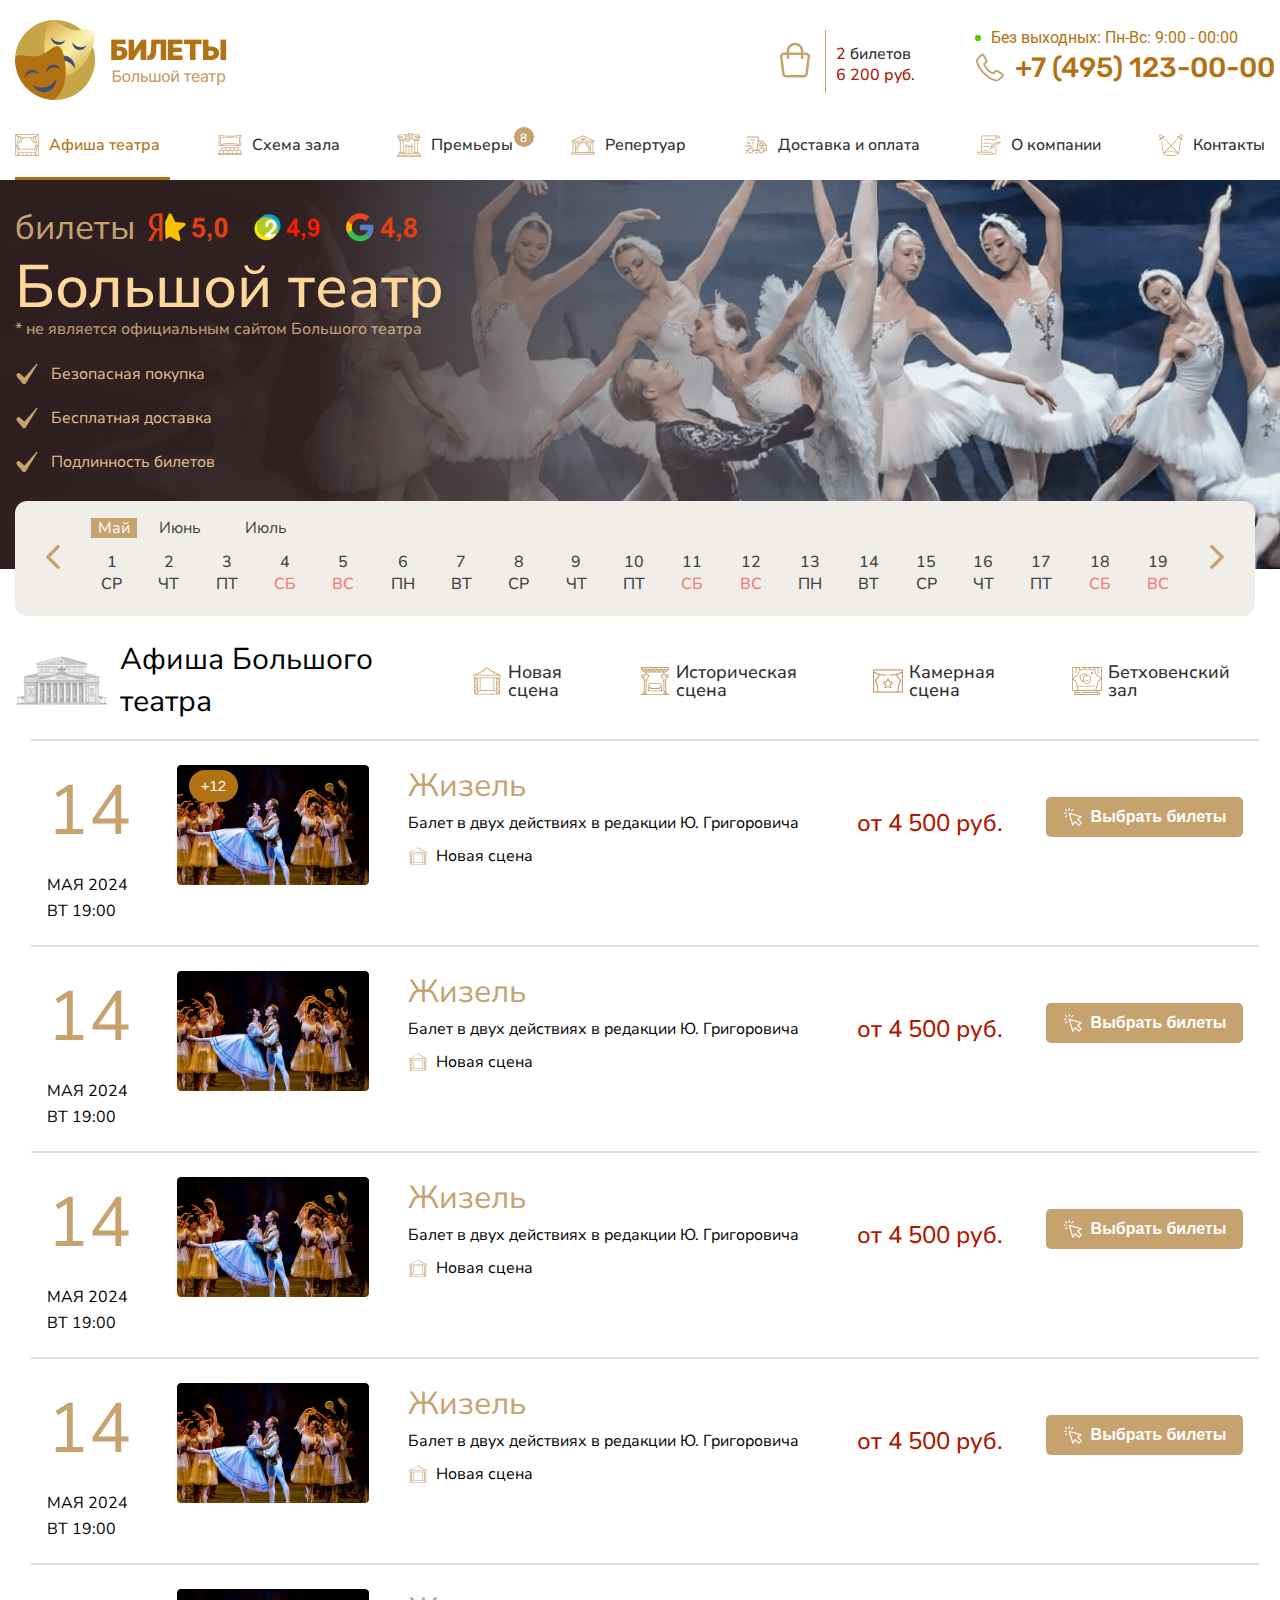
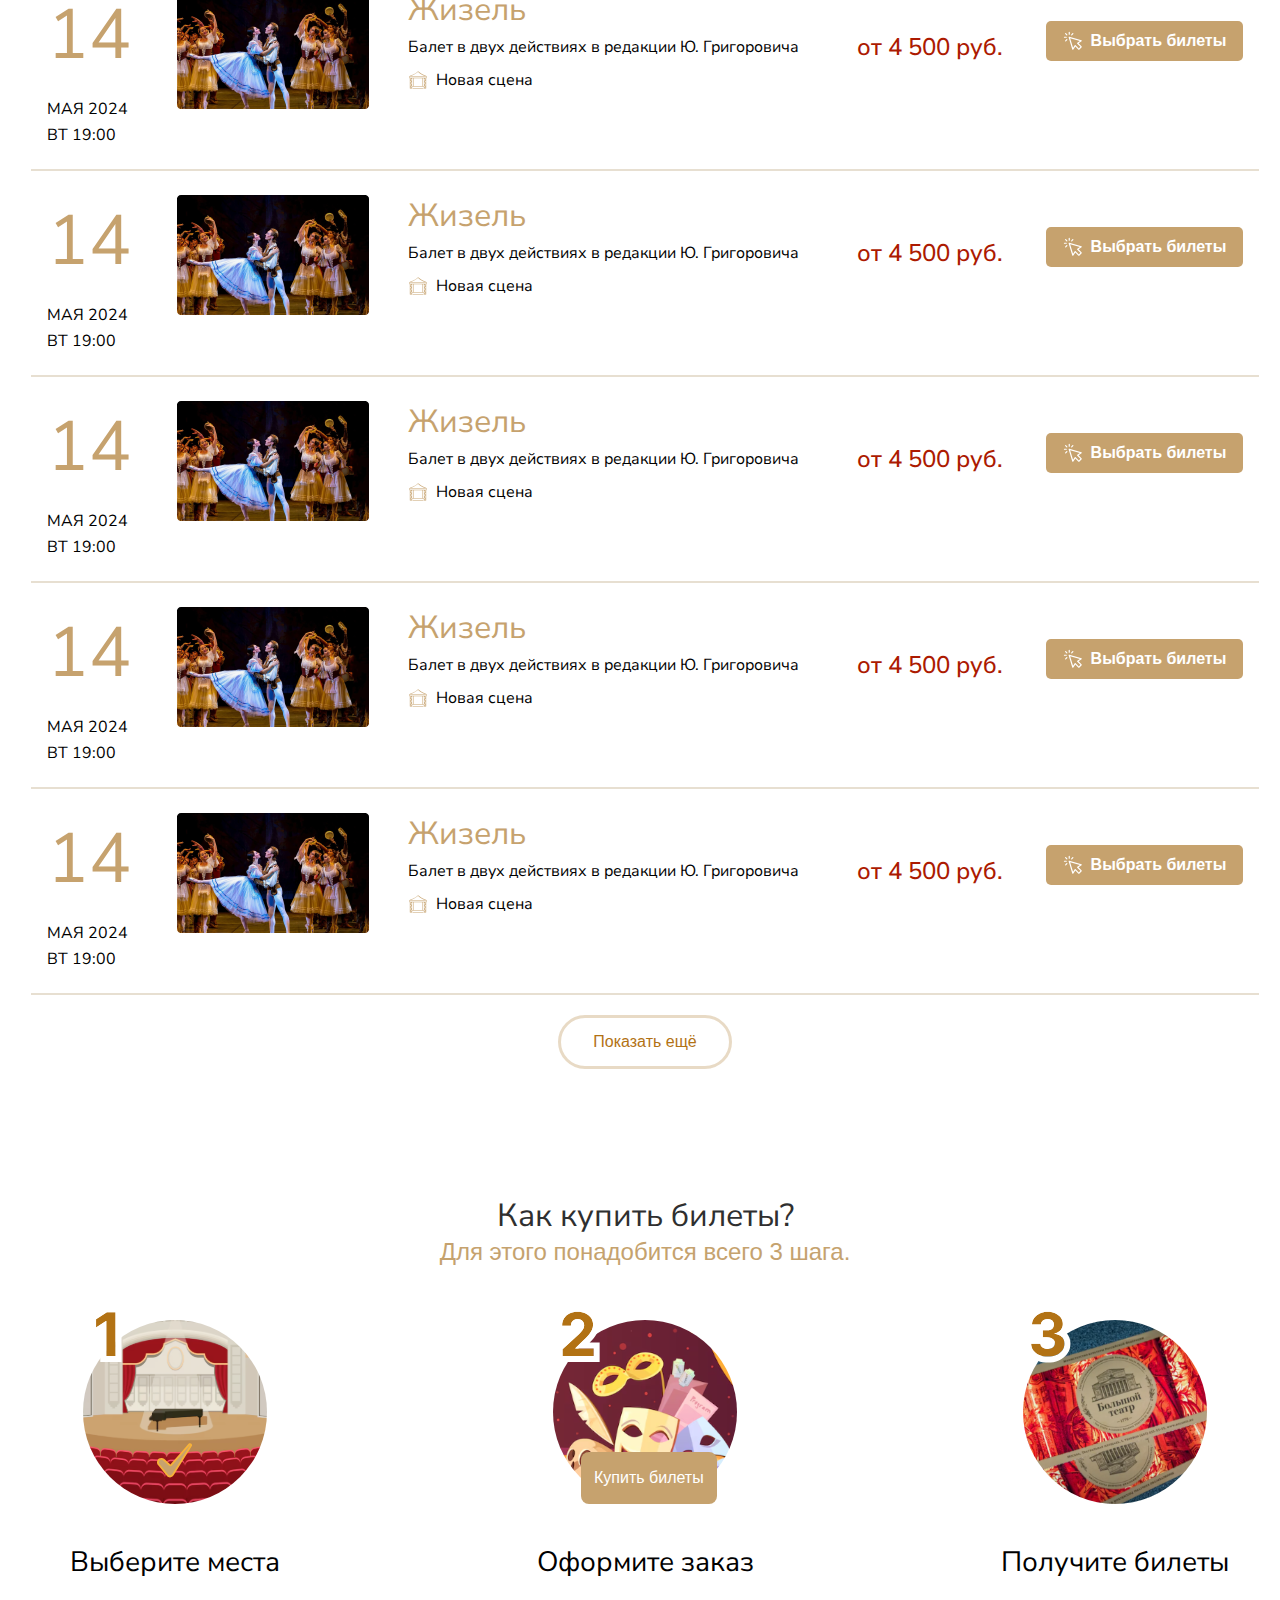
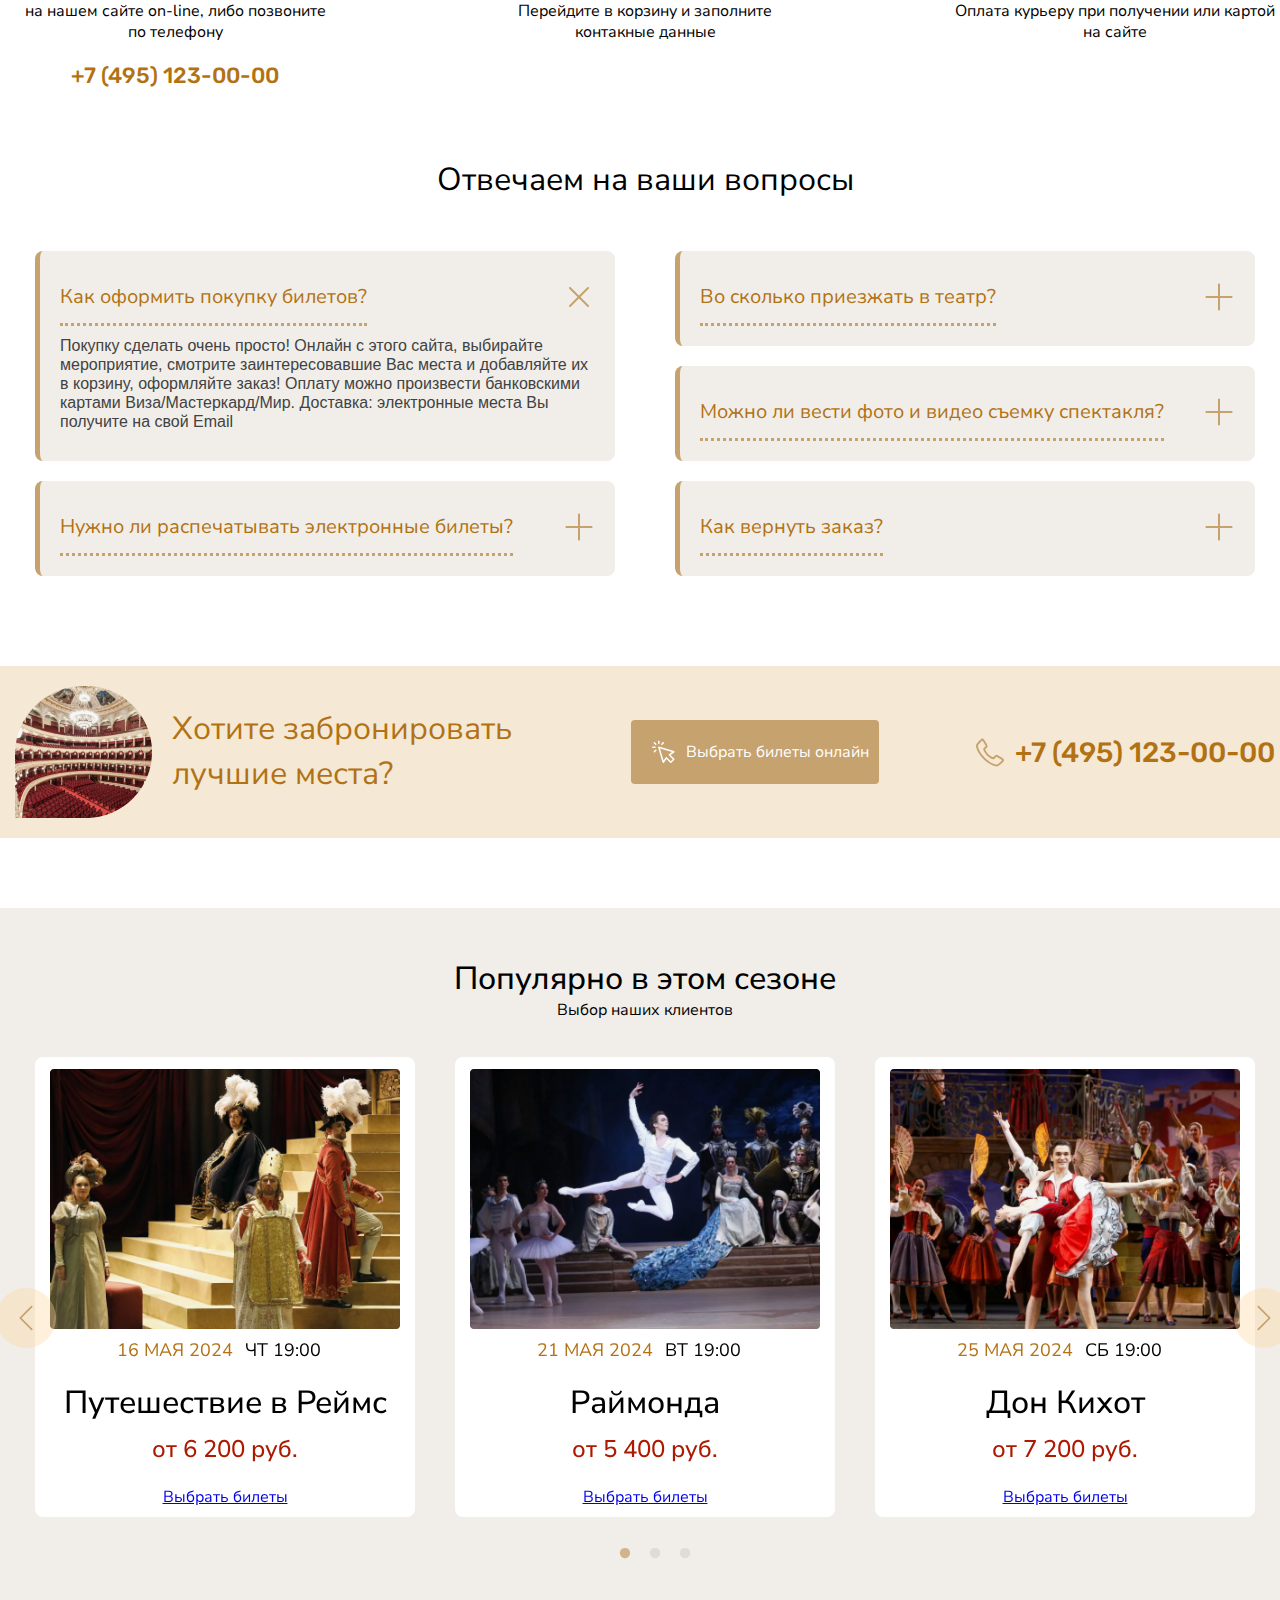
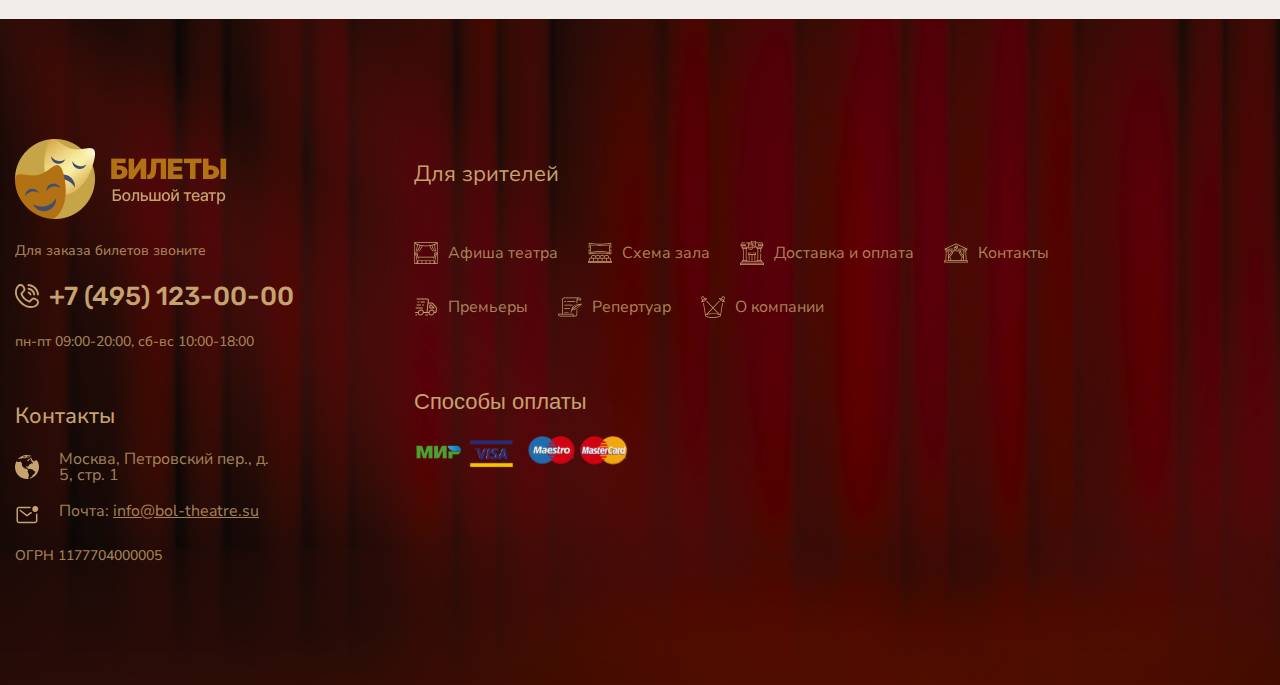
<file: index.html>
<!DOCTYPE html>
<html lang="en">
    <head>
        <meta charset="UTF-8">
        <meta name="viewport" content="width=device-width, initial-scale=1.0">
        <title>Главная - Большой театр</title>
        
        <!-- favicon -->
        <link rel="apple-touch-icon" sizes="180x180" href="./assets/img/favicon/apple-touch-icon.png">
        <link rel="icon" type="image/png" sizes="32x32" href="./assets/img/favicon/favicon-32x32.png">
        <link rel="icon" type="image/png" sizes="16x16" href="./assets/img/favicon/favicon-16x16.png">
        <link rel="manifest" href="./assets/img/favicon/site.webmanifest">

        <!-- стили -->
        <link rel="stylesheet" href="./assets/scss/main.css">
        <link rel="stylesheet" href="./assets/js/slick/slick-theme.css">
        <link rel="stylesheet" href="./assets/js/slick/slick.css">
    </head>
    <body>
        <header>
            <section class="navbar">
                <div class="container">
                    <div class="navbar__content">
                        <div class="prenavbar__content">
                            <div class="prenavbar__logo">
                                <a href="./index.html"><img
                                        src="./assets/img/logo.png"
                                        alt="logo"></a>
                            </div>
                            <div class="prenavbar__cart">
                                <div class="prenavbar__cart-item">
                                    <div class="prenavbar__cart-img">
                                        <img src="./assets/img/ico/basket.svg"
                                            alt="basket">
                                    </div>
                                    <div class="prenavbar__cart-basket">
                                        <p><span>2 </span>билетов</p>
                                        <a href="#">6 200 руб.</a>
                                    </div>
                                </div>
                                <div class="prenavbar__tel">
                                    <div class="prenavbar__tel-mode">
                                        <div class="pulse-icon"></div>
                                        <h4>Без выходных: Пн-Вс: 9:00 -
                                            00:00</h4>
                                    </div>
                                    <div class="prenavbar__tel-item">
                                        <img src="./assets/img/ico/phone.svg"
                                            alt="phone">
                                        <a href="tel:+7 (495) 123-00-00">+7 (495) 123-00-00</a>
                                    </div>
                                </div>
                            </div>
                        </div>
                        <div class="navbar__bottom">
                            <nav>
                                <ul>
                                    <li class="navbar__link-active"><img
                                            src="./assets/img/ico/navbar/theater.svg"
                                            alt="Афиша театра"><a href="#">Афиша
                                            театра</a></li>
                                    <li><img
                                            src="./assets/img/ico/navbar/schema.svg"
                                            alt="Схема зала"><a href="#">Схема
                                            зала</a></li>
                                    <li><img
                                            src="./assets/img/ico/navbar/premyer.svg"
                                            alt="Премьеры"><a href="#">Премьеры
                                            <span>8</span></a></li>
                                    <li><img
                                            src="./assets/img/ico/navbar/repertuar.svg"
                                            alt="Репертуар"><a
                                            href="#">Репертуар</a></li>
                                    <li><img
                                            src="./assets/img/ico/navbar/delivery.svg"
                                            alt="Доставка и оплата"><a
                                            href="#">Доставка и оплата</a></li>
                                    <li><img
                                            src="./assets/img/ico/navbar/about.svg"
                                            alt="О компании"><a href="#">О
                                            компании</a></li>
                                    <li><img
                                            src="./assets/img/ico/navbar/contact.svg"
                                            alt="Контакты"><a
                                            href="#">Контакты</a></li>
                                </ul>
                            </nav>
                        </div>
                    </div>
                </div>
            </section>
        </header>
        <main>
            <section class="info">
                <div class="container">
                    <div class="info__content">
                        <div class="info__ticket">
                            <h2>билеты</h2>
                            <img src="./assets/img/ticket.png" alt="ticket">
                        </div>
                        <div class="info__title">
                            <h1>Большой театр</h1>
                            <p>* не является официальным сайтом Большого
                                театра</p>
                        </div>
                        <div class="info__subtitle">
                            <div class="info__subtitle-item">
                                <img src="./assets/img/ico/check.svg"
                                    alt="check">
                                <p>Безопасная покупка</p>
                            </div>
                            <div class="info__subtitle-item">
                                <img src="./assets/img/ico/check.svg"
                                    alt="check">
                                <p>Бесплатная доставка</p>
                            </div>
                            <div class="info__subtitle-item">
                                <img src="./assets/img/ico/check.svg"
                                    alt="check">
                                <p>Подлинность билетов</p>
                            </div>
                        </div>
                    </div>
                    <div class="calendar__content">
                        <button><img src="./assets/img/ico/left.svg"
                                alt="left"></button>
                        <div class="calendar__day-container">
                            <div class="calendar__month">
                                <a class="calendar__month-active"
                                    href="#">Май</a>
                                <a href="#">Июнь</a>
                                <a href="#">Июль</a>
                            </div>
                            <div class="calendar__day">
                                <a href="#">1<span>СР</span></a>
                                <a href="#">2<span>ЧТ</span></a>
                                <a href="#">3<span>ПТ</span></a>
                                <a href="#">4<span class="rest">СБ</span></a>
                                <a href="#">5<span class="rest">ВС</span></a>
                                <a href="#">6<span>ПН</span></a>
                                <a href="#">7<span>ВТ</span></a>
                                <a href="#">8<span>СР</span></a>
                                <a href="#">9<span>ЧТ</span></a>
                                <a href="#">10<span>ПТ</span></a>
                                <a href="#">11<span class="rest">СБ</span></a>
                                <a href="#">12<span class="rest">ВС</span></a>
                                <a href="#">13<span>ПН</span></a>
                                <a href="#">14<span>ВТ</span></a>
                                <a href="#">15<span>СР</span></a>
                                <a href="#">16<span>ЧТ</span></a>
                                <a href="#">17<span>ПТ</span></a>
                                <a href="#">18<span class="rest">СБ</span></a>
                                <a href="#">19<span class="rest">ВС</span></a>
                            </div>
                        </div>
                        <button><img src="./assets/img/ico/right.svg"
                                alt="right"></button>
                    </div>
                </div>
            </section>
            <section class="table">
                <div class="container">
                    <div class="table__content">
                        <div class="table__intro">
                            <div class="table__intro-title">
                                <img src="./assets/img/ico/theatre-black.svg"
                                    alt="theater">
                                <h2>Афиша Большого театра</h2>
                            </div>
                            <div class="table__link-container">
                                <div class="table__link-item">
                                    <img src="./assets/img/ico/new_theatre.svg"
                                        alt="Новая сцена">
                                    <a href="#">Новая сцена</a>
                                </div>
                                <div class="table__link-item">
                                    <img
                                        src="./assets/img/ico/historical_scene.svg"
                                        alt="Историческая сцена">
                                    <a href="#">Историческая сцена</a>
                                </div>
                                <div class="table__link-item">
                                    <img src="./assets/img/ico/camer_scene.svg"
                                        alt="Камерная сцена">
                                    <a href="#">Камерная сцена</a>
                                </div>
                                <div class="table__link-item">
                                    <img
                                        src="./assets/img/ico/bethoven_scene.svg"
                                        alt="Бетховенский зал">
                                    <a href="#">Бетховенский зал</a>
                                </div>
                            </div>
                        </div>
                        <div class="table__wrapper">
                            <table>
                                <tbody>
                                    <th>
                                        <td>
                                            <div class="table__item-date">
                                                <h2>14</h2>
                                                <p>
                                                    МАЯ 2024
                                                </p>
                                                <p>
                                                    ВТ
                                                    19:00
                                                </p>
                                            </div>
                                        </td>
                                        <td>
                                            <div class="table__item-img">
                                                <img
                                                    src="./assets/img/theatre-item.png"
                                                    alt="theater">
                                                <span class="table__item-img-ico">+12</span>
                                            </div>
                                        </td>
                                        <td>
                                            <div class="table__item-title">
                                                <h2>Жизель</h2>
                                                <p>Балет в двух действиях в
                                                    редакции
                                                    Ю.
                                                    Григоровича</p>
                                                <a href="#"><img
                                                        src="./assets/img/ico/new_theatre-20.svg"
                                                        alt="Новая сцена">Новая
                                                    сцена</a>
                                            </div>
                                        </td>
                                        <td>
                                            <div class="table__item-price">
                                                <h3>от 4 500 руб.</h3>
                                            </div>
                                        </td>
                                        <td>
                                            <div class="table__item-link">
                                                <a href="#"><img
                                                        src="./assets/img/ico/click.svg"
                                                        alt="click">Выбрать
                                                    билеты</a>
                                            </div>
                                        </td>
                                    </th>
                                </tbody>
                                <tbody>
                                    <th>
                                        <td>
                                            <div class="table__item-date">
                                                <h2>14</h2>
                                                <p>
                                                    МАЯ 2024
                                                </p>
                                                <p>
                                                    ВТ
                                                    19:00
                                                </p>
                                            </div>
                                        </td>
                                        <td>
                                            <div class="table__item-img">
                                                <img
                                                    src="./assets/img/theatre-item.png"
                                                    alt="theater">
                                            </div>
                                        </td>
                                        <td>
                                            <div class="table__item-title">
                                                <h2>Жизель</h2>
                                                <p>Балет в двух действиях в
                                                    редакции
                                                    Ю.
                                                    Григоровича</p>
                                                <a href="#"><img
                                                        src="./assets/img/ico/new_theatre-20.svg"
                                                        alt="Новая сцена">Новая
                                                    сцена</a>
                                            </div>
                                        </td>
                                        <td>
                                            <div class="table__item-price">
                                                <h3>от 4 500 руб.</h3>
                                            </div>
                                        </td>
                                        <td>
                                            <div class="table__item-link">
                                                <a href="#"><img
                                                        src="./assets/img/ico/click.svg"
                                                        alt="click">Выбрать
                                                    билеты</a>
                                            </div>
                                        </td>
                                    </th>
                                </tbody>
                                <tbody>
                                    <th>
                                        <td>
                                            <div class="table__item-date">
                                                <h2>14</h2>
                                                <p>
                                                    МАЯ 2024
                                                </p>
                                                <p>
                                                    ВТ
                                                    19:00
                                                </p>
                                            </div>
                                        </td>
                                        <td>
                                            <div class="table__item-img">
                                                <img
                                                    src="./assets/img/theatre-item.png"
                                                    alt="theater">
                                            </div>
                                        </td>
                                        <td>
                                            <div class="table__item-title">
                                                <h2>Жизель</h2>
                                                <p>Балет в двух действиях в
                                                    редакции
                                                    Ю.
                                                    Григоровича</p>
                                                <a href="#"><img
                                                        src="./assets/img/ico/new_theatre-20.svg"
                                                        alt="Новая сцена">Новая
                                                    сцена</a>
                                            </div>
                                        </td>
                                        <td>
                                            <div class="table__item-price">
                                                <h3>от 4 500 руб.</h3>
                                            </div>
                                        </td>
                                        <td>
                                            <div class="table__item-link">
                                                <a href="#"><img
                                                        src="./assets/img/ico/click.svg"
                                                        alt="click">Выбрать
                                                    билеты</a>
                                            </div>
                                        </td>
                                    </th>
                                </tbody>
                                <tbody>
                                    <th>
                                        <td>
                                            <div class="table__item-date">
                                                <h2>14</h2>
                                                <p>
                                                    МАЯ 2024
                                                </p>
                                                <p>
                                                    ВТ
                                                    19:00
                                                </p>
                                            </div>
                                        </td>
                                        <td>
                                            <div class="table__item-img">
                                                <img
                                                    src="./assets/img/theatre-item.png"
                                                    alt="theater">
                                            </div>
                                        </td>
                                        <td>
                                            <div class="table__item-title">
                                                <h2>Жизель</h2>
                                                <p>Балет в двух действиях в
                                                    редакции
                                                    Ю.
                                                    Григоровича</p>
                                                <a href="#"><img
                                                        src="./assets/img/ico/new_theatre-20.svg"
                                                        alt="Новая сцена">Новая
                                                    сцена</a>
                                            </div>
                                        </td>
                                        <td>
                                            <div class="table__item-price">
                                                <h3>от 4 500 руб.</h3>
                                            </div>
                                        </td>
                                        <td>
                                            <div class="table__item-link">
                                                <a href="#"><img
                                                        src="./assets/img/ico/click.svg"
                                                        alt="click">Выбрать
                                                    билеты</a>
                                            </div>
                                        </td>
                                    </th>
                                </tbody>
                                <tbody>
                                    <th>
                                        <td>
                                            <div class="table__item-date">
                                                <h2>14</h2>
                                                <p>
                                                    МАЯ 2024
                                                </p>
                                                <p>
                                                    ВТ
                                                    19:00
                                                </p>
                                            </div>
                                        </td>
                                        <td>
                                            <div class="table__item-img">
                                                <img
                                                    src="./assets/img/theatre-item.png"
                                                    alt="theater">
                                            </div>
                                        </td>
                                        <td>
                                            <div class="table__item-title">
                                                <h2>Жизель</h2>
                                                <p>Балет в двух действиях в
                                                    редакции
                                                    Ю.
                                                    Григоровича</p>
                                                <a href="#"><img
                                                        src="./assets/img/ico/new_theatre-20.svg"
                                                        alt="Новая сцена">Новая
                                                    сцена</a>
                                            </div>
                                        </td>
                                        <td>
                                            <div class="table__item-price">
                                                <h3>от 4 500 руб.</h3>
                                            </div>
                                        </td>
                                        <td>
                                            <div class="table__item-link">
                                                <a href="#"><img
                                                        src="./assets/img/ico/click.svg"
                                                        alt="click">Выбрать
                                                    билеты</a>
                                            </div>
                                        </td>
                                    </th>
                                </tbody>
                                <tbody>
                                    <th>
                                        <td>
                                            <div class="table__item-date">
                                                <h2>14</h2>
                                                <p>
                                                    МАЯ 2024
                                                </p>
                                                <p>
                                                    ВТ
                                                    19:00
                                                </p>
                                            </div>
                                        </td>
                                        <td>
                                            <div class="table__item-img">
                                                <img
                                                    src="./assets/img/theatre-item.png"
                                                    alt="theater">
                                            </div>
                                        </td>
                                        <td>
                                            <div class="table__item-title">
                                                <h2>Жизель</h2>
                                                <p>Балет в двух действиях в
                                                    редакции
                                                    Ю.
                                                    Григоровича</p>
                                                <a href="#"><img
                                                        src="./assets/img/ico/new_theatre-20.svg"
                                                        alt="Новая сцена">Новая
                                                    сцена</a>
                                            </div>
                                        </td>
                                        <td>
                                            <div class="table__item-price">
                                                <h3>от 4 500 руб.</h3>
                                            </div>
                                        </td>
                                        <td>
                                            <div class="table__item-link">
                                                <a href="#"><img
                                                        src="./assets/img/ico/click.svg"
                                                        alt="click">Выбрать
                                                    билеты</a>
                                            </div>
                                        </td>
                                    </th>
                                </tbody>
                                <tbody>
                                    <th>
                                        <td>
                                            <div class="table__item-date">
                                                <h2>14</h2>
                                                <p>
                                                    МАЯ 2024
                                                </p>
                                                <p>
                                                    ВТ
                                                    19:00
                                                </p>
                                            </div>
                                        </td>
                                        <td>
                                            <div class="table__item-img">
                                                <img
                                                    src="./assets/img/theatre-item.png"
                                                    alt="theater">
                                            </div>
                                        </td>
                                        <td>
                                            <div class="table__item-title">
                                                <h2>Жизель</h2>
                                                <p>Балет в двух действиях в
                                                    редакции
                                                    Ю.
                                                    Григоровича</p>
                                                <a href="#"><img
                                                        src="./assets/img/ico/new_theatre-20.svg"
                                                        alt="Новая сцена">Новая
                                                    сцена</a>
                                            </div>
                                        </td>
                                        <td>
                                            <div class="table__item-price">
                                                <h3>от 4 500 руб.</h3>
                                            </div>
                                        </td>
                                        <td>
                                            <div class="table__item-link">
                                                <a href="#"><img
                                                        src="./assets/img/ico/click.svg"
                                                        alt="click">Выбрать
                                                    билеты</a>
                                            </div>
                                        </td>
                                    </th>
                                </tbody>
                                <tbody>
                                    <th>
                                        <td>
                                            <div class="table__item-date">
                                                <h2>14</h2>
                                                <p>
                                                    МАЯ 2024
                                                </p>
                                                <p>
                                                    ВТ
                                                    19:00
                                                </p>
                                            </div>
                                        </td>
                                        <td>
                                            <div class="table__item-img">
                                                <img
                                                    src="./assets/img/theatre-item.png"
                                                    alt="theater">
                                            </div>
                                        </td>
                                        <td>
                                            <div class="table__item-title">
                                                <h2>Жизель</h2>
                                                <p>Балет в двух действиях в
                                                    редакции
                                                    Ю.
                                                    Григоровича</p>
                                                <a href="#"><img
                                                        src="./assets/img/ico/new_theatre-20.svg"
                                                        alt="Новая сцена">Новая
                                                    сцена</a>
                                            </div>
                                        </td>
                                        <td>
                                            <div class="table__item-price">
                                                <h3>от 4 500 руб.</h3>
                                            </div>
                                        </td>
                                        <td>
                                            <div class="table__item-link">
                                                <a href="#"><img
                                                        src="./assets/img/ico/click.svg"
                                                        alt="click">Выбрать
                                                    билеты</a>
                                            </div>
                                        </td>
                                    </th>
                                </tbody>
                                <tbody>
                                    <th>
                                        <td>
                                            <div class="table__item-date">
                                                <h2>14</h2>
                                                <p>
                                                    МАЯ 2024
                                                </p>
                                                <p>
                                                    ВТ
                                                    19:00
                                                </p>
                                            </div>
                                        </td>
                                        <td>
                                            <div class="table__item-img">
                                                <img
                                                    src="./assets/img/theatre-item.png"
                                                    alt="theater">
                                            </div>
                                        </td>
                                        <td>
                                            <div class="table__item-title">
                                                <h2>Жизель</h2>
                                                <p>Балет в двух действиях в
                                                    редакции
                                                    Ю.
                                                    Григоровича</p>
                                                <a href="#"><img
                                                        src="./assets/img/ico/new_theatre-20.svg"
                                                        alt="Новая сцена">Новая
                                                    сцена</a>
                                            </div>
                                        </td>
                                        <td>
                                            <div class="table__item-price">
                                                <h3>от 4 500 руб.</h3>
                                            </div>
                                        </td>
                                        <td>
                                            <div class="table__item-link">
                                                <a href="#"><img
                                                        src="./assets/img/ico/click.svg"
                                                        alt="click">Выбрать
                                                    билеты</a>
                                            </div>
                                        </td>
                                    </th>
                                </tbody>
                            </table>
                            <button class="outline__btn">Показать ещё</button>
                        </div>
                    </div>
                </div>
            </section>
            <section class="bilet">
                <div class="container">
                    <div class="bilet__content">
                        <div class="bilet__intro">
                            <h2>Как купить билеты?</h2>
                            <h3>Для этого понадобится всего 3 шага.</h3>
                        </div>
                        <div class="bilet__cards">
                            <div class="bilet__card-item">
                                <div class="bilet__img">
                                    <img src="./assets/img/ico/bilet/1.svg"
                                        alt="1">
                                </div>
                                <div class="bilet__subtitle">
                                    <h3>Выберите места</h3>
                                    <p>на нашем сайте on-line, либо позвоните по
                                        телефону</p>
                                </div>
                                <a href="tel:+7 (495) 123-00-00">+7 (495)
                                    123-00-00</a>
                            </div>
                            <div class="bilet__card-item">
                                <div class="bilet__img">
                                    <img src="./assets/img/ico/bilet/2.svg"
                                        alt="1">
                                    <a href="#" class="outline__btn">Купить
                                        билеты</a>
                                </div>
                                <div class="bilet__subtitle">
                                    <h3>Оформите заказ</h3>
                                    <p>Перейдите в корзину и заполните контакные
                                        данные</p>
                                </div>
                            </div>
                            <div class="bilet__card-item">
                                <div class="bilet__img">
                                    <img src="./assets/img/ico/bilet/3.svg"
                                        alt="1">
                                </div>
                                <div class="bilet__subtitle">
                                    <h3>Получите билеты</h3>
                                    <p>Оплата курьеру при получении или картой
                                        на сайте</p>
                                </div>
                            </div>
                        </div>
                    </div>
                </div>
            </section>
            <section class="question">
                <div class="container">
                    <div class="question__content">
                        <div class="question__intro">
                            <h2>Отвечаем на ваши вопросы</h2>
                        </div>
                        <div class="question__accordeon-wrapper">
                            <div class="question__accordeon-wrapper-block">
                                <div class="question__accordeon-item">
                                    <div class="question__accordeon-head">
                                        <h3>Как оформить покупку билетов?</h3>
                                        <button><img
                                                src="./assets/img/ico/close.svg"
                                                alt="close"></button>
                                    </div>
                                    <div class="question__accordeon-body">
                                        <p>
                                            Покупку сделать очень просто! Онлайн
                                            с
                                            этого сайта, выбирайте мероприятие,
                                            смотрите заинтересовавшие Вас места
                                            и
                                            добавляйте их в корзину, оформляйте
                                            заказ! Оплату можно произвести
                                            банковскими картами
                                            Виза/Мастеркард/Мир.
                                            Доставка: электронные места Вы
                                            получите
                                            на свой Email
                                        </p>
                                    </div>
                                </div>
                                <div class="question__accordeon-item">
                                    <div class="question__accordeon-head">
                                        <h3>Нужно ли распечатывать электронные
                                            билеты?</h3>
                                        <button><img
                                                src="./assets/img/ico/close.svg"
                                                alt="close"></button>
                                    </div>
                                    <div class="question__accordeon-body">
                                        <p>
                                            Покупку сделать очень просто! Онлайн
                                            с
                                            этого сайта, выбирайте мероприятие,
                                            смотрите заинтересовавшие Вас места
                                            и
                                            добавляйте их в корзину, оформляйте
                                            заказ! Оплату можно произвести
                                            банковскими картами
                                            Виза/Мастеркард/Мир.
                                            Доставка: электронные места Вы
                                            получите
                                            на свой Email
                                        </p>
                                    </div>
                                </div>
                            </div>
                            <div class="question__accordeon-wrapper-block">
                                <div class="question__accordeon-item">
                                    <div class="question__accordeon-head">
                                        <h3>Во сколько приезжать в театр?</h3>
                                        <button><img
                                                src="./assets/img/ico/close.svg"
                                                alt="close"></button>
                                    </div>
                                    <div class="question__accordeon-body">
                                        <p>
                                            Покупку сделать очень просто! Онлайн
                                            с
                                            этого сайта, выбирайте мероприятие,
                                            смотрите заинтересовавшие Вас места
                                            и
                                            добавляйте их в корзину, оформляйте
                                            заказ! Оплату можно произвести
                                            банковскими картами
                                            Виза/Мастеркард/Мир.
                                            Доставка: электронные места Вы
                                            получите
                                            на свой Email
                                        </p>
                                    </div>
                                </div>
                                <div class="question__accordeon-item">
                                    <div class="question__accordeon-head">
                                        <h3>Можно ли вести фото и видео съемку
                                            спектакля?</h3>
                                        <button><img
                                                src="./assets/img/ico/close.svg"
                                                alt="close"></button>
                                    </div>
                                    <div class="question__accordeon-body">
                                        <p>
                                            Покупку сделать очень просто! Онлайн
                                            с
                                            этого сайта, выбирайте мероприятие,
                                            смотрите заинтересовавшие Вас места
                                            и
                                            добавляйте их в корзину, оформляйте
                                            заказ! Оплату можно произвести
                                            банковскими картами
                                            Виза/Мастеркард/Мир.
                                            Доставка: электронные места Вы
                                            получите
                                            на свой Email
                                        </p>
                                    </div>
                                </div>
                                <div class="question__accordeon-item">
                                    <div class="question__accordeon-head">
                                        <h3>Как вернуть заказ?</h3>
                                        <button><img
                                                src="./assets/img/ico/close.svg"
                                                alt="close"></button>
                                    </div>
                                    <div class="question__accordeon-body">
                                        <p>
                                            Покупку сделать очень просто! Онлайн
                                            с
                                            этого сайта, выбирайте мероприятие,
                                            смотрите заинтересовавшие Вас места
                                            и
                                            добавляйте их в корзину, оформляйте
                                            заказ! Оплату можно произвести
                                            банковскими картами
                                            Виза/Мастеркард/Мир.
                                            Доставка: электронные места Вы
                                            получите
                                            на свой Email
                                        </p>
                                    </div>
                                </div>
                            </div>
                        </div>
                    </div>
                </div>
            </section>
            <section class="brone">
                <div class="container">
                    <div class="brone__content">
                        <div class="brone__intro">
                            <img src="./assets/img/brone.png" alt="brone">
                            <h3>Хотите забронировать лучшие места?</h3>
                        </div>
                        <div class="brone__btn">
                            <a href="#"><img src="./assets/img/ico/click.svg"
                                    alt="click">Выбрать билеты онлайн</a>
                        </div>
                        <div class="brone__tel">
                            <img src="./assets/img/ico/phone.svg" alt="phone">
                            <a href="tel:+7 (495) 123-00-00">+7 (495) 123-00-00</a>
                        </div>
                    </div>
                </div>
            </section>
            <section class="popular">
                <div class="container">
                    <div class="popular__content">
                        <div class="popular__intro">
                            <h2>Популярно в этом сезоне</h2>
                            <p>Выбор наших клиентов</p>
                        </div>
                        <div class="popular__slider">
                            <button class="slick__btn slick-left-prev"><img
                                    src="./assets/img/ico/slick-left.svg"
                                    alt="left"></button>
                            <div class="popular__slider-wrapper">
                                <div class="popular__card-item">
                                    <div class="popular__card-img">
                                        <img src="./assets/img/popular/1.png"
                                            alt="1">
                                    </div>
                                    <div class="popular__card-intro">
                                        <p>16 МАЯ 2024<span>ЧТ 19:00</span></p>
                                        <h3>Путешествие в Реймс</h3>
                                        <h5>от 6 200 руб.</h5>
                                        <a href="#"><img
                                                src="./assets/img/ico/click.svg"
                                                alt="click">Выбрать билеты</a>
                                    </div>
                                </div>
                                <div class="popular__card-item">
                                    <div class="popular__card-img">
                                        <img src="./assets/img/popular/2.png"
                                            alt="2">
                                    </div>
                                    <div class="popular__card-intro">
                                        <p>21 МАЯ 2024<span>ВТ 19:00</span></p>
                                        <h3>Раймонда</h3>
                                        <h5>от 5 400 руб.</h5>
                                        <a href="#"><img
                                                src="./assets/img/ico/click.svg"
                                                alt="click">Выбрать билеты</a>
                                    </div>
                                </div>
                                <div class="popular__card-item">
                                    <div class="popular__card-img">
                                        <img src="./assets/img/popular/3.png"
                                            alt="3">
                                    </div>
                                    <div class="popular__card-intro">
                                        <p>25 МАЯ 2024<span>СБ 19:00</span></p>
                                        <h3>Дон Кихот</h3>
                                        <h5>от 7 200 руб.</h5>
                                        <a href="#"><img
                                                src="./assets/img/ico/click.svg"
                                                alt="click">Выбрать билеты</a>
                                    </div>
                                </div>
                                <div class="popular__card-item">
                                    <div class="popular__card-img">
                                        <img src="./assets/img/popular/1.png"
                                            alt="1">
                                    </div>
                                    <div class="popular__card-intro">
                                        <p>16 МАЯ 2024<span>ЧТ 19:00</span></p>
                                        <h3>Путешествие в Реймс</h3>
                                        <h5>от 6 200 руб.</h5>
                                        <a href="#"><img
                                                src="./assets/img/ico/click.svg"
                                                alt="click">Выбрать билеты</a>
                                    </div>
                                </div>
                                <div class="popular__card-item">
                                    <div class="popular__card-img">
                                        <img src="./assets/img/popular/2.png"
                                            alt="2">
                                    </div>
                                    <div class="popular__card-intro">
                                        <p>21 МАЯ 2024<span>ВТ 19:00</span></p>
                                        <h3>Раймонда</h3>
                                        <h5>от 5 400 руб.</h5>
                                        <a href="#"><img
                                                src="./assets/img/ico/click.svg"
                                                alt="click">Выбрать билеты</a>
                                    </div>
                                </div>
                                <div class="popular__card-item">
                                    <div class="popular__card-img">
                                        <img src="./assets/img/popular/3.png"
                                            alt="3">
                                    </div>
                                    <div class="popular__card-intro">
                                        <p>25 МАЯ 2024<span>СБ 19:00</span></p>
                                        <h3>Дон Кихот</h3>
                                        <h5>от 7 200 руб.</h5>
                                        <a href="#"><img
                                                src="./assets/img/ico/click.svg"
                                                alt="click">Выбрать билеты</a>
                                    </div>
                                </div>
                                <div class="popular__card-item">
                                    <div class="popular__card-img">
                                        <img src="./assets/img/popular/1.png"
                                            alt="1">
                                    </div>
                                    <div class="popular__card-intro">
                                        <p>16 МАЯ 2024<span>ЧТ 19:00</span></p>
                                        <h3>Путешествие в Реймс</h3>
                                        <h5>от 6 200 руб.</h5>
                                        <a href="#"><img
                                                src="./assets/img/ico/click.svg"
                                                alt="click">Выбрать билеты</a>
                                    </div>
                                </div>
                                <div class="popular__card-item">
                                    <div class="popular__card-img">
                                        <img src="./assets/img/popular/2.png"
                                            alt="2">
                                    </div>
                                    <div class="popular__card-intro">
                                        <p>21 МАЯ 2024<span>ВТ 19:00</span></p>
                                        <h3>Раймонда</h3>
                                        <h5>от 5 400 руб.</h5>
                                        <a href="#"><img
                                                src="./assets/img/ico/click.svg"
                                                alt="click">Выбрать билеты</a>
                                    </div>
                                </div>
                                <div class="popular__card-item">
                                    <div class="popular__card-img">
                                        <img src="./assets/img/popular/3.png"
                                            alt="3">
                                    </div>
                                    <div class="popular__card-intro">
                                        <p>25 МАЯ 2024<span>СБ 19:00</span></p>
                                        <h3>Дон Кихот</h3>
                                        <h5>от 7 200 руб.</h5>
                                        <a href="#"><img
                                                src="./assets/img/ico/click.svg"
                                                alt="click">Выбрать билеты</a>
                                    </div>
                                </div>
                            </div>
                            <button class="slick__btn slick-right-next"><img
                                    src="./assets/img/ico/slick-right.svg"
                                    alt="right"></button>
                        </div>
                    </div>
                </div>
            </section>
        </main>
        <footer>
            <div class="footer footer__main">
                <div class="container">
                    <div class="footer__content">
                        <div class="footer__block">
                            <div class="footer__block-item">
                                <div class="footer__logo">
                                    <a href="./index.html"><img
                                            src="./assets/img/logo.png"
                                            alt="logo"></a>
                                </div>
                                <div class="footer__tel">
                                    <p>Для заказа билетов звоните</p>
                                    <a href="tel:+7 (495) 123-00-00">
                                        <img src="./assets/img/ico/phone2.svg"
                                            alt="phone">
                                        +7 (495) 123-00-00
                                    </a>
                                </div>
                                <div class="footer__day">
                                    <p>пн-пт 09:00-20:00, сб-вс 10:00-18:00</p>
                                </div>
                            </div>
                            <div class="footer__block-item">
                                <h3>Контакты</h3>
                                <div class="footer__item-address">
                                    <img src="./assets/img/ico/world.svg" alt="world">
                                    <a href="#">Москва, Петровский пер., д. 5, стр. 1</a>
                                </div>
                                <div class="footer__item-address">
                                    <img src="./assets/img/ico/mail.svg" alt="mail">
                                    <a href="mailto:info@bol-theatre.su">Почта: <span>info@bol-theatre.su</span></a>
                                </div>
                                <p>
                                    ОГРН 1177704000005
                                </p>
                            </div>
                        </div>
                        <div class="footer__block">
                            <div class="footer__menu-link">
                                <p>Для зрителей</p>
                                <nav>
                                    <ul>
                                        <li><a href="#"><img src="./assets/img/ico/navbar/theater.svg" alt="Афиша театра">Афиша театра</a></li>
                                        <li><a href="#"><img src="./assets/img/ico/navbar/schema.svg" alt="Схема зала">Схема зала</a></li>
                                        <li><a href="#"><img src="./assets/img/ico/navbar/premyer.svg" alt="Доставка и оплата">Доставка и оплата</a></li>
                                        <li><a href="#"><img src="./assets/img/ico/navbar/repertuar.svg" alt="Контакты">Контакты</a></li>
                                        <li><a href="#"><img src="./assets/img/ico/navbar/delivery.svg" alt="Премьеры">Премьеры</a></li>
                                        <li><a href="#"><img src="./assets/img/ico/navbar/about.svg" alt="Репертуар">Репертуар</a></li>
                                        <li><a href="#"><img src="./assets/img/ico/navbar/contact.svg" alt="О компании">О компании</a></li>
                                    </ul>
                                </nav>
                            </div>
                            <div class="footer__pay">
                                <p>Способы оплаты</p>
                                <div class="footer__pay-ico">
                                    <img src="./assets/img/ico/pay1.svg" alt="pay1">
                                    <img src="./assets/img/ico/pay2.svg" alt="pay2">
                                </div>
                            </div>
                        </div>
                    </div>
                </div>
            </div>
        </footer>
        <script src="https://code.jquery.com/jquery-3.6.0.min.js"></script>
        <script src="./assets/js/slick/slick.min.js"></script>
        <script src="./assets/js/script.js"></script>
    </body>
</html>
</file>
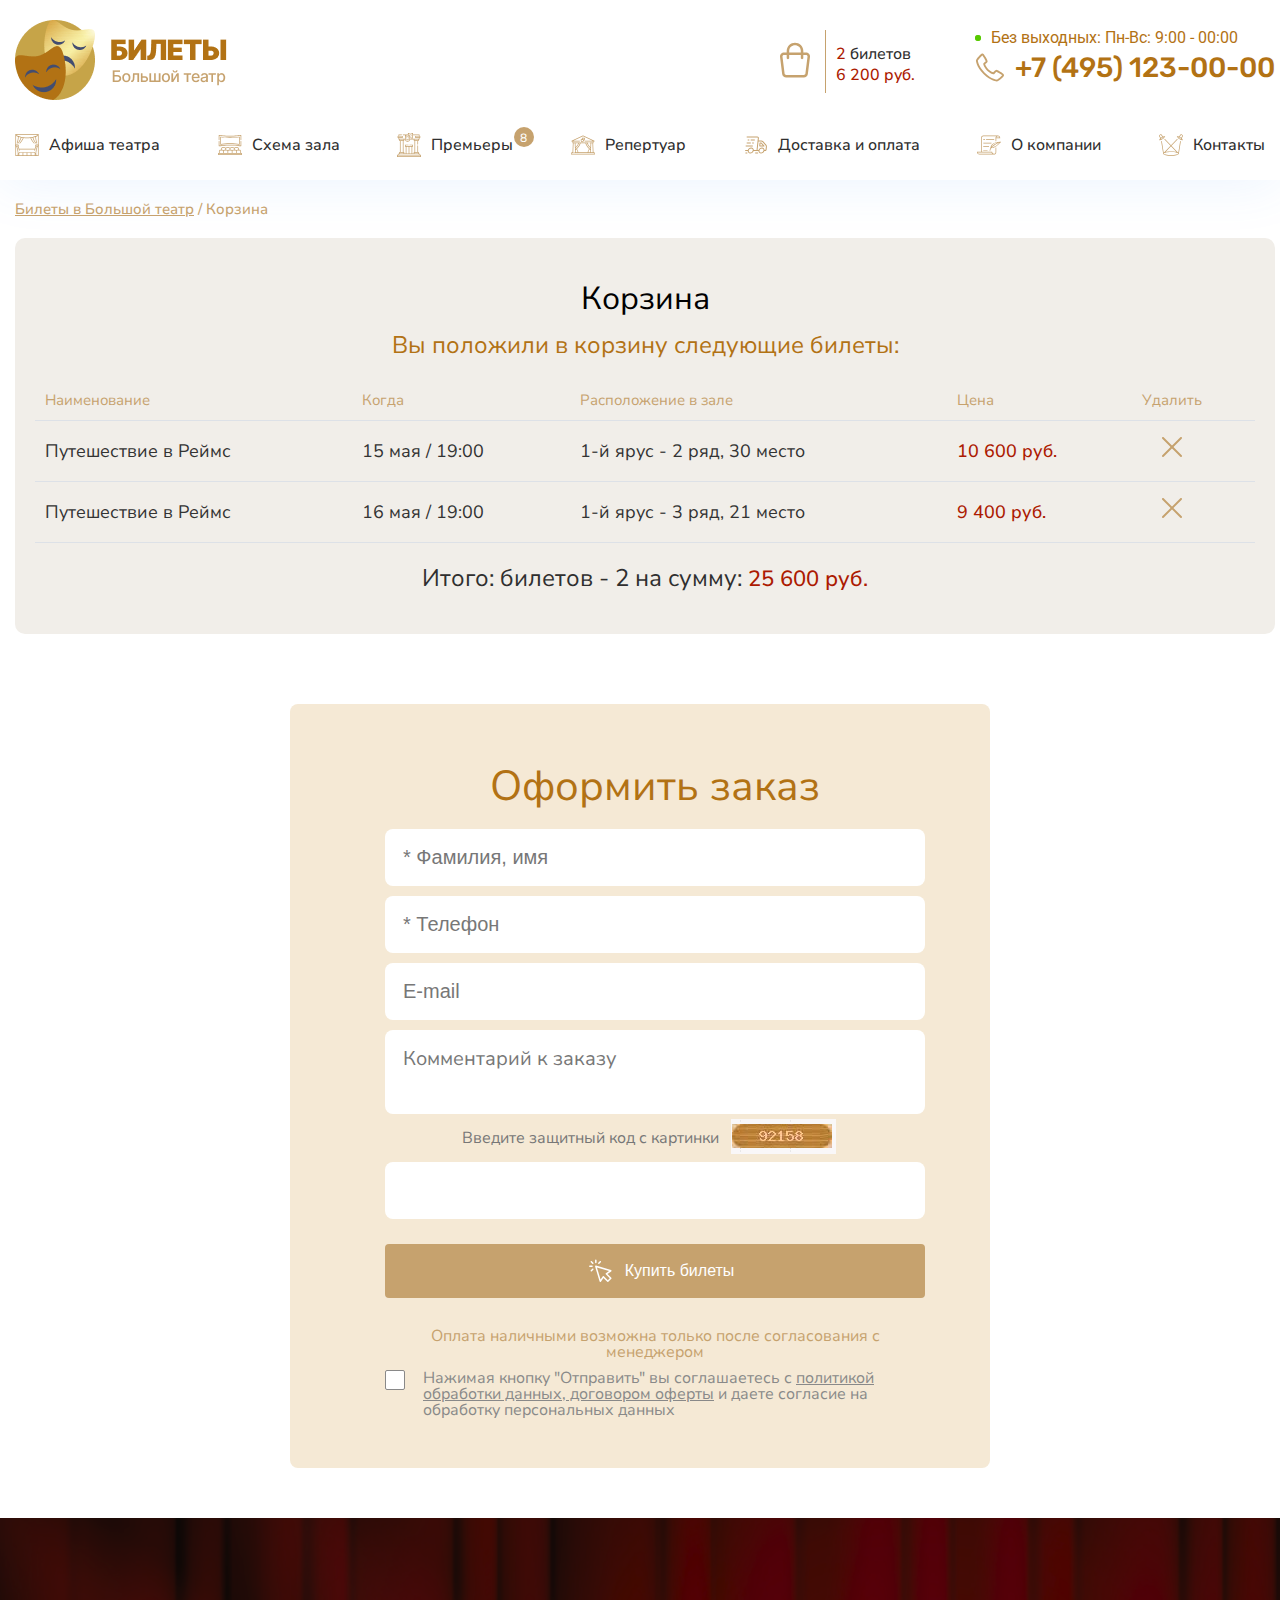
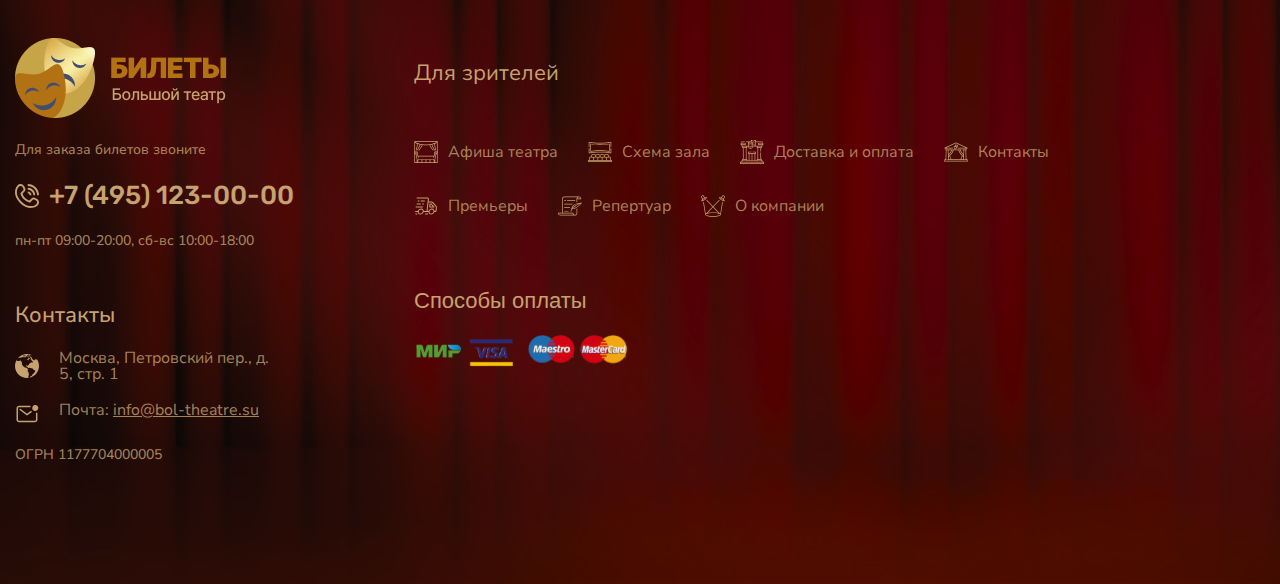
<file: cart.html>
<!DOCTYPE html>
<html lang="en">
    <head>
        <meta charset="UTF-8">
        <meta name="viewport" content="width=device-width, initial-scale=1.0">
        <title>Корзина - Большой театр</title>

        <!-- favicon -->
        <link rel="apple-touch-icon" sizes="180x180"
            href="./assets/img/favicon/apple-touch-icon.png">
        <link rel="icon" type="image/png" sizes="32x32"
            href="./assets/img/favicon/favicon-32x32.png">
        <link rel="icon" type="image/png" sizes="16x16"
            href="./assets/img/favicon/favicon-16x16.png">
        <link rel="manifest" href="./assets/img/favicon/site.webmanifest">

        <!-- стили -->
        <link rel="stylesheet" href="./assets/scss/main.css">
        <link rel="stylesheet" href="./assets/js/slick/slick-theme.css">
        <link rel="stylesheet" href="./assets/js/slick/slick.css">
    </head>
    <body>
        <header>
            <section class="cart__navbar navbar">
                <div class="container">
                    <div class="navbar__content">
                        <div class="prenavbar__content">
                            <div class="prenavbar__logo">
                                <a href="./index.html"><img
                                        src="./assets/img/logo.png"
                                        alt="logo"></a>
                            </div>
                            <div class="prenavbar__cart">
                                <div class="prenavbar__cart-item">
                                    <div class="prenavbar__cart-img">
                                        <img src="./assets/img/ico/basket.svg"
                                            alt="basket">
                                    </div>
                                    <div class="prenavbar__cart-basket">
                                        <p><span>2 </span>билетов</p>
                                        <a href="#">6 200 руб.</a>
                                    </div>
                                </div>
                                <div class="prenavbar__tel">
                                    <div class="prenavbar__tel-mode">
                                        <div class="pulse-icon"></div>
                                        <h4>Без выходных: Пн-Вс: 9:00 -
                                            00:00</h4>
                                    </div>
                                    <div class="prenavbar__tel-item">
                                        <img src="./assets/img/ico/phone.svg"
                                            alt="phone">
                                        <a href="tel:+7 (495) 123-00-00">+7
                                            (495) 123-00-00</a>
                                    </div>
                                </div>
                            </div>
                        </div>
                        <div class="navbar__bottom">
                            <nav>
                                <ul>
                                    <li><img
                                            src="./assets/img/ico/navbar/theater.svg"
                                            alt="Афиша театра"><a
                                            href="./index.html">Афиша
                                            театра</a></li>
                                    <li><img
                                            src="./assets/img/ico/navbar/schema.svg"
                                            alt="Схема зала"><a href="#">Схема
                                            зала</a></li>
                                    <li><img
                                            src="./assets/img/ico/navbar/premyer.svg"
                                            alt="Премьеры"><a href="#">Премьеры
                                            <span>8</span></a></li>
                                    <li><img
                                            src="./assets/img/ico/navbar/repertuar.svg"
                                            alt="Репертуар"><a
                                            href="#">Репертуар</a></li>
                                    <li><img
                                            src="./assets/img/ico/navbar/delivery.svg"
                                            alt="Доставка и оплата"><a
                                            href="#">Доставка и оплата</a></li>
                                    <li><img
                                            src="./assets/img/ico/navbar/about.svg"
                                            alt="О компании"><a href="#">О
                                            компании</a></li>
                                    <li><img
                                            src="./assets/img/ico/navbar/contact.svg"
                                            alt="Контакты"><a
                                            href="#">Контакты</a></li>
                                </ul>
                            </nav>
                        </div>
                    </div>
                </div>
            </section>
        </header>
        <main>
            <section class="cart">
                <div class="container">
                    <div class="cart__content">
                        <div class="cart__subtitle">
                            <a href="./index.html"><span>Билеты в Большой
                                    театр</span> / Корзина</a>
                        </div>
                        <div class="cart__wrapper">
                            <div class="cart__wrapper-title">
                                <h2>Корзина</h2>
                                <p>
                                    Вы положили в корзину следующие билеты:
                                </p>
                            </div>
                            <div class="cart__wrapper-table">
                                <table>
                                    <thead>
                                        <tr>
                                            <th>Наименование</th>
                                            <th>Когда</th>
                                            <th>Расположение в зале</th>
                                            <th>Цена</th>
                                            <th>Удалить</th>
                                        </tr>
                                    </thead>
                                    <tbody>
                                        <tr>
                                            <td>Путешествие в Реймс</td>
                                            <td>15 мая / 19:00</td>
                                            <td>1-й ярус - 2 ряд, 30 место</td>
                                            <td class="price">10 600 руб.</td>
                                            <td class="close"><img
                                                    src="./assets/img/ico/close_big.svg"
                                                    alt="close"></td>
                                        </tr>
                                        <tr>
                                            <td>Путешествие в Реймс</td>
                                            <td>16 мая / 19:00</td>
                                            <td>1-й ярус - 3 ряд, 21 место</td>
                                            <td class="price">9 400 руб.</td>
                                            <td class="close"><img
                                                    src="./assets/img/ico/close_big.svg"
                                                    alt="close"></td>
                                        </tr>
                                    </tbody>
                                </table>
                                <div class="total">
                                    <h3>Итого: билетов - 2 на сумму:
                                        <span>25 600 руб.</span></h3>
                                </div>
                            </div>
                        </div>
                    </div>
                </div>
            </section>
            <section class="contact">
                <div class="container">
                    <div class="contact__content">
                        <div class="contact__intro">
                            <h2>Оформить заказ</h2>
                        </div>
                        <div class="contact__form">
                            <form action="#">
                                <input type="text" placeholder="* Фамилия, имя">
                                <input type="text" placeholder="* Телефон">
                                <input type="text" placeholder="E-mail">
                                <textarea name="comment" id="commnet" placeholder="Комментарий к заказу"></textarea>
                                <div class="contact__form-captcha">
                                    <p>Введите защитный код с картинки</p>
                                    <div class="contact__form-captcha-item">
                                        <img src="./assets/img/ico/captcha.svg"
                                            alt="captcha">
                                    </div>
                                </div>
                                <input type="number" class="captcha">
                                <button type="submit" class="br__outline-btn">
                                    <img src="./assets/img/ico/click.svg"
                                        alt="click">
                                    Купить билеты
                                </button>
                                <p class="captcha__politics">Оплата наличными возможна только после
                                    согласования с менеджером</p>
                                <div class="contact__form-politics">
                                    <form action="#">
                                        <input type="checkbox" name="Политика"
                                            id="cb1">
                                        <label for="cb1"></label>
                                        <p>Нажимая кнопку "Отправить" вы
                                            соглашаетесь с <a href="#">политикой обработки
                                            данных, договором оферты</a> и даете
                                            согласие на обработку персональных
                                            данных</p>
                                    </form>
                                </div>
                            </form>
                        </div>
                    </div>
                </div>
            </section>
        </main>
        <footer>
            <div class="footer footer__main">
                <div class="container">
                    <div class="footer__content">
                        <div class="footer__block">
                            <div class="footer__block-item">
                                <div class="footer__logo">
                                    <a href="./index.html"><img
                                            src="./assets/img/logo.png"
                                            alt="logo"></a>
                                </div>
                                <div class="footer__tel">
                                    <p>Для заказа билетов звоните</p>
                                    <a href="tel:+7 (495) 123-00-00">
                                        <img src="./assets/img/ico/phone2.svg"
                                            alt="phone">
                                        +7 (495) 123-00-00
                                    </a>
                                </div>
                                <div class="footer__day">
                                    <p>пн-пт 09:00-20:00, сб-вс 10:00-18:00</p>
                                </div>
                            </div>
                            <div class="footer__block-item">
                                <h3>Контакты</h3>
                                <div class="footer__item-address">
                                    <img src="./assets/img/ico/world.svg"
                                        alt="world">
                                    <a href="#">Москва, Петровский пер., д. 5,
                                        стр. 1</a>
                                </div>
                                <div class="footer__item-address">
                                    <img src="./assets/img/ico/mail.svg"
                                        alt="mail">
                                    <a href="mailto:info@bol-theatre.su">Почта:
                                        <span>info@bol-theatre.su</span></a>
                                </div>
                                <p>
                                    ОГРН 1177704000005
                                </p>
                            </div>
                        </div>
                        <div class="footer__block">
                            <div class="footer__menu-link">
                                <p>Для зрителей</p>
                                <nav>
                                    <ul>
                                        <li><a href="#"><img
                                                    src="./assets/img/ico/navbar/theater.svg"
                                                    alt="Афиша театра">Афиша
                                                театра</a></li>
                                        <li><a href="#"><img
                                                    src="./assets/img/ico/navbar/schema.svg"
                                                    alt="Схема зала">Схема
                                                зала</a></li>
                                        <li><a href="#"><img
                                                    src="./assets/img/ico/navbar/premyer.svg"
                                                    alt="Доставка и оплата">Доставка
                                                и оплата</a></li>
                                        <li><a href="#"><img
                                                    src="./assets/img/ico/navbar/repertuar.svg"
                                                    alt="Контакты">Контакты</a></li>
                                        <li><a href="#"><img
                                                    src="./assets/img/ico/navbar/delivery.svg"
                                                    alt="Премьеры">Премьеры</a></li>
                                        <li><a href="#"><img
                                                    src="./assets/img/ico/navbar/about.svg"
                                                    alt="Репертуар">Репертуар</a></li>
                                        <li><a href="#"><img
                                                    src="./assets/img/ico/navbar/contact.svg"
                                                    alt="О компании">О
                                                компании</a></li>
                                    </ul>
                                </nav>
                            </div>
                            <div class="footer__pay">
                                <p>Способы оплаты</p>
                                <div class="footer__pay-ico">
                                    <img src="./assets/img/ico/pay1.svg"
                                        alt="pay1">
                                    <img src="./assets/img/ico/pay2.svg"
                                        alt="pay2">
                                </div>
                            </div>
                        </div>
                    </div>
                </div>
            </div>
        </footer>
        <script src="https://code.jquery.com/jquery-3.6.0.min.js"></script>
        <script src="./assets/js/slick/slick.min.js"></script>
        <script src="./assets/js/script.js"></script>
    </body>
</html>
</file>
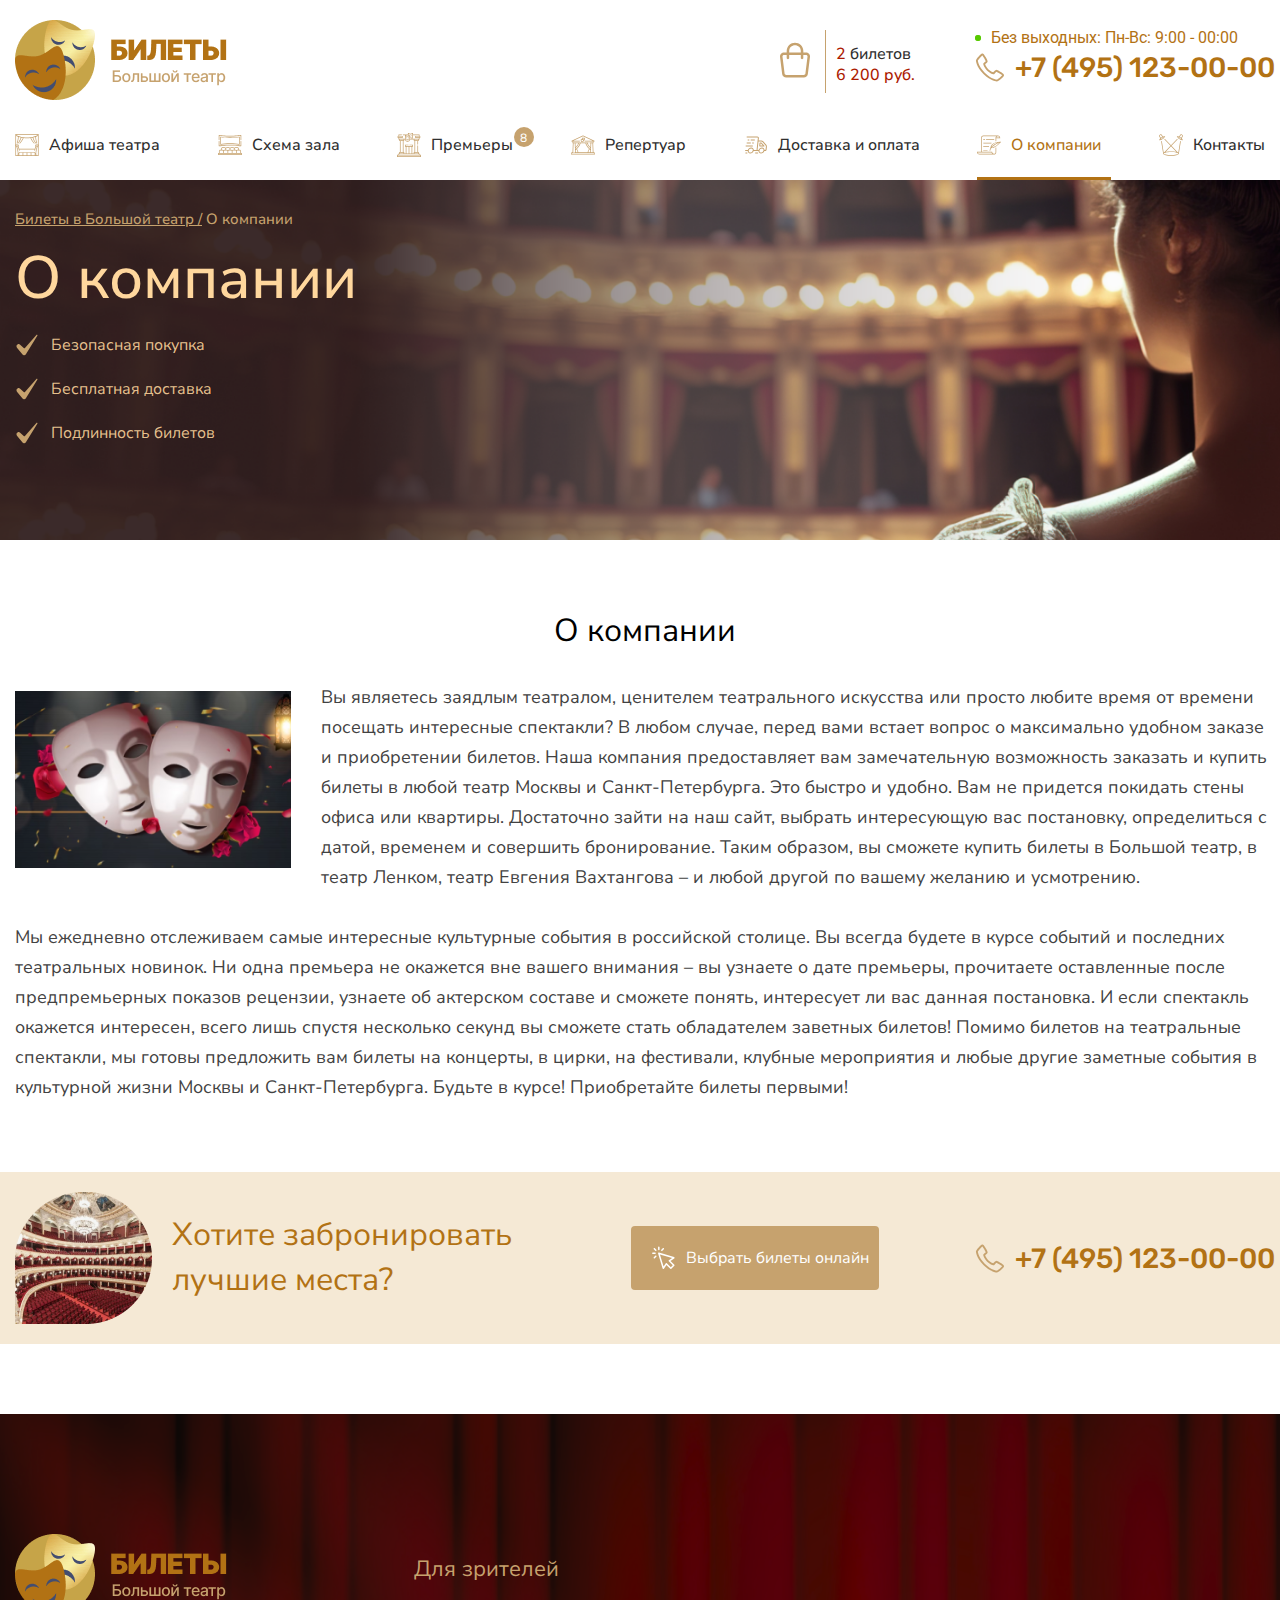
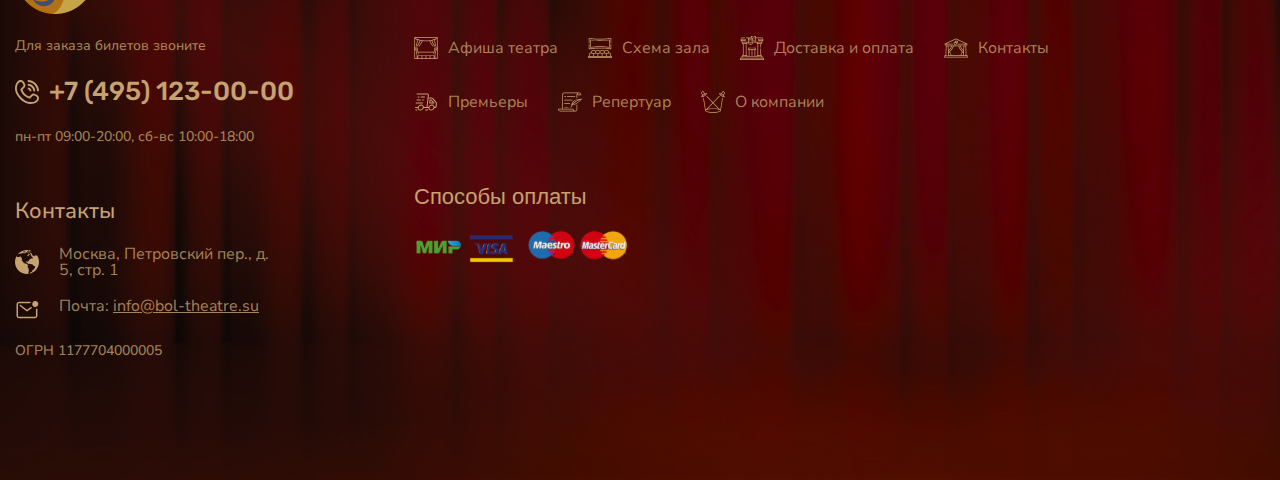
<file: company.html>
<!DOCTYPE html>
<html lang="en">
    <head>
        <meta charset="UTF-8">
        <meta name="viewport" content="width=device-width, initial-scale=1.0">
        <title>О компании - Большой театр</title>

        <!-- favicon -->
        <link rel="apple-touch-icon" sizes="180x180"
            href="./assets/img/favicon/apple-touch-icon.png">
        <link rel="icon" type="image/png" sizes="32x32"
            href="./assets/img/favicon/favicon-32x32.png">
        <link rel="icon" type="image/png" sizes="16x16"
            href="./assets/img/favicon/favicon-16x16.png">
        <link rel="manifest" href="./assets/img/favicon/site.webmanifest">

        <!-- стили -->
        <link rel="stylesheet" href="./assets/scss/main.css">
        <link rel="stylesheet" href="./assets/js/slick/slick-theme.css">
        <link rel="stylesheet" href="./assets/js/slick/slick.css">
    </head>
    <body>
        <header>
            <section class="navbar">
                <div class="container">
                    <div class="navbar__content">
                        <div class="prenavbar__content">
                            <div class="prenavbar__logo">
                                <a href="./index.html"><img
                                        src="./assets/img/logo.png"
                                        alt="logo"></a>
                            </div>
                            <div class="prenavbar__cart">
                                <div class="prenavbar__cart-item">
                                    <div class="prenavbar__cart-img">
                                        <img src="./assets/img/ico/basket.svg"
                                            alt="basket">
                                    </div>
                                    <div class="prenavbar__cart-basket">
                                        <p><span>2 </span>билетов</p>
                                        <a href="#">6 200 руб.</a>
                                    </div>
                                </div>
                                <div class="prenavbar__tel">
                                    <div class="prenavbar__tel-mode">
                                        <div class="pulse-icon"></div>
                                        <h4>Без выходных: Пн-Вс: 9:00 -
                                            00:00</h4>
                                    </div>
                                    <div class="prenavbar__tel-item">
                                        <img src="./assets/img/ico/phone.svg"
                                            alt="phone">
                                        <a href="tel:+7 (495) 123-00-00">+7
                                            (495) 123-00-00</a>
                                    </div>
                                </div>
                            </div>
                        </div>
                        <div class="navbar__bottom">
                            <nav>
                                <ul>
                                    <li><img
                                            src="./assets/img/ico/navbar/theater.svg"
                                            alt="Афиша театра"><a
                                            href="./index.html">Афиша
                                            театра</a></li>
                                    <li><img
                                            src="./assets/img/ico/navbar/schema.svg"
                                            alt="Схема зала"><a href="#">Схема
                                            зала</a></li>
                                    <li><img
                                            src="./assets/img/ico/navbar/premyer.svg"
                                            alt="Премьеры"><a href="#">Премьеры
                                            <span>8</span></a></li>
                                    <li><img
                                            src="./assets/img/ico/navbar/repertuar.svg"
                                            alt="Репертуар"><a
                                            href="#">Репертуар</a></li>
                                    <li><img
                                            src="./assets/img/ico/navbar/delivery.svg"
                                            alt="Доставка и оплата"><a
                                            href="#">Доставка и оплата</a></li>
                                    <li class="navbar__link-active"><img
                                            src="./assets/img/ico/navbar/about.svg"
                                            alt="О компании"><a href="#">О
                                            компании</a></li>
                                    <li><img
                                            src="./assets/img/ico/navbar/contact.svg"
                                            alt="Контакты"><a
                                            href="#">Контакты</a></li>
                                </ul>
                            </nav>
                        </div>
                    </div>
                </div>
            </section>
        </header>
        <main>
            <section class="info company">
                <div class="container">
                    <div class="info__content">
                        <div class="repertuar__subtitle">
                            <a href="./index.html"><span>Билеты в Большой театр
                                    /</span> О компании</a>
                        </div>
                        <div class="info__title perfomance__title">
                            <h1>О компании</h1>
                        </div>
                        <div class="info__subtitle">
                            <div class="info__subtitle-item">
                                <img src="./assets/img/ico/check.svg"
                                    alt="check">
                                <p>Безопасная покупка</p>
                            </div>
                            <div class="info__subtitle-item">
                                <img src="./assets/img/ico/check.svg"
                                    alt="check">
                                <p>Бесплатная доставка</p>
                            </div>
                            <div class="info__subtitle-item">
                                <img src="./assets/img/ico/check.svg"
                                    alt="check">
                                <p>Подлинность билетов</p>
                            </div>
                        </div>
                    </div>
                </div>
            </section>
            <section class="about">
                <div class="container">
                    <div class="about__content">
                        <div class="about__intro">
                            <h2>О компании</h2>
                        </div>
                        <div class="about__subtitle">
                            <img src="./assets/img/company.png" alt="company">
                            <p>
                                Вы являетесь заядлым театралом, ценителем
                                театрального искусства или просто любите время
                                от времени посещать интересные спектакли? В
                                любом случае, перед вами встает вопрос о
                                максимально удобном заказе и приобретении
                                билетов. Наша компания предоставляет вам
                                замечательную возможность заказать и купить
                                билеты в любой театр Москвы и Санкт-Петербурга.
                                Это быстро и удобно. Вам не придется покидать
                                стены офиса или квартиры. Достаточно зайти на
                                наш сайт, выбрать интересующую вас постановку,
                                определиться с датой, временем и совершить
                                бронирование. Таким образом, вы сможете купить
                                билеты в Большой театр, в театр Ленком, театр
                                Евгения Вахтангова – и любой другой по вашему
                                желанию и усмотрению.
                            </p>
                        </div>
                        <div class="about__subtitle">
                            <p>
                                Мы ежедневно отслеживаем самые интересные
                                культурные события в российской столице. Вы
                                всегда будете в курсе событий и последних
                                театральных новинок. Ни одна премьера не
                                окажется вне вашего внимания – вы узнаете о дате
                                премьеры, прочитаете оставленные после
                                предпремьерных показов рецензии, узнаете об
                                актерском составе и сможете понять, интересует
                                ли вас данная постановка. И если спектакль
                                окажется интересен, всего лишь спустя несколько
                                секунд вы сможете стать обладателем заветных
                                билетов! Помимо билетов на театральные
                                спектакли, мы готовы предложить вам билеты на
                                концерты, в цирки, на фестивали, клубные
                                мероприятия и любые другие заметные события в
                                культурной жизни Москвы и Санкт-Петербурга.
                                Будьте в курсе! Приобретайте билеты первыми!
                            </p>
                        </div>
                    </div>
                </div>
            </section>
            <section class="brone">
                <div class="container">
                    <div class="brone__content">
                        <div class="brone__intro">
                            <img src="./assets/img/brone.png" alt="brone">
                            <h3>Хотите забронировать лучшие места?</h3>
                        </div>
                        <div class="brone__btn">
                            <a href="#"><img src="./assets/img/ico/click.svg"
                                    alt="click">Выбрать билеты онлайн</a>
                        </div>
                        <div class="brone__tel">
                            <img src="./assets/img/ico/phone.svg" alt="phone">
                            <a href="tel:+7 (495) 123-00-00">+7 (495)
                                123-00-00</a>
                        </div>
                    </div>
                </div>
            </section>
        </main>
        <footer>
            <div class="footer footer__main">
                <div class="container">
                    <div class="footer__content">
                        <div class="footer__block">
                            <div class="footer__block-item">
                                <div class="footer__logo">
                                    <a href="./index.html"><img
                                            src="./assets/img/logo.png"
                                            alt="logo"></a>
                                </div>
                                <div class="footer__tel">
                                    <p>Для заказа билетов звоните</p>
                                    <a href="tel:+7 (495) 123-00-00">
                                        <img src="./assets/img/ico/phone2.svg"
                                            alt="phone">
                                        +7 (495) 123-00-00
                                    </a>
                                </div>
                                <div class="footer__day">
                                    <p>пн-пт 09:00-20:00, сб-вс 10:00-18:00</p>
                                </div>
                            </div>
                            <div class="footer__block-item">
                                <h3>Контакты</h3>
                                <div class="footer__item-address">
                                    <img src="./assets/img/ico/world.svg"
                                        alt="world">
                                    <a href="#">Москва, Петровский пер., д. 5,
                                        стр. 1</a>
                                </div>
                                <div class="footer__item-address">
                                    <img src="./assets/img/ico/mail.svg"
                                        alt="mail">
                                    <a href="mailto:info@bol-theatre.su">Почта:
                                        <span>info@bol-theatre.su</span></a>
                                </div>
                                <p>
                                    ОГРН 1177704000005
                                </p>
                            </div>
                        </div>
                        <div class="footer__block">
                            <div class="footer__menu-link">
                                <p>Для зрителей</p>
                                <nav>
                                    <ul>
                                        <li><a href="#"><img
                                                    src="./assets/img/ico/navbar/theater.svg"
                                                    alt="Афиша театра">Афиша
                                                театра</a></li>
                                        <li><a href="#"><img
                                                    src="./assets/img/ico/navbar/schema.svg"
                                                    alt="Схема зала">Схема
                                                зала</a></li>
                                        <li><a href="#"><img
                                                    src="./assets/img/ico/navbar/premyer.svg"
                                                    alt="Доставка и оплата">Доставка
                                                и оплата</a></li>
                                        <li><a href="#"><img
                                                    src="./assets/img/ico/navbar/repertuar.svg"
                                                    alt="Контакты">Контакты</a></li>
                                        <li><a href="#"><img
                                                    src="./assets/img/ico/navbar/delivery.svg"
                                                    alt="Премьеры">Премьеры</a></li>
                                        <li><a href="#"><img
                                                    src="./assets/img/ico/navbar/about.svg"
                                                    alt="Репертуар">Репертуар</a></li>
                                        <li><a href="#"><img
                                                    src="./assets/img/ico/navbar/contact.svg"
                                                    alt="О компании">О
                                                компании</a></li>
                                    </ul>
                                </nav>
                            </div>
                            <div class="footer__pay">
                                <p>Способы оплаты</p>
                                <div class="footer__pay-ico">
                                    <img src="./assets/img/ico/pay1.svg"
                                        alt="pay1">
                                    <img src="./assets/img/ico/pay2.svg"
                                        alt="pay2">
                                </div>
                            </div>
                        </div>
                    </div>
                </div>
            </div>
        </footer>
        <script src="https://code.jquery.com/jquery-3.6.0.min.js"></script>
        <script src="./assets/js/slick/slick.min.js"></script>
        <script src="./assets/js/script.js"></script>
    </body>
</html>
</file>
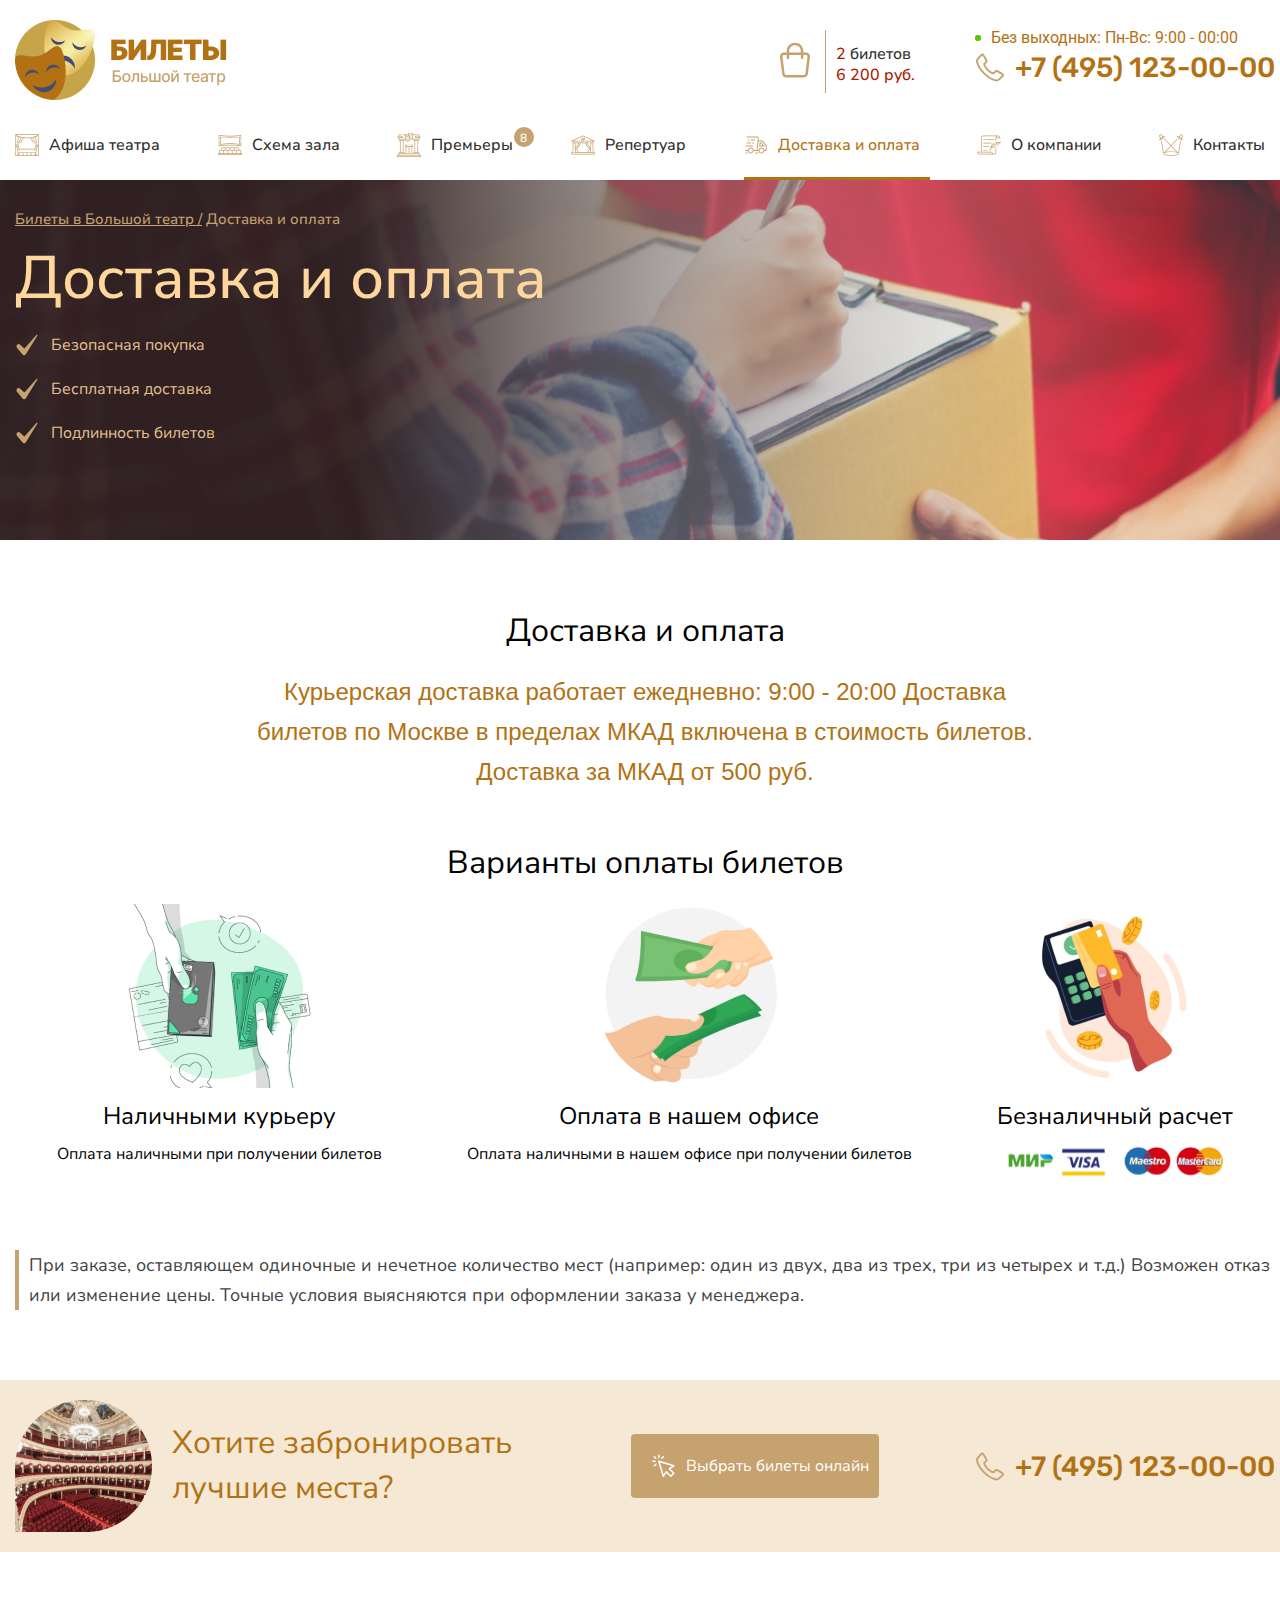
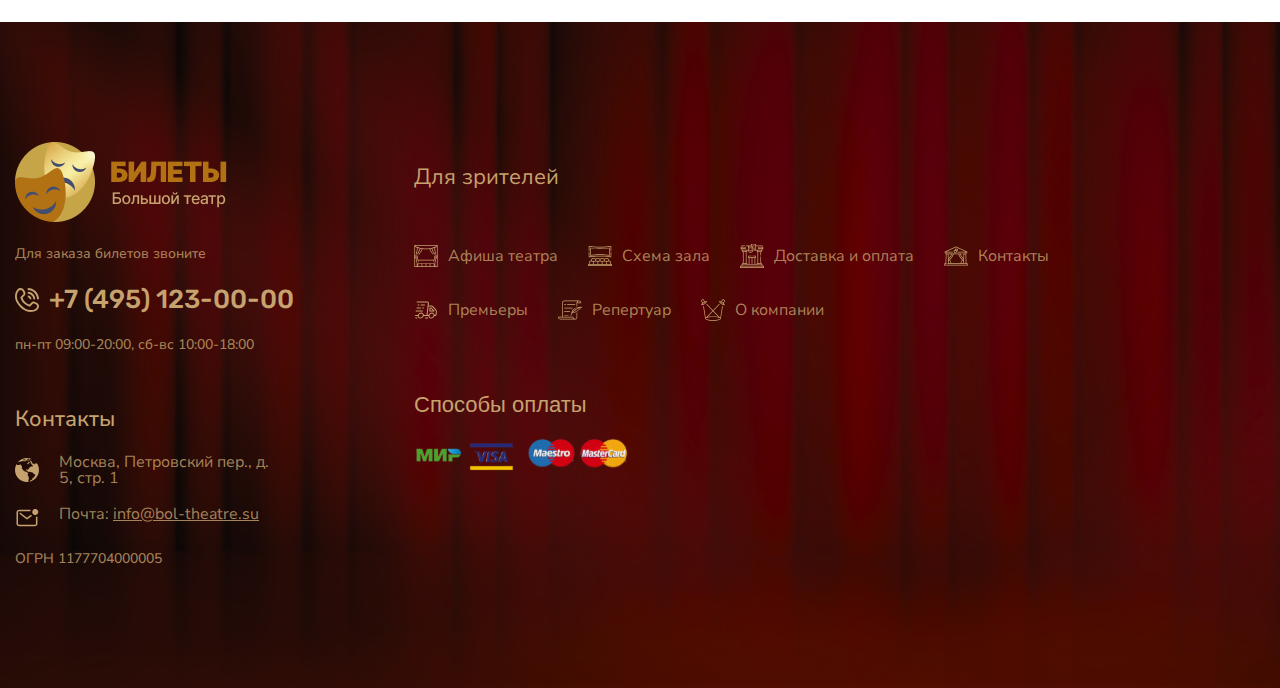
<file: delivery.html>
<!DOCTYPE html>
<html lang="en">
    <head>
        <meta charset="UTF-8">
        <meta name="viewport" content="width=device-width, initial-scale=1.0">
        <title>Доставка и оплата - Большой театр</title>

        <!-- favicon -->
        <link rel="apple-touch-icon" sizes="180x180"
            href="./assets/img/favicon/apple-touch-icon.png">
        <link rel="icon" type="image/png" sizes="32x32"
            href="./assets/img/favicon/favicon-32x32.png">
        <link rel="icon" type="image/png" sizes="16x16"
            href="./assets/img/favicon/favicon-16x16.png">
        <link rel="manifest" href="./assets/img/favicon/site.webmanifest">

        <!-- стили -->
        <link rel="stylesheet" href="./assets/scss/main.css">
        <link rel="stylesheet" href="./assets/js/slick/slick-theme.css">
        <link rel="stylesheet" href="./assets/js/slick/slick.css">
    </head>
    <body>
        <header>
            <section class="navbar">
                <div class="container">
                    <div class="navbar__content">
                        <div class="prenavbar__content">
                            <div class="prenavbar__logo">
                                <a href="./index.html"><img
                                        src="./assets/img/logo.png"
                                        alt="logo"></a>
                            </div>
                            <div class="prenavbar__cart">
                                <div class="prenavbar__cart-item">
                                    <div class="prenavbar__cart-img">
                                        <img src="./assets/img/ico/basket.svg"
                                            alt="basket">
                                    </div>
                                    <div class="prenavbar__cart-basket">
                                        <p><span>2 </span>билетов</p>
                                        <a href="#">6 200 руб.</a>
                                    </div>
                                </div>
                                <div class="prenavbar__tel">
                                    <div class="prenavbar__tel-mode">
                                        <div class="pulse-icon"></div>
                                        <h4>Без выходных: Пн-Вс: 9:00 -
                                            00:00</h4>
                                    </div>
                                    <div class="prenavbar__tel-item">
                                        <img src="./assets/img/ico/phone.svg"
                                            alt="phone">
                                        <a href="tel:+7 (495) 123-00-00">+7
                                            (495) 123-00-00</a>
                                    </div>
                                </div>
                            </div>
                        </div>
                        <div class="navbar__bottom">
                            <nav>
                                <ul>
                                    <li><img
                                            src="./assets/img/ico/navbar/theater.svg"
                                            alt="Афиша театра"><a
                                            href="./index.html">Афиша
                                            театра</a></li>
                                    <li><img
                                            src="./assets/img/ico/navbar/schema.svg"
                                            alt="Схема зала"><a href="#">Схема
                                            зала</a></li>
                                    <li><img
                                            src="./assets/img/ico/navbar/premyer.svg"
                                            alt="Премьеры"><a href="#">Премьеры
                                            <span>8</span></a></li>
                                    <li><img
                                            src="./assets/img/ico/navbar/repertuar.svg"
                                            alt="Репертуар"><a
                                            href="#">Репертуар</a></li>
                                    <li class="navbar__link-active"><img
                                            src="./assets/img/ico/navbar/delivery.svg"
                                            alt="Доставка и оплата"><a
                                            href="#">Доставка и оплата</a></li>
                                    <li><img
                                            src="./assets/img/ico/navbar/about.svg"
                                            alt="О компании"><a href="#">О
                                            компании</a></li>
                                    <li><img
                                            src="./assets/img/ico/navbar/contact.svg"
                                            alt="Контакты"><a
                                            href="#">Контакты</a></li>
                                </ul>
                            </nav>
                        </div>
                    </div>
                </div>
            </section>
        </header>
        <main>
            <section class="info delivery">
                <div class="container">
                    <div class="info__content">
                        <div class="repertuar__subtitle">
                            <a href="./index.html"><span>Билеты в Большой театр
                                    /</span> Доставка и оплата</a>
                        </div>
                        <div class="info__title perfomance__title">
                            <h1>Доставка и оплата</h1>
                        </div>
                        <div class="info__subtitle">
                            <div class="info__subtitle-item">
                                <img src="./assets/img/ico/check.svg"
                                    alt="check">
                                <p>Безопасная покупка</p>
                            </div>
                            <div class="info__subtitle-item">
                                <img src="./assets/img/ico/check.svg"
                                    alt="check">
                                <p>Бесплатная доставка</p>
                            </div>
                            <div class="info__subtitle-item">
                                <img src="./assets/img/ico/check.svg"
                                    alt="check">
                                <p>Подлинность билетов</p>
                            </div>
                        </div>
                    </div>
                </div>
            </section>
            <section class="pay">
                <div class="container">
                    <div class="delivery__content">
                        <div class="delivery__intro">
                            <h2>Доставка и оплата</h2>
                            <p>
                                Курьерская доставка работает ежедневно: 9:00 -
                                20:00
                                Доставка билетов по Москве в пределах МКАД
                                включена в стоимость билетов.
                                Доставка за МКАД от 500 руб.
                            </p>
                        </div>
                        <div class="delivery__pay">
                            <div class="delivery__intro">
                                <h2>Варианты оплаты билетов</h2>
                            </div>
                            <div class="delivery__pay-wrapper">
                                <div class="delivery__pay-card">
                                    <img src="./assets/img/delivery/1.png"
                                        alt="1">
                                    <h3>Наличными курьеру</h3>
                                    <p>
                                        Оплата наличными при получении билетов
                                    </p>
                                </div>
                                <div class="delivery__pay-card">
                                    <img src="./assets/img/delivery/2.png"
                                        alt="2">
                                    <h3>Оплата в нашем офисе</h3>
                                    <p>
                                        Оплата наличными в нашем офисе при
                                        получении билетов
                                    </p>
                                </div>
                                <div class="delivery__pay-card">
                                    <img src="./assets/img/delivery/3.png"
                                        alt="3">
                                    <h3>Безналичный расчет</h3>
                                    <div class="delivery__card-pay">
                                        <img src="./assets/img/ico/pay1.svg"
                                            alt="pay">
                                        <img src="./assets/img/ico/pay2.svg"
                                            alt="pay">
                                    </div>
                                </div>
                            </div>
                        </div>
                        <div class="delivery__subtitle">
                            <div class="delivery__subtitle-hr"></div>
                            <p>При заказе, оставляющем одиночные и нечетное
                                количество мест (например: один из двух, два из
                                трех, три из четырех и т.д.) Возможен отказ или
                                изменение цены. Точные условия выясняются при
                                оформлении заказа у менеджера.</p>
                        </div>
                    </div>
                </div>
            </section>
            <section class="brone">
                <div class="container">
                    <div class="brone__content">
                        <div class="brone__intro">
                            <img src="./assets/img/brone.png" alt="brone">
                            <h3>Хотите забронировать лучшие места?</h3>
                        </div>
                        <div class="brone__btn">
                            <a href="#"><img src="./assets/img/ico/click.svg"
                                    alt="click">Выбрать билеты онлайн</a>
                        </div>
                        <div class="brone__tel">
                            <img src="./assets/img/ico/phone.svg" alt="phone">
                            <a href="tel:+7 (495) 123-00-00">+7 (495)
                                123-00-00</a>
                        </div>
                    </div>
                </div>
            </section>
        </main>
        <footer>
            <div class="footer footer__main">
                <div class="container">
                    <div class="footer__content">
                        <div class="footer__block">
                            <div class="footer__block-item">
                                <div class="footer__logo">
                                    <a href="./index.html"><img
                                            src="./assets/img/logo.png"
                                            alt="logo"></a>
                                </div>
                                <div class="footer__tel">
                                    <p>Для заказа билетов звоните</p>
                                    <a href="tel:+7 (495) 123-00-00">
                                        <img src="./assets/img/ico/phone2.svg"
                                            alt="phone">
                                        +7 (495) 123-00-00
                                    </a>
                                </div>
                                <div class="footer__day">
                                    <p>пн-пт 09:00-20:00, сб-вс 10:00-18:00</p>
                                </div>
                            </div>
                            <div class="footer__block-item">
                                <h3>Контакты</h3>
                                <div class="footer__item-address">
                                    <img src="./assets/img/ico/world.svg"
                                        alt="world">
                                    <a href="#">Москва, Петровский пер., д. 5,
                                        стр. 1</a>
                                </div>
                                <div class="footer__item-address">
                                    <img src="./assets/img/ico/mail.svg"
                                        alt="mail">
                                    <a href="mailto:info@bol-theatre.su">Почта:
                                        <span>info@bol-theatre.su</span></a>
                                </div>
                                <p>
                                    ОГРН 1177704000005
                                </p>
                            </div>
                        </div>
                        <div class="footer__block">
                            <div class="footer__menu-link">
                                <p>Для зрителей</p>
                                <nav>
                                    <ul>
                                        <li><a href="#"><img
                                                    src="./assets/img/ico/navbar/theater.svg"
                                                    alt="Афиша театра">Афиша
                                                театра</a></li>
                                        <li><a href="#"><img
                                                    src="./assets/img/ico/navbar/schema.svg"
                                                    alt="Схема зала">Схема
                                                зала</a></li>
                                        <li><a href="#"><img
                                                    src="./assets/img/ico/navbar/premyer.svg"
                                                    alt="Доставка и оплата">Доставка
                                                и оплата</a></li>
                                        <li><a href="#"><img
                                                    src="./assets/img/ico/navbar/repertuar.svg"
                                                    alt="Контакты">Контакты</a></li>
                                        <li><a href="#"><img
                                                    src="./assets/img/ico/navbar/delivery.svg"
                                                    alt="Премьеры">Премьеры</a></li>
                                        <li><a href="#"><img
                                                    src="./assets/img/ico/navbar/about.svg"
                                                    alt="Репертуар">Репертуар</a></li>
                                        <li><a href="#"><img
                                                    src="./assets/img/ico/navbar/contact.svg"
                                                    alt="О компании">О
                                                компании</a></li>
                                    </ul>
                                </nav>
                            </div>
                            <div class="footer__pay">
                                <p>Способы оплаты</p>
                                <div class="footer__pay-ico">
                                    <img src="./assets/img/ico/pay1.svg"
                                        alt="pay1">
                                    <img src="./assets/img/ico/pay2.svg"
                                        alt="pay2">
                                </div>
                            </div>
                        </div>
                    </div>
                </div>
            </div>
        </footer>
        <script src="https://code.jquery.com/jquery-3.6.0.min.js"></script>
        <script src="./assets/js/slick/slick.min.js"></script>
        <script src="./assets/js/script.js"></script>
    </body>
</html>
</file>
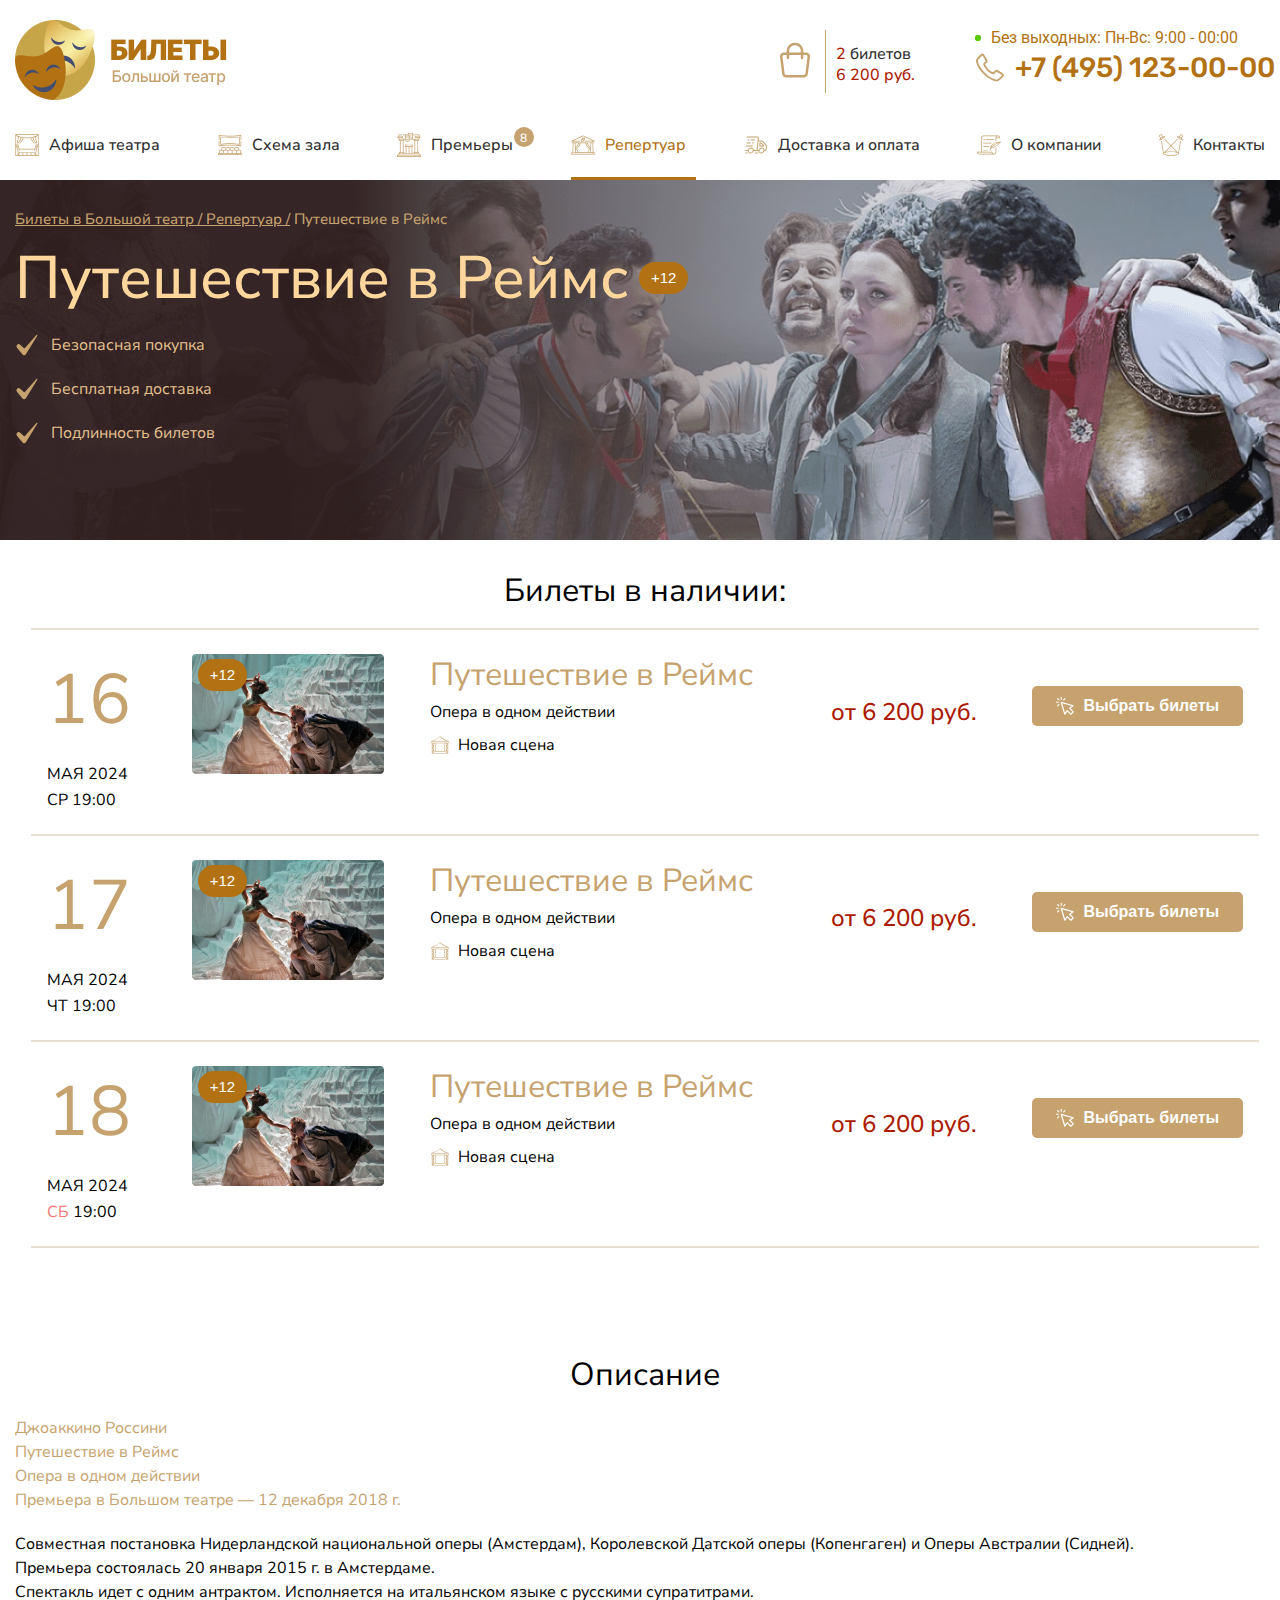
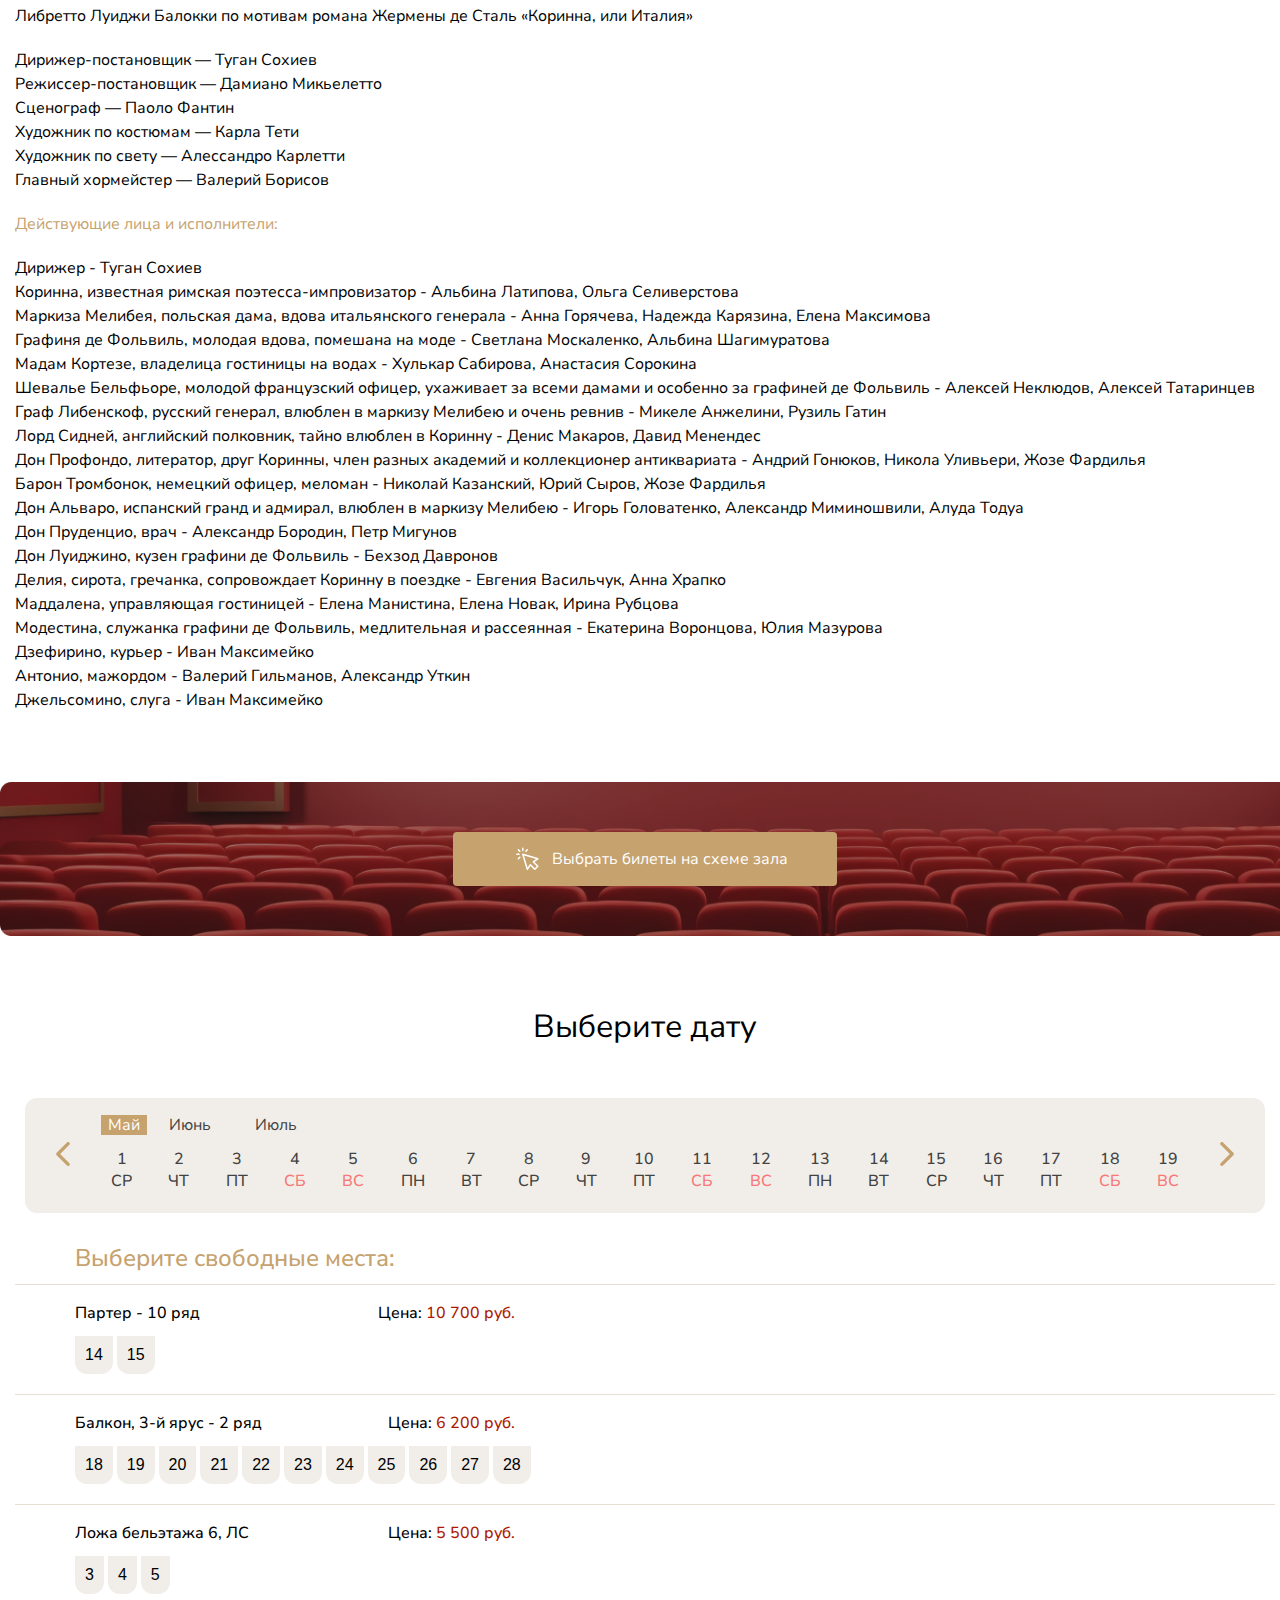
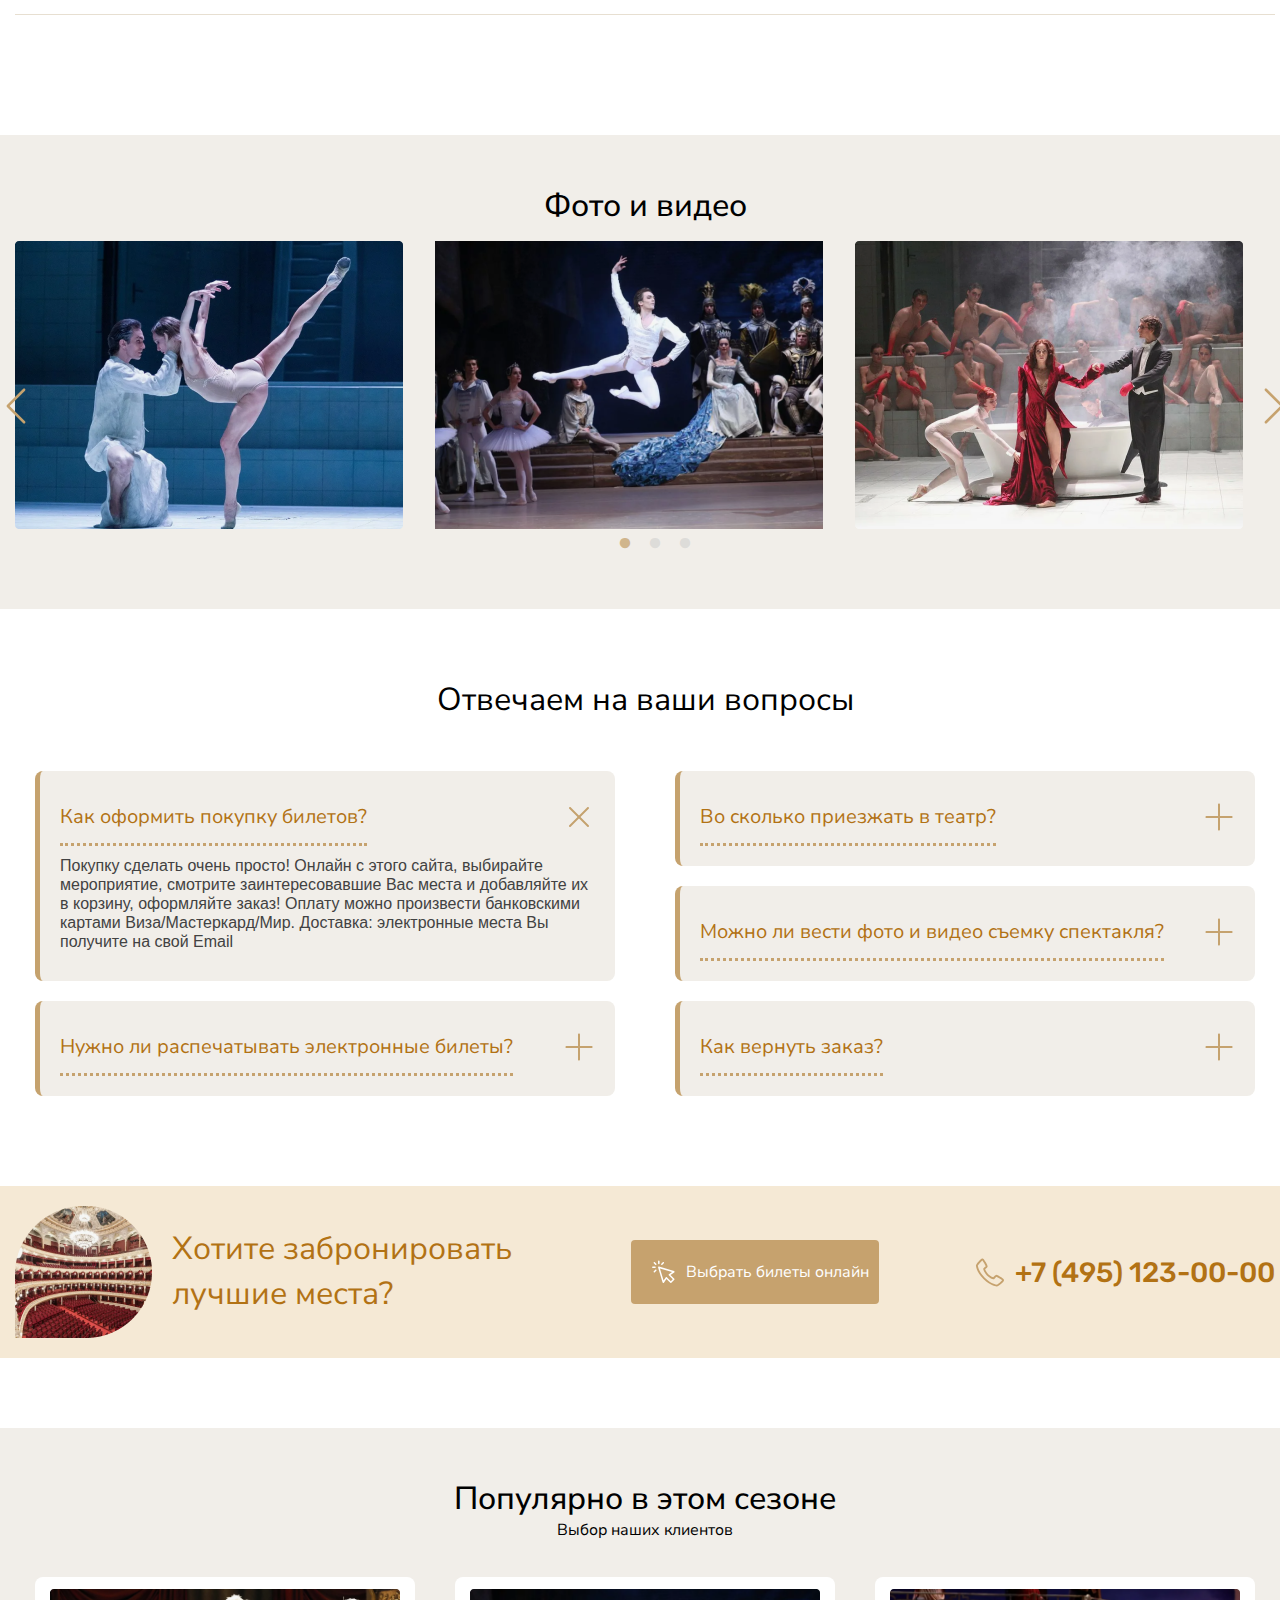
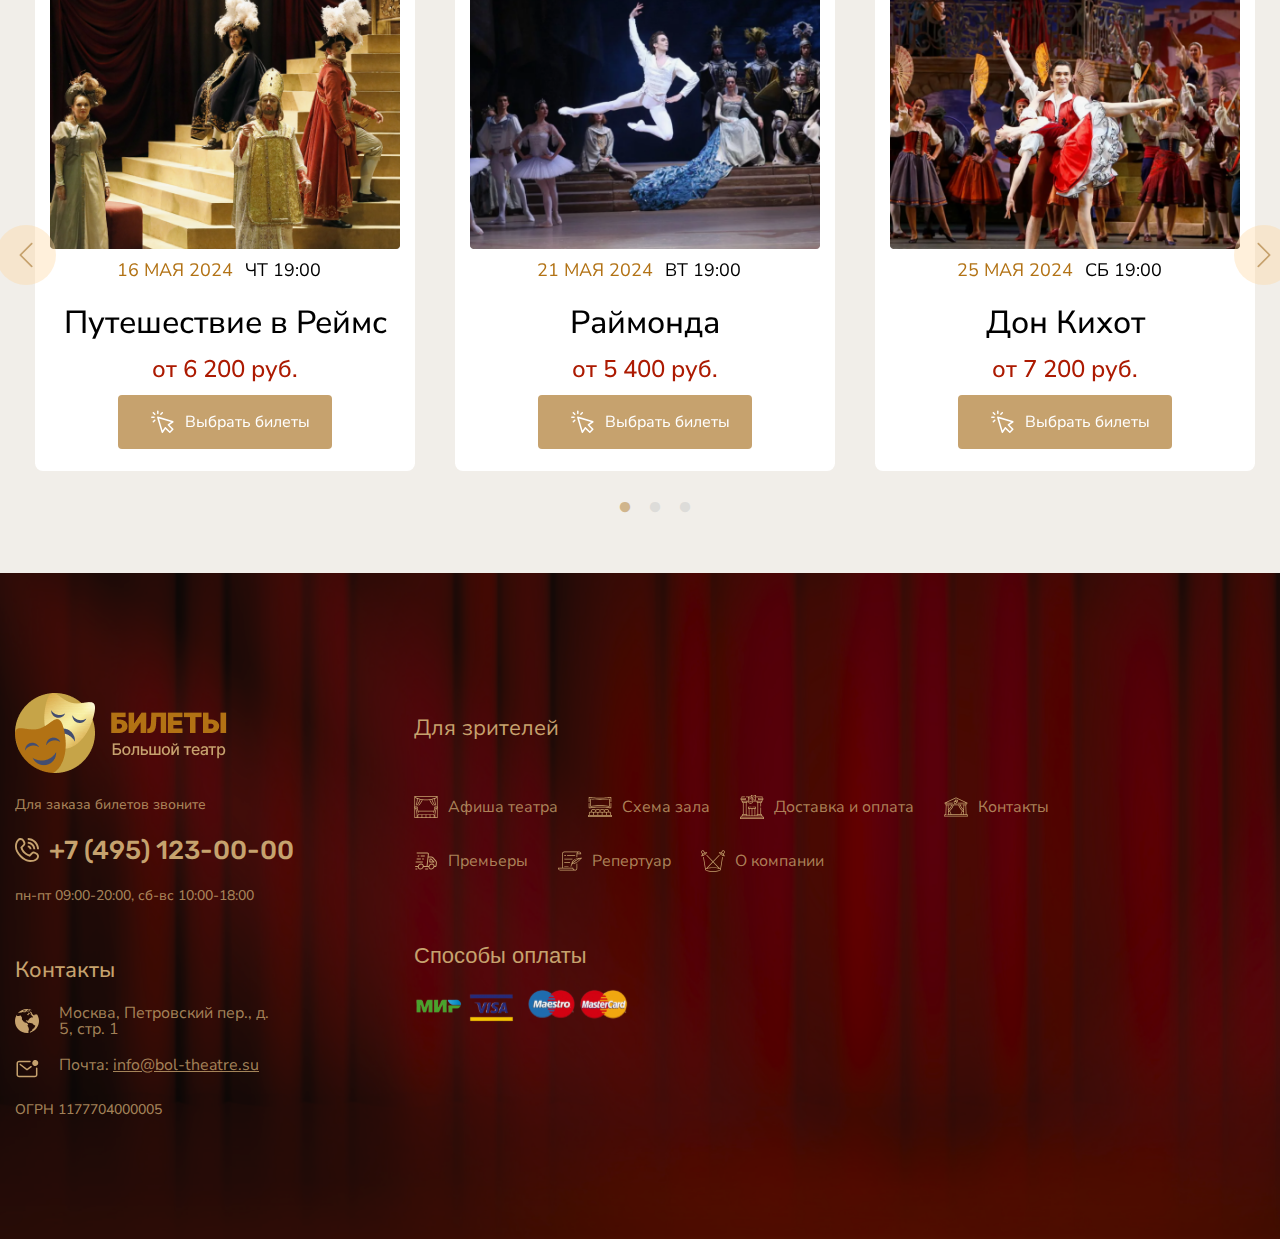
<file: perfomancedesc.html>
<!DOCTYPE html>
<html lang="en">
    <head>
        <meta charset="UTF-8">
        <meta name="viewport" content="width=device-width, initial-scale=1.0">
        <title>Мастер и Маргарита - Репертуар - Большой театр</title>

        <!-- favicon -->
        <link rel="apple-touch-icon" sizes="180x180"
            href="./assets/img/favicon/apple-touch-icon.png">
        <link rel="icon" type="image/png" sizes="32x32"
            href="./assets/img/favicon/favicon-32x32.png">
        <link rel="icon" type="image/png" sizes="16x16"
            href="./assets/img/favicon/favicon-16x16.png">
        <link rel="manifest" href="./assets/img/favicon/site.webmanifest">

        <!-- стили -->
        <link rel="stylesheet" href="./assets/scss/main.css">
        <link rel="stylesheet" href="./assets/js/slick/slick-theme.css">
        <link rel="stylesheet" href="./assets/js/slick/slick.css">
    </head>
    <body>
        <header>
            <section class="navbar">
                <div class="container">
                    <div class="navbar__content">
                        <div class="prenavbar__content">
                            <div class="prenavbar__logo">
                                <a href="./index.html"><img
                                        src="./assets/img/logo.png"
                                        alt="logo"></a>
                            </div>
                            <div class="prenavbar__cart">
                                <div class="prenavbar__cart-item">
                                    <div class="prenavbar__cart-img">
                                        <img src="./assets/img/ico/basket.svg"
                                            alt="basket">
                                    </div>
                                    <div class="prenavbar__cart-basket">
                                        <p><span>2 </span>билетов</p>
                                        <a href="#">6 200 руб.</a>
                                    </div>
                                </div>
                                <div class="prenavbar__tel">
                                    <div class="prenavbar__tel-mode">
                                        <div class="pulse-icon"></div>
                                        <h4>Без выходных: Пн-Вс: 9:00 -
                                            00:00</h4>
                                    </div>
                                    <div class="prenavbar__tel-item">
                                        <img src="./assets/img/ico/phone.svg"
                                            alt="phone">
                                        <a href="tel:+7 (495) 123-00-00">+7
                                            (495) 123-00-00</a>
                                    </div>
                                </div>
                            </div>
                        </div>
                        <div class="navbar__bottom">
                            <nav>
                                <ul>
                                    <li><img
                                            src="./assets/img/ico/navbar/theater.svg"
                                            alt="Афиша театра"><a
                                            href="./index.html">Афиша
                                            театра</a></li>
                                    <li><img
                                            src="./assets/img/ico/navbar/schema.svg"
                                            alt="Схема зала"><a href="#">Схема
                                            зала</a></li>
                                    <li><img
                                            src="./assets/img/ico/navbar/premyer.svg"
                                            alt="Премьеры"><a href="#">Премьеры
                                            <span>8</span></a></li>
                                    <li class="navbar__link-active"><img
                                            src="./assets/img/ico/navbar/repertuar.svg"
                                            alt="Репертуар"><a
                                            href="#">Репертуар</a></li>
                                    <li><img
                                            src="./assets/img/ico/navbar/delivery.svg"
                                            alt="Доставка и оплата"><a
                                            href="#">Доставка и оплата</a></li>
                                    <li><img
                                            src="./assets/img/ico/navbar/about.svg"
                                            alt="О компании"><a href="#">О
                                            компании</a></li>
                                    <li><img
                                            src="./assets/img/ico/navbar/contact.svg"
                                            alt="Контакты"><a
                                            href="#">Контакты</a></li>
                                </ul>
                            </nav>
                        </div>
                    </div>
                </div>
            </section>
        </header>
        <main>
            <section class="info perfomance__wrap">
                <div class="container">
                    <div class="info__content">
                        <div class="repertuar__subtitle">
                            <a href="./index.html"><span>Билеты в Большой театр
                                    / Репертуар /</span> Путешествие в Реймс</a>
                        </div>
                        <div class="info__title perfomance__title">
                            <h1>Путешествие в Реймс</h1>
                            <span
                                class="perfomance__img-ico">+12</span>
                        </div>
                        <div class="info__subtitle">
                            <div class="info__subtitle-item">
                                <img src="./assets/img/ico/check.svg"
                                    alt="check">
                                <p>Безопасная покупка</p>
                            </div>
                            <div class="info__subtitle-item">
                                <img src="./assets/img/ico/check.svg"
                                    alt="check">
                                <p>Бесплатная доставка</p>
                            </div>
                            <div class="info__subtitle-item">
                                <img src="./assets/img/ico/check.svg"
                                    alt="check">
                                <p>Подлинность билетов</p>
                            </div>
                        </div>
                    </div>
                </div>
            </section>
            <section class="perfomance__table table">
                <div class="container">
                    <div class="table__content">
                        <div class="perfomance__intro table__intro">
                            <h3>Билеты в наличии:</h3>
                        </div>
                        <div class="table__wrapper">
                            <table>
                                <tbody>
                                    <th>
                                        <td>
                                            <div class="table__item-date">
                                                <h2>16</h2>
                                                <p>
                                                    МАЯ 2024
                                                </p>
                                                <p>
                                                    СР
                                                    19:00
                                                </p>
                                            </div>
                                        </td>
                                        <td>
                                            <div class="table__item-img">
                                                <img
                                                    src="./assets/img/cards/reyms_card.png"
                                                    alt="theater">
                                                <span
                                                    class="table__item-img-ico">+12</span>
                                            </div>
                                        </td>
                                        <td>
                                            <div class="table__item-title">
                                                <h2>Путешествие в Реймс</h2>
                                                <p>Опера в одном действии</p>
                                                <a href="#"><img
                                                        src="./assets/img/ico/new_theatre-20.svg"
                                                        alt="Новая сцена">Новая
                                                    сцена</a>
                                            </div>
                                        </td>
                                        <td>
                                            <div class="table__item-price">
                                                <h3>от 6 200 руб.</h3>
                                            </div>
                                        </td>
                                        <td>
                                            <div class="table__item-link">
                                                <a href="#"><img
                                                        src="./assets/img/ico/click.svg"
                                                        alt="click">Выбрать
                                                    билеты</a>
                                            </div>
                                        </td>
                                    </th>
                                </tbody>
                                <tbody>
                                    <th>
                                        <td>
                                            <div class="table__item-date">
                                                <h2>17</h2>
                                                <p>
                                                    МАЯ 2024
                                                </p>
                                                <p>
                                                    ЧТ
                                                    19:00
                                                </p>
                                            </div>
                                        </td>
                                        <td>
                                            <div class="table__item-img">
                                                <img
                                                    src="./assets/img/cards/reyms_card.png"
                                                    alt="theater">
                                                <span
                                                    class="table__item-img-ico">+12</span>
                                            </div>
                                        </td>
                                        <td>
                                            <div class="table__item-title">
                                                <h2>Путешествие в Реймс</h2>
                                                <p>Опера в одном действии</p>
                                                <a href="#"><img
                                                        src="./assets/img/ico/new_theatre-20.svg"
                                                        alt="Новая сцена">Новая
                                                    сцена</a>
                                            </div>
                                        </td>
                                        <td>
                                            <div class="table__item-price">
                                                <h3>от 6 200 руб.</h3>
                                            </div>
                                        </td>
                                        <td>
                                            <div class="table__item-link">
                                                <a href="#"><img
                                                        src="./assets/img/ico/click.svg"
                                                        alt="click">Выбрать
                                                    билеты</a>
                                            </div>
                                        </td>
                                    </th>
                                </tbody>
                                <tbody>
                                    <th>
                                        <td>
                                            <div class="table__item-date">
                                                <h2>18</h2>
                                                <p>
                                                    МАЯ 2024
                                                </p>
                                                <p>
                                                    <span
                                                        class="table__item-date-hol">СБ</span>
                                                    19:00
                                                </p>
                                            </div>
                                        </td>
                                        <td>
                                            <div class="table__item-img">
                                                <img
                                                    src="./assets/img/cards/reyms_card.png"
                                                    alt="theater">
                                                <span
                                                    class="table__item-img-ico">+12</span>
                                            </div>
                                        </td>
                                        <td>
                                            <div class="table__item-title">
                                                <h2>Путешествие в Реймс</h2>
                                                <p>Опера в одном действии</p>
                                                <a href="#"><img
                                                        src="./assets/img/ico/new_theatre-20.svg"
                                                        alt="Новая сцена">Новая
                                                    сцена</a>
                                            </div>
                                        </td>
                                        <td>
                                            <div class="table__item-price">
                                                <h3>от 6 200 руб.</h3>
                                            </div>
                                        </td>
                                        <td>
                                            <div class="table__item-link">
                                                <a href="#"><img
                                                        src="./assets/img/ico/click.svg"
                                                        alt="click">Выбрать
                                                    билеты</a>
                                            </div>
                                        </td>
                                    </th>
                                </tbody>
                            </table>
                        </div>
                    </div>
                </div>
            </section>
            <section class="subtitle">
                <div class="container">
                    <div class="subtitle__content">
                        <div class="subtitle__intro">
                            <h3>Описание</h3>
                        </div>
                        <div class="subtitle__wrapper">
                            <div class="subtitle__block">
                                <p class="subtitle__gold">Джоаккино Россини<br>
                                    Путешествие в Реймс<br>
                                    Опера в одном действии<br>
                                    Премьера в Большом театре — 12 декабря 2018
                                    г.
                                </p>
                                <p>
                                    Совместная постановка Нидерландской
                                    национальной оперы (Амстердам), Королевской
                                    Датской оперы (Копенгаген) и Оперы Австралии
                                    (Сидней).<br>
                                    Премьера состоялась 20 января 2015 г. в
                                    Амстердаме.<br>
                                    Спектакль идет с одним антрактом.
                                    Исполняется на итальянском языке с русскими
                                    супратитрами.<br>
                                    Либретто Луиджи Балокки по мотивам романа
                                    Жермены де Сталь «Коринна, или
                                    Италия»
                                </p>
                                <p>
                                    Дирижер-постановщик — Туган Сохиев<br>
                                    Режиссер-постановщик — Дамиано Микьелетто<br>
                                    Сценограф — Паоло Фантин<br>
                                    Художник по костюмам — Карла Тети<br>
                                    Художник по свету — Алессандро Карлетти <br>
                                    Главный хормейстер — Валерий Борисов
                                </p>

                                <p class="subtitle__gold">Действующие лица и исполнители:</p>
                                <p>
                                    Дирижер - Туган Сохиев<br>
                                    Коринна, известная римская поэтесса-импровизатор - Альбина Латипова, Ольга Селиверстова<br>
                                    Маркиза Мелибея, польская дама, вдова итальянского генерала - Анна Горячева, Надежда Карязина, Елена Максимова<br>
                                    Графиня де Фольвиль, молодая вдова, помешана на моде - Светлана Москаленко, Альбина Шагимуратова<br>
                                    Мадам Кортезе, владелица гостиницы на водах - Хулькар Сабирова, Анастасия Сорокина<br>
                                    Шевалье Бельфьоре, молодой французский офицер, ухаживает за всеми дамами и особенно за графиней де Фольвиль - Алексей Неклюдов, Алексей Татаринцев<br>
                                    Граф Либенскоф, русский генерал, влюблен в маркизу Мелибею и очень ревнив - Микеле Анжелини, Рузиль Гатин<br>
                                    Лорд Сидней, английский полковник, тайно влюблен в Коринну - Денис Макаров, Давид Менендес<br>
                                    Дон Профондо, литератор, друг Коринны, член разных академий и коллекционер антиквариата - Андрий Гонюков, Никола Уливьери, Жозе Фардилья<br>
                                    Барон Тромбонок, немецкий офицер, меломан - Николай Казанский, Юрий Сыров, Жозе Фардилья<br>
                                    Дон Альваро, испанский гранд и адмирал, влюблен в маркизу Мелибею - Игорь Головатенко, Александр Миминошвили, Алуда Тодуа<br>
                                    Дон Пруденцио, врач - Александр Бородин, Петр Мигунов<br>
                                    Дон Луиджино, кузен графини де Фольвиль - Бехзод Давронов<br>
                                    Делия, сирота, гречанка, сопровождает Коринну в поездке - Евгения Васильчук, Анна Храпко<br>
                                    Маддалена, управляющая гостиницей - Елена Манистина, Елена Новак, Ирина Рубцова<br>
                                    Модестина, служанка графини де Фольвиль, медлительная и рассеянная - Екатерина Воронцова, Юлия Мазурова<br>
                                    Дзефирино, курьер - Иван Максимейко<br>
                                    Антонио, мажордом - Валерий Гильманов, Александр Уткин<br>
                                    Джельсомино, слуга - Иван Максимейко
                                </p>
                                
                            </div>
                        </div>
                    </div>
                </div>
            </section>
            <section class="schema">
                <div class="container">
                    <div class="schema__content">
                        <a href="#" class="br__outline-btn">
                            <img src="./assets/img/ico/click.svg"
                                alt="click">Выбрать билеты на схеме
                            зала</a>
                    </div>
                </div>
            </section>
            <section class="date">
                <div class="container">
                    <div class="date__content">
                        <div class="date__intro">
                            <h3>Выберите дату</h3>
                        </div>
                        <div class="date__calendar-wrapper">
                            <div class="calendar__content">
                                <button><img src="./assets/img/ico/left.svg"
                                        alt="left"></button>
                                <div class="calendar__day-container">
                                    <div class="calendar__month">
                                        <a class="calendar__month-active"
                                            href="#">Май</a>
                                        <a href="#">Июнь</a>
                                        <a href="#">Июль</a>
                                    </div>
                                    <div class="calendar__day">
                                        <a href="#">1<span>СР</span></a>
                                        <a href="#">2<span>ЧТ</span></a>
                                        <a href="#">3<span>ПТ</span></a>
                                        <a href="#">4<span
                                                class="rest">СБ</span></a>
                                        <a href="#">5<span
                                                class="rest">ВС</span></a>
                                        <a href="#">6<span>ПН</span></a>
                                        <a href="#">7<span>ВТ</span></a>
                                        <a href="#">8<span>СР</span></a>
                                        <a href="#">9<span>ЧТ</span></a>
                                        <a href="#">10<span>ПТ</span></a>
                                        <a href="#">11<span
                                                class="rest">СБ</span></a>
                                        <a href="#">12<span
                                                class="rest">ВС</span></a>
                                        <a href="#">13<span>ПН</span></a>
                                        <a href="#">14<span>ВТ</span></a>
                                        <a href="#">15<span>СР</span></a>
                                        <a href="#">16<span>ЧТ</span></a>
                                        <a href="#">17<span>ПТ</span></a>
                                        <a href="#">18<span
                                                class="rest">СБ</span></a>
                                        <a href="#">19<span
                                                class="rest">ВС</span></a>
                                    </div>
                                </div>
                                <button><img src="./assets/img/ico/right.svg"
                                        alt="right"></button>
                            </div>
                            <div class="places__wrapper">
                                <div class="places__intro">
                                    <h3>Выберите свободные места:</h3>
                                </div>
                                <div class="places__block-item">
                                    <div class="places__block-intro">
                                        <p>Партер - 10 ряд</p>
                                        <p>Цена: <span>10 700 руб.</span></p>
                                    </div>
                                    <div class="places__block-btn">
                                        <button>14</button>
                                        <button
                                            class="places__active">15</button>
                                    </div>
                                </div>
                                <div class="places__block-item">
                                    <div class="places__block-intro">
                                        <p>Балкон, 3-й ярус - 2 ряд</p>
                                        <p>Цена: <span>6 200 руб.</span></p>
                                    </div>
                                    <div class="places__block-btn">
                                        <button>18</button>
                                        <button>19</button>
                                        <button>20</button>
                                        <button>21</button>
                                        <button>22</button>
                                        <button>23</button>
                                        <button>24</button>
                                        <button>25</button>
                                        <button>26</button>
                                        <button>27</button>
                                        <button>28</button>
                                    </div>
                                </div>
                                <div class="places__block-item">
                                    <div class="places__block-intro">
                                        <p>Ложа бельэтажа 6, ЛС</p>
                                        <p>Цена: <span>5 500 руб.</span></p>
                                    </div>
                                    <div class="places__block-btn">
                                        <button>3</button>
                                        <button>4</button>
                                        <button>5</button>
                                    </div>
                                </div>
                            </div>
                        </div>
                    </div>
                </div>
            </section>
            <section class="popular">
                <div class="container">
                    <div class="popular__content">
                        <div class="popular__intro">
                            <h2>Фото и видео</h2>
                        </div>
                        <div class="popular__slider">
                            <button
                                class="slick-left-trans slick__btn slick-left-prev"><img
                                    src="./assets/img/ico/slick-left-transparent.svg"
                                    alt="left"></button>
                            <div class="webalbum">
                                <div class="webalbum__card-item">
                                    <img src="./assets/img/slider/1.png"
                                        alt="1">
                                </div>
                                <div class="webalbum__card-item">
                                    <img src="./assets/img/slider/2.png"
                                        alt="2">
                                </div>
                                <div class="webalbum__card-item">
                                    <img src="./assets/img/slider/3.png"
                                        alt="3">
                                </div>
                                <div class="webalbum__card-item">
                                    <img src="./assets/img/slider/1.png"
                                        alt="1">
                                </div>
                                <div class="webalbum__card-item">
                                    <img src="./assets/img/slider/2.png"
                                        alt="2">
                                </div>
                                <div class="webalbum__card-item">
                                    <img src="./assets/img/slider/3.png"
                                        alt="3">
                                </div>
                                <div class="webalbum__card-item">
                                    <img src="./assets/img/slider/1.png"
                                        alt="1">
                                </div>
                                <div class="webalbum__card-item">
                                    <img src="./assets/img/slider/2.png"
                                        alt="2">
                                </div>
                                <div class="webalbum__card-item">
                                    <img src="./assets/img/slider/3.png"
                                        alt="3">
                                </div>
                            </div>
                            <button
                                class="slick-right-trans slick__btn slick-right-next"><img
                                    src="./assets/img/ico/slick-right-transparent.svg"
                                    alt="right"></button>
                        </div>
                    </div>
                </div>
            </section>
            <section class="question">
                <div class="container">
                    <div class="question__content">
                        <div class="question__intro">
                            <h2>Отвечаем на ваши вопросы</h2>
                        </div>
                        <div class="question__accordeon-wrapper">
                            <div class="question__accordeon-wrapper-block">
                                <div class="question__accordeon-item">
                                    <div class="question__accordeon-head">
                                        <h3>Как оформить покупку билетов?</h3>
                                        <button><img
                                                src="./assets/img/ico/close.svg"
                                                alt="close"></button>
                                    </div>
                                    <div class="question__accordeon-body">
                                        <p>
                                            Покупку сделать очень просто! Онлайн
                                            с
                                            этого сайта, выбирайте мероприятие,
                                            смотрите заинтересовавшие Вас места
                                            и
                                            добавляйте их в корзину, оформляйте
                                            заказ! Оплату можно произвести
                                            банковскими картами
                                            Виза/Мастеркард/Мир.
                                            Доставка: электронные места Вы
                                            получите
                                            на свой Email
                                        </p>
                                    </div>
                                </div>
                                <div class="question__accordeon-item">
                                    <div class="question__accordeon-head">
                                        <h3>Нужно ли распечатывать электронные
                                            билеты?</h3>
                                        <button><img
                                                src="./assets/img/ico/close.svg"
                                                alt="close"></button>
                                    </div>
                                    <div class="question__accordeon-body">
                                        <p>
                                            Покупку сделать очень просто! Онлайн
                                            с
                                            этого сайта, выбирайте мероприятие,
                                            смотрите заинтересовавшие Вас места
                                            и
                                            добавляйте их в корзину, оформляйте
                                            заказ! Оплату можно произвести
                                            банковскими картами
                                            Виза/Мастеркард/Мир.
                                            Доставка: электронные места Вы
                                            получите
                                            на свой Email
                                        </p>
                                    </div>
                                </div>
                            </div>
                            <div class="question__accordeon-wrapper-block">
                                <div class="question__accordeon-item">
                                    <div class="question__accordeon-head">
                                        <h3>Во сколько приезжать в театр?</h3>
                                        <button><img
                                                src="./assets/img/ico/close.svg"
                                                alt="close"></button>
                                    </div>
                                    <div class="question__accordeon-body">
                                        <p>
                                            Покупку сделать очень просто! Онлайн
                                            с
                                            этого сайта, выбирайте мероприятие,
                                            смотрите заинтересовавшие Вас места
                                            и
                                            добавляйте их в корзину, оформляйте
                                            заказ! Оплату можно произвести
                                            банковскими картами
                                            Виза/Мастеркард/Мир.
                                            Доставка: электронные места Вы
                                            получите
                                            на свой Email
                                        </p>
                                    </div>
                                </div>
                                <div class="question__accordeon-item">
                                    <div class="question__accordeon-head">
                                        <h3>Можно ли вести фото и видео съемку
                                            спектакля?</h3>
                                        <button><img
                                                src="./assets/img/ico/close.svg"
                                                alt="close"></button>
                                    </div>
                                    <div class="question__accordeon-body">
                                        <p>
                                            Покупку сделать очень просто! Онлайн
                                            с
                                            этого сайта, выбирайте мероприятие,
                                            смотрите заинтересовавшие Вас места
                                            и
                                            добавляйте их в корзину, оформляйте
                                            заказ! Оплату можно произвести
                                            банковскими картами
                                            Виза/Мастеркард/Мир.
                                            Доставка: электронные места Вы
                                            получите
                                            на свой Email
                                        </p>
                                    </div>
                                </div>
                                <div class="question__accordeon-item">
                                    <div class="question__accordeon-head">
                                        <h3>Как вернуть заказ?</h3>
                                        <button><img
                                                src="./assets/img/ico/close.svg"
                                                alt="close"></button>
                                    </div>
                                    <div class="question__accordeon-body">
                                        <p>
                                            Покупку сделать очень просто! Онлайн
                                            с
                                            этого сайта, выбирайте мероприятие,
                                            смотрите заинтересовавшие Вас места
                                            и
                                            добавляйте их в корзину, оформляйте
                                            заказ! Оплату можно произвести
                                            банковскими картами
                                            Виза/Мастеркард/Мир.
                                            Доставка: электронные места Вы
                                            получите
                                            на свой Email
                                        </p>
                                    </div>
                                </div>
                            </div>
                        </div>
                    </div>
                </div>
            </section>
            <section class="brone">
                <div class="container">
                    <div class="brone__content">
                        <div class="brone__intro">
                            <img src="./assets/img/brone.png" alt="brone">
                            <h3>Хотите забронировать лучшие места?</h3>
                        </div>
                        <div class="brone__btn">
                            <a href="#"><img src="./assets/img/ico/click.svg"
                                    alt="click">Выбрать билеты онлайн</a>
                        </div>
                        <div class="brone__tel">
                            <img src="./assets/img/ico/phone.svg" alt="phone">
                            <a href="tel:+7 (495) 123-00-00">+7 (495)
                                123-00-00</a>
                        </div>
                    </div>
                </div>
            </section>
            <section class="popular">
                <div class="container">
                    <div class="popular__content">
                        <div class="popular__intro">
                            <h2>Популярно в этом сезоне</h2>
                            <p>Выбор наших клиентов</p>
                        </div>
                        <div class="popular__slider">
                            <button class="slick__btn slick-left-prev"><img
                                    src="./assets/img/ico/slick-left.svg"
                                    alt="left"></button>
                            <div class="popular__slider-wrapper">
                                <div class="popular__card-item">
                                    <div class="popular__card-img">
                                        <img src="./assets/img/popular/1.png"
                                            alt="1">
                                    </div>
                                    <div class="popular__card-intro">
                                        <p>16 МАЯ 2024<span>ЧТ 19:00</span></p>
                                        <h3>Путешествие в Реймс</h3>
                                        <h5>от 6 200 руб.</h5>
                                        <a class="popular__card-link-btn"
                                            href="#"><img
                                                src="./assets/img/ico/click.svg"
                                                alt="click">Выбрать билеты</a>
                                    </div>
                                </div>
                                <div class="popular__card-item">
                                    <div class="popular__card-img">
                                        <img src="./assets/img/popular/2.png"
                                            alt="2">
                                    </div>
                                    <div class="popular__card-intro">
                                        <p>21 МАЯ 2024<span>ВТ 19:00</span></p>
                                        <h3>Раймонда</h3>
                                        <h5>от 5 400 руб.</h5>
                                        <a class="popular__card-link-btn"
                                            href="#"><img
                                                src="./assets/img/ico/click.svg"
                                                alt="click">Выбрать билеты</a>
                                    </div>
                                </div>
                                <div class="popular__card-item">
                                    <div class="popular__card-img">
                                        <img src="./assets/img/popular/3.png"
                                            alt="3">
                                    </div>
                                    <div class="popular__card-intro">
                                        <p>25 МАЯ 2024<span>СБ 19:00</span></p>
                                        <h3>Дон Кихот</h3>
                                        <h5>от 7 200 руб.</h5>
                                        <a class="popular__card-link-btn"
                                            href="#"><img
                                                src="./assets/img/ico/click.svg"
                                                alt="click">Выбрать билеты</a>
                                    </div>
                                </div>
                                <div class="popular__card-item">
                                    <div class="popular__card-img">
                                        <img src="./assets/img/popular/1.png"
                                            alt="1">
                                    </div>
                                    <div class="popular__card-intro">
                                        <p>16 МАЯ 2024<span>ЧТ 19:00</span></p>
                                        <h3>Путешествие в Реймс</h3>
                                        <h5>от 6 200 руб.</h5>
                                        <a class="popular__card-link-btn"
                                            href="#"><img
                                                src="./assets/img/ico/click.svg"
                                                alt="click">Выбрать билеты</a>
                                    </div>
                                </div>
                                <div class="popular__card-item">
                                    <div class="popular__card-img">
                                        <img src="./assets/img/popular/2.png"
                                            alt="2">
                                    </div>
                                    <div class="popular__card-intro">
                                        <p>21 МАЯ 2024<span>ВТ 19:00</span></p>
                                        <h3>Раймонда</h3>
                                        <h5>от 5 400 руб.</h5>
                                        <a class="popular__card-link-btn"
                                            href="#"><img
                                                src="./assets/img/ico/click.svg"
                                                alt="click">Выбрать билеты</a>
                                    </div>
                                </div>
                                <div class="popular__card-item">
                                    <div class="popular__card-img">
                                        <img src="./assets/img/popular/3.png"
                                            alt="3">
                                    </div>
                                    <div class="popular__card-intro">
                                        <p>25 МАЯ 2024<span>СБ 19:00</span></p>
                                        <h3>Дон Кихот</h3>
                                        <h5>от 7 200 руб.</h5>
                                        <a class="popular__card-link-btn"
                                            href="#"><img
                                                src="./assets/img/ico/click.svg"
                                                alt="click">Выбрать билеты</a>
                                    </div>
                                </div>
                                <div class="popular__card-item">
                                    <div class="popular__card-img">
                                        <img src="./assets/img/popular/1.png"
                                            alt="1">
                                    </div>
                                    <div class="popular__card-intro">
                                        <p>16 МАЯ 2024<span>ЧТ 19:00</span></p>
                                        <h3>Путешествие в Реймс</h3>
                                        <h5>от 6 200 руб.</h5>
                                        <a class="popular__card-link-btn"
                                            href="#"><img
                                                src="./assets/img/ico/click.svg"
                                                alt="click">Выбрать билеты</a>
                                    </div>
                                </div>
                                <div class="popular__card-item">
                                    <div class="popular__card-img">
                                        <img src="./assets/img/popular/2.png"
                                            alt="2">
                                    </div>
                                    <div class="popular__card-intro">
                                        <p>21 МАЯ 2024<span>ВТ 19:00</span></p>
                                        <h3>Раймонда</h3>
                                        <h5>от 5 400 руб.</h5>
                                        <a class="popular__card-link-btn"
                                            href="#"><img
                                                src="./assets/img/ico/click.svg"
                                                alt="click">Выбрать билеты</a>
                                    </div>
                                </div>
                                <div class="popular__card-item">
                                    <div class="popular__card-img">
                                        <img src="./assets/img/popular/3.png"
                                            alt="3">
                                    </div>
                                    <div class="popular__card-intro">
                                        <p>25 МАЯ 2024<span>СБ 19:00</span></p>
                                        <h3>Дон Кихот</h3>
                                        <h5>от 7 200 руб.</h5>
                                        <a class="popular__card-link-btn"
                                            href="#"><img
                                                src="./assets/img/ico/click.svg"
                                                alt="click">Выбрать билеты</a>
                                    </div>
                                </div>
                            </div>
                            <button class="slick__btn slick-right-next"><img
                                    src="./assets/img/ico/slick-right.svg"
                                    alt="right"></button>
                        </div>
                    </div>
                </div>
            </section>
        </main>
        <footer>
            <div class="footer footer__main">
                <div class="container">
                    <div class="footer__content">
                        <div class="footer__block">
                            <div class="footer__block-item">
                                <div class="footer__logo">
                                    <a href="./index.html"><img
                                            src="./assets/img/logo.png"
                                            alt="logo"></a>
                                </div>
                                <div class="footer__tel">
                                    <p>Для заказа билетов звоните</p>
                                    <a href="tel:+7 (495) 123-00-00">
                                        <img src="./assets/img/ico/phone2.svg"
                                            alt="phone">
                                        +7 (495) 123-00-00
                                    </a>
                                </div>
                                <div class="footer__day">
                                    <p>пн-пт 09:00-20:00, сб-вс 10:00-18:00</p>
                                </div>
                            </div>
                            <div class="footer__block-item">
                                <h3>Контакты</h3>
                                <div class="footer__item-address">
                                    <img src="./assets/img/ico/world.svg"
                                        alt="world">
                                    <a href="#">Москва, Петровский пер., д. 5,
                                        стр. 1</a>
                                </div>
                                <div class="footer__item-address">
                                    <img src="./assets/img/ico/mail.svg"
                                        alt="mail">
                                    <a href="mailto:info@bol-theatre.su">Почта:
                                        <span>info@bol-theatre.su</span></a>
                                </div>
                                <p>
                                    ОГРН 1177704000005
                                </p>
                            </div>
                        </div>
                        <div class="footer__block">
                            <div class="footer__menu-link">
                                <p>Для зрителей</p>
                                <nav>
                                    <ul>
                                        <li><a href="#"><img
                                                    src="./assets/img/ico/navbar/theater.svg"
                                                    alt="Афиша театра">Афиша
                                                театра</a></li>
                                        <li><a href="#"><img
                                                    src="./assets/img/ico/navbar/schema.svg"
                                                    alt="Схема зала">Схема
                                                зала</a></li>
                                        <li><a href="#"><img
                                                    src="./assets/img/ico/navbar/premyer.svg"
                                                    alt="Доставка и оплата">Доставка
                                                и оплата</a></li>
                                        <li><a href="#"><img
                                                    src="./assets/img/ico/navbar/repertuar.svg"
                                                    alt="Контакты">Контакты</a></li>
                                        <li><a href="#"><img
                                                    src="./assets/img/ico/navbar/delivery.svg"
                                                    alt="Премьеры">Премьеры</a></li>
                                        <li><a href="#"><img
                                                    src="./assets/img/ico/navbar/about.svg"
                                                    alt="Репертуар">Репертуар</a></li>
                                        <li><a href="#"><img
                                                    src="./assets/img/ico/navbar/contact.svg"
                                                    alt="О компании">О
                                                компании</a></li>
                                    </ul>
                                </nav>
                            </div>
                            <div class="footer__pay">
                                <p>Способы оплаты</p>
                                <div class="footer__pay-ico">
                                    <img src="./assets/img/ico/pay1.svg"
                                        alt="pay1">
                                    <img src="./assets/img/ico/pay2.svg"
                                        alt="pay2">
                                </div>
                            </div>
                        </div>
                    </div>
                </div>
            </div>
        </footer>
        <script src="https://code.jquery.com/jquery-3.6.0.min.js"></script>
        <script src="./assets/js/slick/slick.min.js"></script>
        <script src="./assets/js/script.js"></script>
    </body>
</html>
</file>
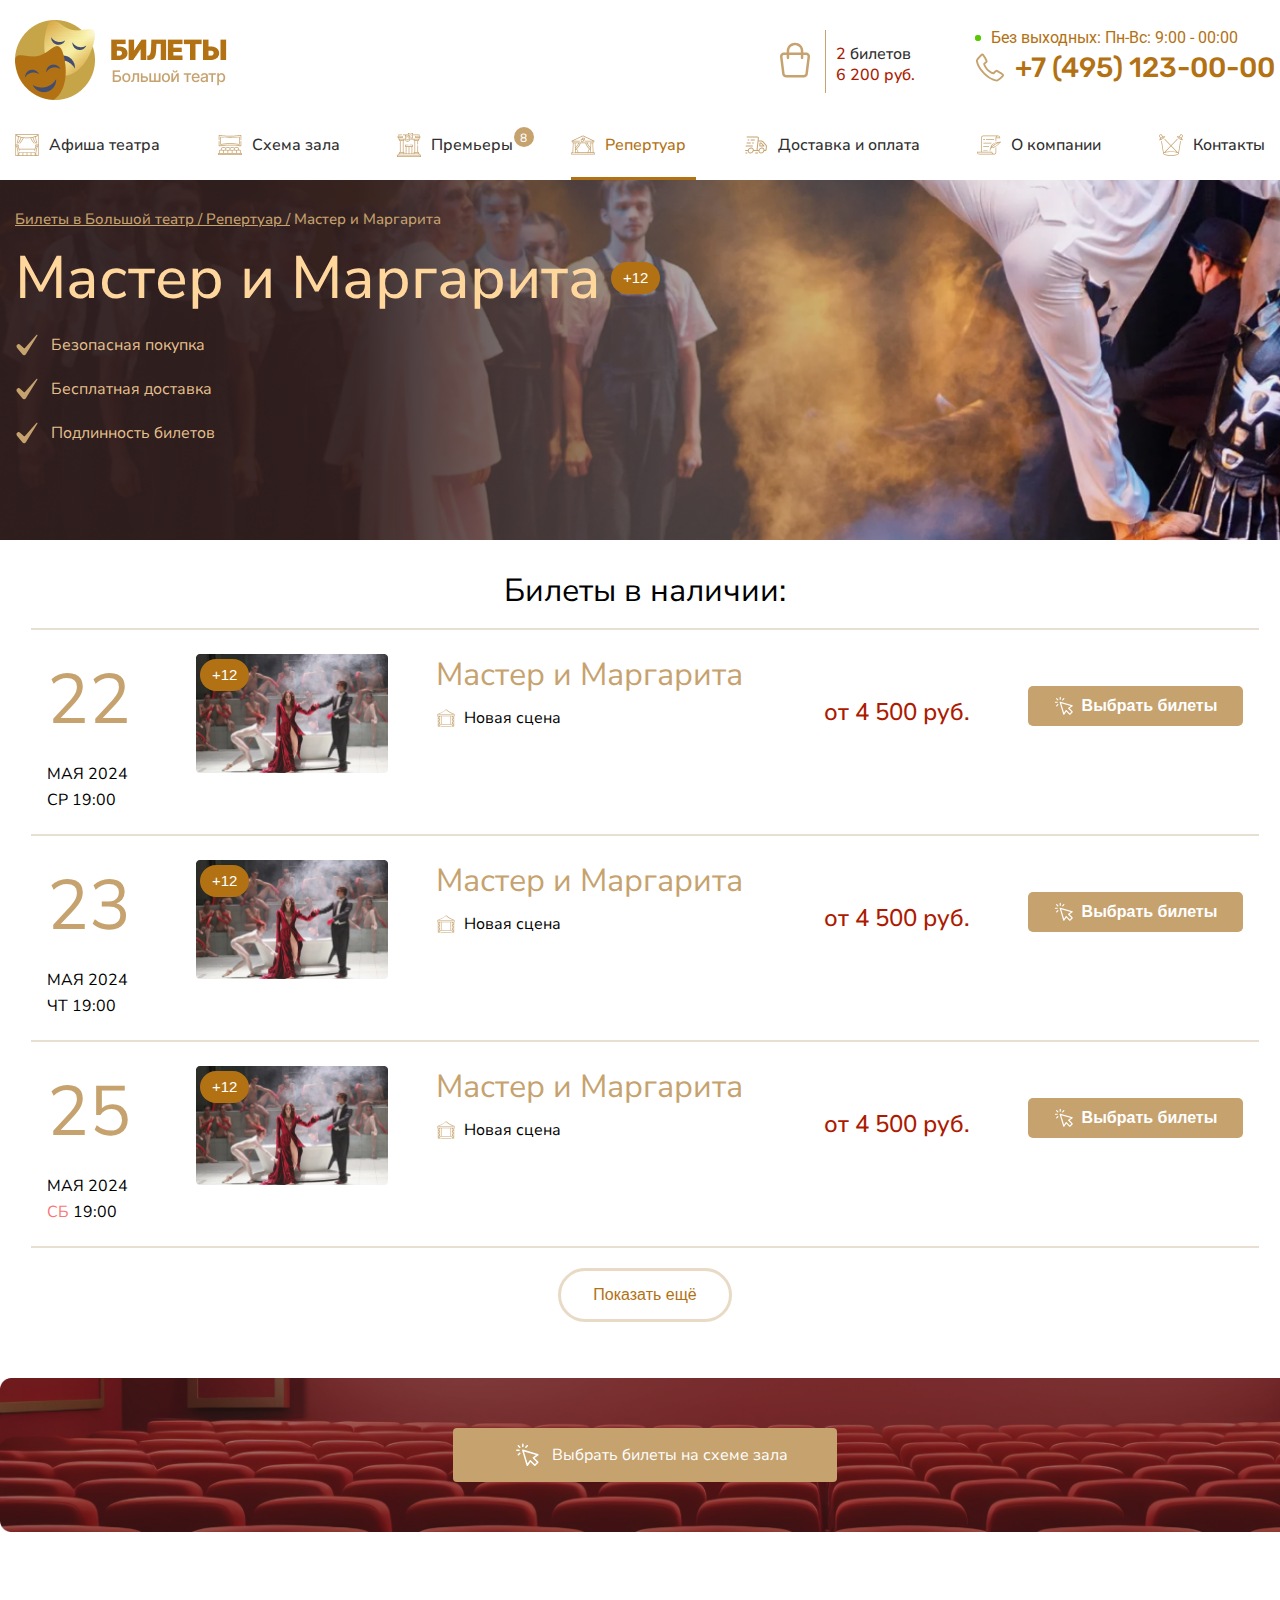
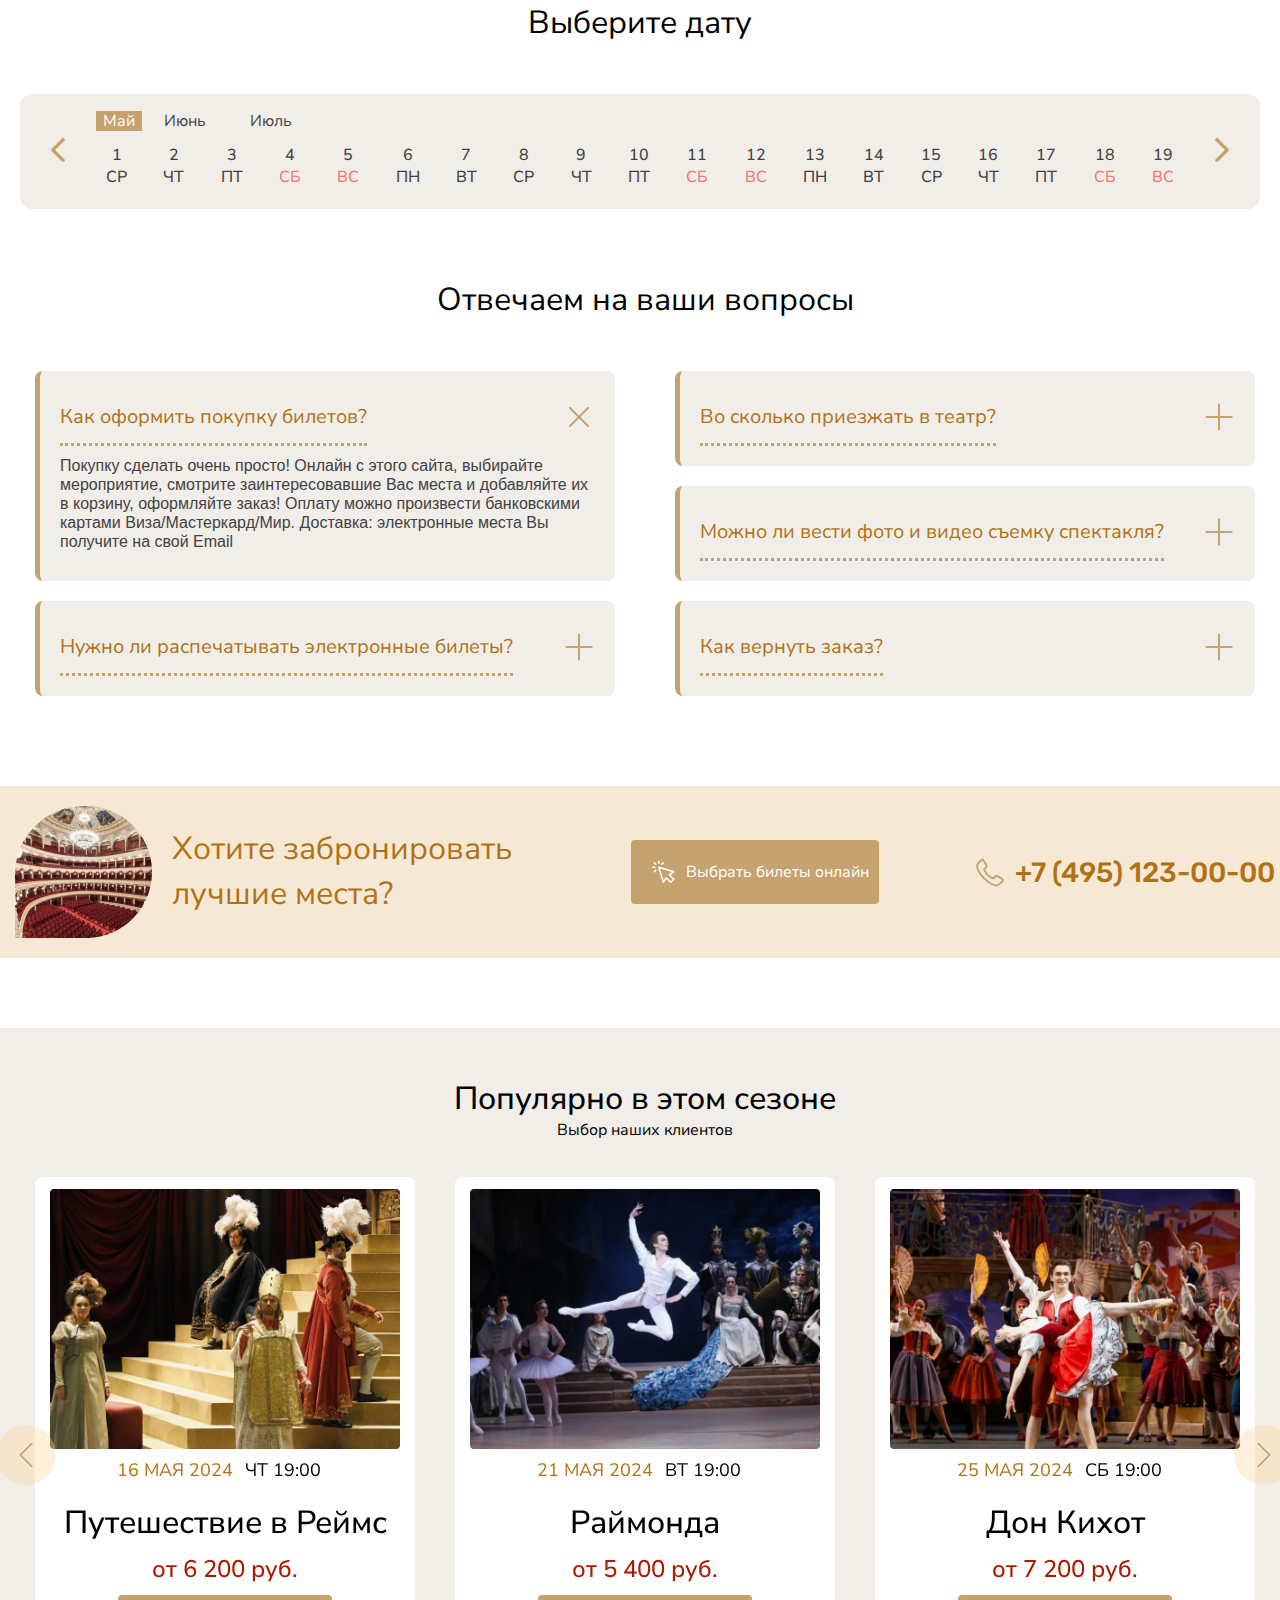
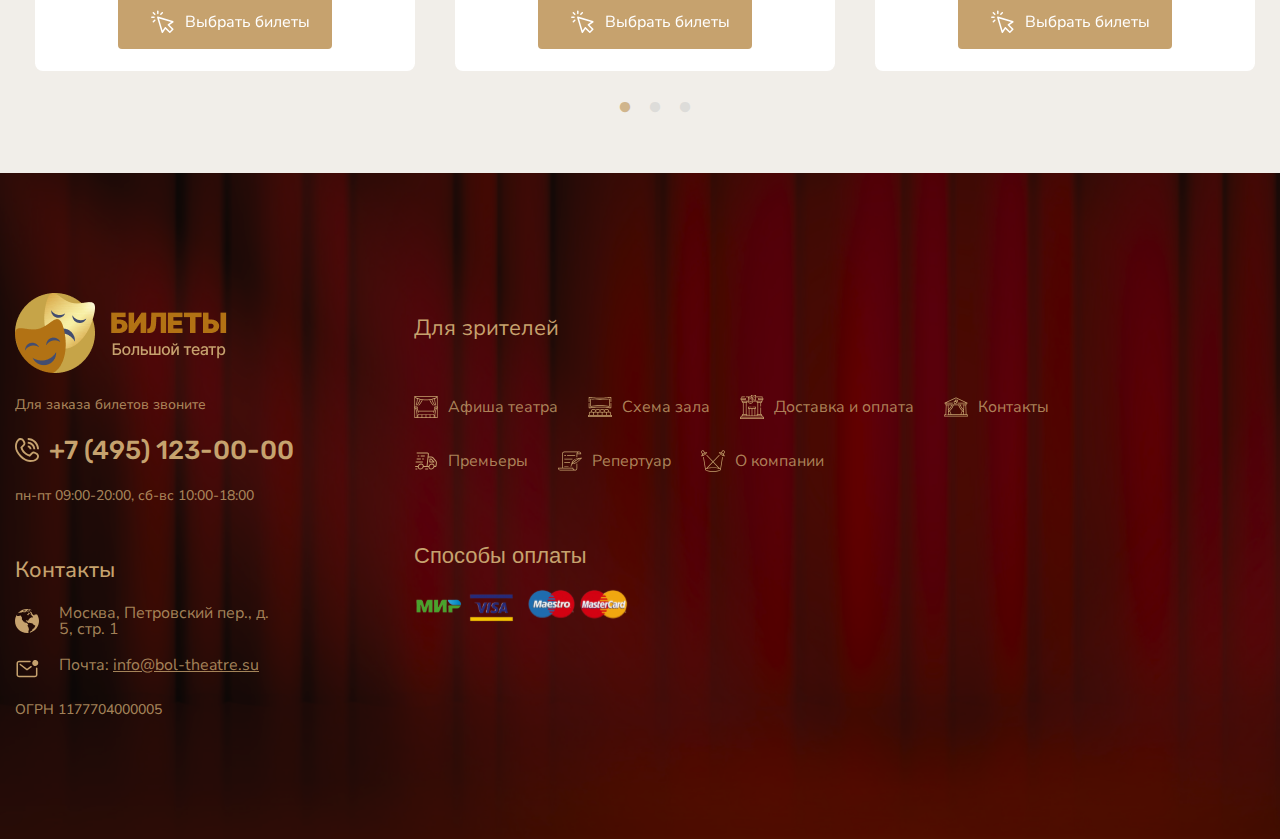
<file: perfomancenodesc.html>
<!DOCTYPE html>
<html lang="en">
    <head>
        <meta charset="UTF-8">
        <meta name="viewport" content="width=device-width, initial-scale=1.0">
        <title>Мастер и Маргарита - Репертуар - Большой театр</title>

        <!-- favicon -->
        <link rel="apple-touch-icon" sizes="180x180"
            href="./assets/img/favicon/apple-touch-icon.png">
        <link rel="icon" type="image/png" sizes="32x32"
            href="./assets/img/favicon/favicon-32x32.png">
        <link rel="icon" type="image/png" sizes="16x16"
            href="./assets/img/favicon/favicon-16x16.png">
        <link rel="manifest" href="./assets/img/favicon/site.webmanifest">

        <!-- стили -->
        <link rel="stylesheet" href="./assets/scss/main.css">
        <link rel="stylesheet" href="./assets/js/slick/slick-theme.css">
        <link rel="stylesheet" href="./assets/js/slick/slick.css">
    </head>
    <body>
        <header>
            <section class="navbar">
                <div class="container">
                    <div class="navbar__content">
                        <div class="prenavbar__content">
                            <div class="prenavbar__logo">
                                <a href="./index.html"><img
                                        src="./assets/img/logo.png"
                                        alt="logo"></a>
                            </div>
                            <div class="prenavbar__cart">
                                <div class="prenavbar__cart-item">
                                    <div class="prenavbar__cart-img">
                                        <img src="./assets/img/ico/basket.svg"
                                            alt="basket">
                                    </div>
                                    <div class="prenavbar__cart-basket">
                                        <p><span>2 </span>билетов</p>
                                        <a href="#">6 200 руб.</a>
                                    </div>
                                </div>
                                <div class="prenavbar__tel">
                                    <div class="prenavbar__tel-mode">
                                        <div class="pulse-icon"></div>
                                        <h4>Без выходных: Пн-Вс: 9:00 -
                                            00:00</h4>
                                    </div>
                                    <div class="prenavbar__tel-item">
                                        <img src="./assets/img/ico/phone.svg"
                                            alt="phone">
                                        <a href="tel:+7 (495) 123-00-00">+7
                                            (495) 123-00-00</a>
                                    </div>
                                </div>
                            </div>
                        </div>
                        <div class="navbar__bottom">
                            <nav>
                                <ul>
                                    <li><img
                                            src="./assets/img/ico/navbar/theater.svg"
                                            alt="Афиша театра"><a
                                            href="./index.html">Афиша
                                            театра</a></li>
                                    <li><img
                                            src="./assets/img/ico/navbar/schema.svg"
                                            alt="Схема зала"><a href="#">Схема
                                            зала</a></li>
                                    <li><img
                                            src="./assets/img/ico/navbar/premyer.svg"
                                            alt="Премьеры"><a href="#">Премьеры
                                            <span>8</span></a></li>
                                    <li class="navbar__link-active"><img
                                            src="./assets/img/ico/navbar/repertuar.svg"
                                            alt="Репертуар"><a
                                            href="#">Репертуар</a></li>
                                    <li><img
                                            src="./assets/img/ico/navbar/delivery.svg"
                                            alt="Доставка и оплата"><a
                                            href="#">Доставка и оплата</a></li>
                                    <li><img
                                            src="./assets/img/ico/navbar/about.svg"
                                            alt="О компании"><a href="#">О
                                            компании</a></li>
                                    <li><img
                                            src="./assets/img/ico/navbar/contact.svg"
                                            alt="Контакты"><a
                                            href="#">Контакты</a></li>
                                </ul>
                            </nav>
                        </div>
                    </div>
                </div>
            </section>
        </header>
        <main>
            <section class="info perfomance">
                <div class="container">
                    <div class="info__content">
                        <div class="repertuar__subtitle">
                            <a href="./index.html"><span>Билеты в Большой театр
                                    / Репертуар /</span> Мастер и Маргарита</a>
                        </div>
                        <div class="info__title perfomance__title">
                            <h1>Мастер и Маргарита</h1>
                            <span
                                class="perfomance__img-ico">+12</span>
                        </div>
                        <div class="info__subtitle">
                            <div class="info__subtitle-item">
                                <img src="./assets/img/ico/check.svg"
                                    alt="check">
                                <p>Безопасная покупка</p>
                            </div>
                            <div class="info__subtitle-item">
                                <img src="./assets/img/ico/check.svg"
                                    alt="check">
                                <p>Бесплатная доставка</p>
                            </div>
                            <div class="info__subtitle-item">
                                <img src="./assets/img/ico/check.svg"
                                    alt="check">
                                <p>Подлинность билетов</p>
                            </div>
                        </div>
                    </div>
                </div>
            </section>
            <section class="perfomance__table table">
                <div class="container">
                    <div class="table__content">
                        <div class="perfomance__intro table__intro">
                            <h3>Билеты в наличии:</h3>
                        </div>
                        <div class="table__wrapper">
                            <table>
                                <tbody>
                                    <th>
                                        <td>
                                            <div class="table__item-date">
                                                <h2>22</h2>
                                                <p>
                                                    МАЯ 2024
                                                </p>
                                                <p>
                                                    СР
                                                    19:00
                                                </p>
                                            </div>
                                        </td>
                                        <td>
                                            <div class="table__item-img">
                                                <img
                                                    src="./assets/img/cards/mm_card.png"
                                                    alt="theater">
                                                <span
                                                    class="table__item-img-ico">+12</span>
                                            </div>
                                        </td>
                                        <td>
                                            <div class="table__item-title">
                                                <h2>Мастер и Маргарита</h2>
                                                <a href="#"><img
                                                        src="./assets/img/ico/new_theatre-20.svg"
                                                        alt="Новая сцена">Новая
                                                    сцена</a>
                                            </div>
                                        </td>
                                        <td>
                                            <div class="table__item-price">
                                                <h3>от 4 500 руб.</h3>
                                            </div>
                                        </td>
                                        <td>
                                            <div class="table__item-link">
                                                <a href="#"><img
                                                        src="./assets/img/ico/click.svg"
                                                        alt="click">Выбрать
                                                    билеты</a>
                                            </div>
                                        </td>
                                    </th>
                                </tbody>
                                <tbody>
                                    <th>
                                        <td>
                                            <div class="table__item-date">
                                                <h2>23</h2>
                                                <p>
                                                    МАЯ 2024
                                                </p>
                                                <p>
                                                    ЧТ
                                                    19:00
                                                </p>
                                            </div>
                                        </td>
                                        <td>
                                            <div class="table__item-img">
                                                <img
                                                    src="./assets/img/cards/mm_card.png"
                                                    alt="theater">
                                                <span
                                                    class="table__item-img-ico">+12</span>
                                            </div>
                                        </td>
                                        <td>
                                            <div class="table__item-title">
                                                <h2>Мастер и Маргарита</h2>
                                                <a href="#"><img
                                                        src="./assets/img/ico/new_theatre-20.svg"
                                                        alt="Новая сцена">Новая
                                                    сцена</a>
                                            </div>
                                        </td>
                                        <td>
                                            <div class="table__item-price">
                                                <h3>от 4 500 руб.</h3>
                                            </div>
                                        </td>
                                        <td>
                                            <div class="table__item-link">
                                                <a href="#"><img
                                                        src="./assets/img/ico/click.svg"
                                                        alt="click">Выбрать
                                                    билеты</a>
                                            </div>
                                        </td>
                                    </th>
                                </tbody>
                                <tbody>
                                    <th>
                                        <td>
                                            <div class="table__item-date">
                                                <h2>25</h2>
                                                <p>
                                                    МАЯ 2024
                                                </p>
                                                <p>
                                                    <span
                                                        class="table__item-date-hol">СБ</span>
                                                    19:00
                                                </p>
                                            </div>
                                        </td>
                                        <td>
                                            <div class="table__item-img">
                                                <img
                                                    src="./assets/img/cards/mm_card.png"
                                                    alt="theater">
                                                <span
                                                    class="table__item-img-ico">+12</span>
                                            </div>
                                        </td>
                                        <td>
                                            <div class="table__item-title">
                                                <h2>Мастер и Маргарита</h2>
                                                <a href="#"><img
                                                        src="./assets/img/ico/new_theatre-20.svg"
                                                        alt="Новая сцена">Новая
                                                    сцена</a>
                                            </div>
                                        </td>
                                        <td>
                                            <div class="table__item-price">
                                                <h3>от 4 500 руб.</h3>
                                            </div>
                                        </td>
                                        <td>
                                            <div class="table__item-link">
                                                <a href="#"><img
                                                        src="./assets/img/ico/click.svg"
                                                        alt="click">Выбрать
                                                    билеты</a>
                                            </div>
                                        </td>
                                    </th>
                                </tbody>
                            </table>
                            <button class="outline__btn">Показать ещё</button>
                        </div>
                    </div>
                </div>
            </section>
            <section class="schema">
                <div class="container">
                    <div class="schema__content">
                        <a href="#" class="br__outline-btn">
                            <img src="./assets/img/ico/click.svg"
                                alt="click">Выбрать билеты на схеме
                            зала</a>
                    </div>
                </div>
            </section>
            <section class="date">
                <div class="date__intro">
                    <h3>Выберите дату</h3>
                </div>
                <div class="date__calendar-wrapper">
                    <div class="calendar__content">
                        <button><img src="./assets/img/ico/left.svg"
                                alt="left"></button>
                        <div class="calendar__day-container">
                            <div class="calendar__month">
                                <a class="calendar__month-active"
                                    href="#">Май</a>
                                <a href="#">Июнь</a>
                                <a href="#">Июль</a>
                            </div>
                            <div class="calendar__day">
                                <a href="#">1<span>СР</span></a>
                                <a href="#">2<span>ЧТ</span></a>
                                <a href="#">3<span>ПТ</span></a>
                                <a href="#">4<span class="rest">СБ</span></a>
                                <a href="#">5<span class="rest">ВС</span></a>
                                <a href="#">6<span>ПН</span></a>
                                <a href="#">7<span>ВТ</span></a>
                                <a href="#">8<span>СР</span></a>
                                <a href="#">9<span>ЧТ</span></a>
                                <a href="#">10<span>ПТ</span></a>
                                <a href="#">11<span class="rest">СБ</span></a>
                                <a href="#">12<span class="rest">ВС</span></a>
                                <a href="#">13<span>ПН</span></a>
                                <a href="#">14<span>ВТ</span></a>
                                <a href="#">15<span>СР</span></a>
                                <a href="#">16<span>ЧТ</span></a>
                                <a href="#">17<span>ПТ</span></a>
                                <a href="#">18<span class="rest">СБ</span></a>
                                <a href="#">19<span class="rest">ВС</span></a>
                            </div>
                        </div>
                        <button><img src="./assets/img/ico/right.svg"
                                alt="right"></button>
                    </div>
                </div>
            </section>
            <section class="question">
                <div class="container">
                    <div class="question__content">
                        <div class="question__intro">
                            <h2>Отвечаем на ваши вопросы</h2>
                        </div>
                        <div class="question__accordeon-wrapper">
                            <div class="question__accordeon-wrapper-block">
                                <div class="question__accordeon-item">
                                    <div class="question__accordeon-head">
                                        <h3>Как оформить покупку билетов?</h3>
                                        <button><img
                                                src="./assets/img/ico/close.svg"
                                                alt="close"></button>
                                    </div>
                                    <div class="question__accordeon-body">
                                        <p>
                                            Покупку сделать очень просто! Онлайн
                                            с
                                            этого сайта, выбирайте мероприятие,
                                            смотрите заинтересовавшие Вас места
                                            и
                                            добавляйте их в корзину, оформляйте
                                            заказ! Оплату можно произвести
                                            банковскими картами
                                            Виза/Мастеркард/Мир.
                                            Доставка: электронные места Вы
                                            получите
                                            на свой Email
                                        </p>
                                    </div>
                                </div>
                                <div class="question__accordeon-item">
                                    <div class="question__accordeon-head">
                                        <h3>Нужно ли распечатывать электронные
                                            билеты?</h3>
                                        <button><img
                                                src="./assets/img/ico/close.svg"
                                                alt="close"></button>
                                    </div>
                                    <div class="question__accordeon-body">
                                        <p>
                                            Покупку сделать очень просто! Онлайн
                                            с
                                            этого сайта, выбирайте мероприятие,
                                            смотрите заинтересовавшие Вас места
                                            и
                                            добавляйте их в корзину, оформляйте
                                            заказ! Оплату можно произвести
                                            банковскими картами
                                            Виза/Мастеркард/Мир.
                                            Доставка: электронные места Вы
                                            получите
                                            на свой Email
                                        </p>
                                    </div>
                                </div>
                            </div>
                            <div class="question__accordeon-wrapper-block">
                                <div class="question__accordeon-item">
                                    <div class="question__accordeon-head">
                                        <h3>Во сколько приезжать в театр?</h3>
                                        <button><img
                                                src="./assets/img/ico/close.svg"
                                                alt="close"></button>
                                    </div>
                                    <div class="question__accordeon-body">
                                        <p>
                                            Покупку сделать очень просто! Онлайн
                                            с
                                            этого сайта, выбирайте мероприятие,
                                            смотрите заинтересовавшие Вас места
                                            и
                                            добавляйте их в корзину, оформляйте
                                            заказ! Оплату можно произвести
                                            банковскими картами
                                            Виза/Мастеркард/Мир.
                                            Доставка: электронные места Вы
                                            получите
                                            на свой Email
                                        </p>
                                    </div>
                                </div>
                                <div class="question__accordeon-item">
                                    <div class="question__accordeon-head">
                                        <h3>Можно ли вести фото и видео съемку
                                            спектакля?</h3>
                                        <button><img
                                                src="./assets/img/ico/close.svg"
                                                alt="close"></button>
                                    </div>
                                    <div class="question__accordeon-body">
                                        <p>
                                            Покупку сделать очень просто! Онлайн
                                            с
                                            этого сайта, выбирайте мероприятие,
                                            смотрите заинтересовавшие Вас места
                                            и
                                            добавляйте их в корзину, оформляйте
                                            заказ! Оплату можно произвести
                                            банковскими картами
                                            Виза/Мастеркард/Мир.
                                            Доставка: электронные места Вы
                                            получите
                                            на свой Email
                                        </p>
                                    </div>
                                </div>
                                <div class="question__accordeon-item">
                                    <div class="question__accordeon-head">
                                        <h3>Как вернуть заказ?</h3>
                                        <button><img
                                                src="./assets/img/ico/close.svg"
                                                alt="close"></button>
                                    </div>
                                    <div class="question__accordeon-body">
                                        <p>
                                            Покупку сделать очень просто! Онлайн
                                            с
                                            этого сайта, выбирайте мероприятие,
                                            смотрите заинтересовавшие Вас места
                                            и
                                            добавляйте их в корзину, оформляйте
                                            заказ! Оплату можно произвести
                                            банковскими картами
                                            Виза/Мастеркард/Мир.
                                            Доставка: электронные места Вы
                                            получите
                                            на свой Email
                                        </p>
                                    </div>
                                </div>
                            </div>
                        </div>
                    </div>
                </div>
            </section>
            <section class="brone">
                <div class="container">
                    <div class="brone__content">
                        <div class="brone__intro">
                            <img src="./assets/img/brone.png" alt="brone">
                            <h3>Хотите забронировать лучшие места?</h3>
                        </div>
                        <div class="brone__btn">
                            <a href="#"><img src="./assets/img/ico/click.svg"
                                    alt="click">Выбрать билеты онлайн</a>
                        </div>
                        <div class="brone__tel">
                            <img src="./assets/img/ico/phone.svg" alt="phone">
                            <a href="tel:+7 (495) 123-00-00">+7 (495)
                                123-00-00</a>
                        </div>
                    </div>
                </div>
            </section>
            <section class="popular">
                <div class="container">
                    <div class="popular__content">
                        <div class="popular__intro">
                            <h2>Популярно в этом сезоне</h2>
                            <p>Выбор наших клиентов</p>
                        </div>
                        <div class="popular__slider">
                            <button class="slick__btn slick-left-prev"><img
                                    src="./assets/img/ico/slick-left.svg"
                                    alt="left"></button>
                            <div class="popular__slider-wrapper">
                                <div class="popular__card-item">
                                    <div class="popular__card-img">
                                        <img src="./assets/img/popular/1.png"
                                            alt="1">
                                    </div>
                                    <div class="popular__card-intro">
                                        <p>16 МАЯ 2024<span>ЧТ 19:00</span></p>
                                        <h3>Путешествие в Реймс</h3>
                                        <h5>от 6 200 руб.</h5>
                                        <a class="popular__card-link-btn"
                                            href="#"><img
                                                src="./assets/img/ico/click.svg"
                                                alt="click">Выбрать билеты</a>
                                    </div>
                                </div>
                                <div class="popular__card-item">
                                    <div class="popular__card-img">
                                        <img src="./assets/img/popular/2.png"
                                            alt="2">
                                    </div>
                                    <div class="popular__card-intro">
                                        <p>21 МАЯ 2024<span>ВТ 19:00</span></p>
                                        <h3>Раймонда</h3>
                                        <h5>от 5 400 руб.</h5>
                                        <a class="popular__card-link-btn"
                                            href="#"><img
                                                src="./assets/img/ico/click.svg"
                                                alt="click">Выбрать билеты</a>
                                    </div>
                                </div>
                                <div class="popular__card-item">
                                    <div class="popular__card-img">
                                        <img src="./assets/img/popular/3.png"
                                            alt="3">
                                    </div>
                                    <div class="popular__card-intro">
                                        <p>25 МАЯ 2024<span>СБ 19:00</span></p>
                                        <h3>Дон Кихот</h3>
                                        <h5>от 7 200 руб.</h5>
                                        <a class="popular__card-link-btn"
                                            href="#"><img
                                                src="./assets/img/ico/click.svg"
                                                alt="click">Выбрать билеты</a>
                                    </div>
                                </div>
                                <div class="popular__card-item">
                                    <div class="popular__card-img">
                                        <img src="./assets/img/popular/1.png"
                                            alt="1">
                                    </div>
                                    <div class="popular__card-intro">
                                        <p>16 МАЯ 2024<span>ЧТ 19:00</span></p>
                                        <h3>Путешествие в Реймс</h3>
                                        <h5>от 6 200 руб.</h5>
                                        <a class="popular__card-link-btn"
                                            href="#"><img
                                                src="./assets/img/ico/click.svg"
                                                alt="click">Выбрать билеты</a>
                                    </div>
                                </div>
                                <div class="popular__card-item">
                                    <div class="popular__card-img">
                                        <img src="./assets/img/popular/2.png"
                                            alt="2">
                                    </div>
                                    <div class="popular__card-intro">
                                        <p>21 МАЯ 2024<span>ВТ 19:00</span></p>
                                        <h3>Раймонда</h3>
                                        <h5>от 5 400 руб.</h5>
                                        <a class="popular__card-link-btn"
                                            href="#"><img
                                                src="./assets/img/ico/click.svg"
                                                alt="click">Выбрать билеты</a>
                                    </div>
                                </div>
                                <div class="popular__card-item">
                                    <div class="popular__card-img">
                                        <img src="./assets/img/popular/3.png"
                                            alt="3">
                                    </div>
                                    <div class="popular__card-intro">
                                        <p>25 МАЯ 2024<span>СБ 19:00</span></p>
                                        <h3>Дон Кихот</h3>
                                        <h5>от 7 200 руб.</h5>
                                        <a class="popular__card-link-btn"
                                            href="#"><img
                                                src="./assets/img/ico/click.svg"
                                                alt="click">Выбрать билеты</a>
                                    </div>
                                </div>
                                <div class="popular__card-item">
                                    <div class="popular__card-img">
                                        <img src="./assets/img/popular/1.png"
                                            alt="1">
                                    </div>
                                    <div class="popular__card-intro">
                                        <p>16 МАЯ 2024<span>ЧТ 19:00</span></p>
                                        <h3>Путешествие в Реймс</h3>
                                        <h5>от 6 200 руб.</h5>
                                        <a class="popular__card-link-btn"
                                            href="#"><img
                                                src="./assets/img/ico/click.svg"
                                                alt="click">Выбрать билеты</a>
                                    </div>
                                </div>
                                <div class="popular__card-item">
                                    <div class="popular__card-img">
                                        <img src="./assets/img/popular/2.png"
                                            alt="2">
                                    </div>
                                    <div class="popular__card-intro">
                                        <p>21 МАЯ 2024<span>ВТ 19:00</span></p>
                                        <h3>Раймонда</h3>
                                        <h5>от 5 400 руб.</h5>
                                        <a class="popular__card-link-btn"
                                            href="#"><img
                                                src="./assets/img/ico/click.svg"
                                                alt="click">Выбрать билеты</a>
                                    </div>
                                </div>
                                <div class="popular__card-item">
                                    <div class="popular__card-img">
                                        <img src="./assets/img/popular/3.png"
                                            alt="3">
                                    </div>
                                    <div class="popular__card-intro">
                                        <p>25 МАЯ 2024<span>СБ 19:00</span></p>
                                        <h3>Дон Кихот</h3>
                                        <h5>от 7 200 руб.</h5>
                                        <a class="popular__card-link-btn"
                                            href="#"><img
                                                src="./assets/img/ico/click.svg"
                                                alt="click">Выбрать билеты</a>
                                    </div>
                                </div>
                            </div>
                            <button class="slick__btn slick-right-next"><img
                                    src="./assets/img/ico/slick-right.svg"
                                    alt="right"></button>
                        </div>
                    </div>
                </div>
            </section>
        </main>
        <footer>
            <div class="footer footer__main">
                <div class="container">
                    <div class="footer__content">
                        <div class="footer__block">
                            <div class="footer__block-item">
                                <div class="footer__logo">
                                    <a href="./index.html"><img
                                            src="./assets/img/logo.png"
                                            alt="logo"></a>
                                </div>
                                <div class="footer__tel">
                                    <p>Для заказа билетов звоните</p>
                                    <a href="tel:+7 (495) 123-00-00">
                                        <img src="./assets/img/ico/phone2.svg"
                                            alt="phone">
                                        +7 (495) 123-00-00
                                    </a>
                                </div>
                                <div class="footer__day">
                                    <p>пн-пт 09:00-20:00, сб-вс 10:00-18:00</p>
                                </div>
                            </div>
                            <div class="footer__block-item">
                                <h3>Контакты</h3>
                                <div class="footer__item-address">
                                    <img src="./assets/img/ico/world.svg"
                                        alt="world">
                                    <a href="#">Москва, Петровский пер., д. 5,
                                        стр. 1</a>
                                </div>
                                <div class="footer__item-address">
                                    <img src="./assets/img/ico/mail.svg"
                                        alt="mail">
                                    <a href="mailto:info@bol-theatre.su">Почта:
                                        <span>info@bol-theatre.su</span></a>
                                </div>
                                <p>
                                    ОГРН 1177704000005
                                </p>
                            </div>
                        </div>
                        <div class="footer__block">
                            <div class="footer__menu-link">
                                <p>Для зрителей</p>
                                <nav>
                                    <ul>
                                        <li><a href="#"><img
                                                    src="./assets/img/ico/navbar/theater.svg"
                                                    alt="Афиша театра">Афиша
                                                театра</a></li>
                                        <li><a href="#"><img
                                                    src="./assets/img/ico/navbar/schema.svg"
                                                    alt="Схема зала">Схема
                                                зала</a></li>
                                        <li><a href="#"><img
                                                    src="./assets/img/ico/navbar/premyer.svg"
                                                    alt="Доставка и оплата">Доставка
                                                и оплата</a></li>
                                        <li><a href="#"><img
                                                    src="./assets/img/ico/navbar/repertuar.svg"
                                                    alt="Контакты">Контакты</a></li>
                                        <li><a href="#"><img
                                                    src="./assets/img/ico/navbar/delivery.svg"
                                                    alt="Премьеры">Премьеры</a></li>
                                        <li><a href="#"><img
                                                    src="./assets/img/ico/navbar/about.svg"
                                                    alt="Репертуар">Репертуар</a></li>
                                        <li><a href="#"><img
                                                    src="./assets/img/ico/navbar/contact.svg"
                                                    alt="О компании">О
                                                компании</a></li>
                                    </ul>
                                </nav>
                            </div>
                            <div class="footer__pay">
                                <p>Способы оплаты</p>
                                <div class="footer__pay-ico">
                                    <img src="./assets/img/ico/pay1.svg"
                                        alt="pay1">
                                    <img src="./assets/img/ico/pay2.svg"
                                        alt="pay2">
                                </div>
                            </div>
                        </div>
                    </div>
                </div>
            </div>
        </footer>
        <script src="https://code.jquery.com/jquery-3.6.0.min.js"></script>
        <script src="./assets/js/slick/slick.min.js"></script>
        <script src="./assets/js/script.js"></script>
    </body>
</html>
</file>
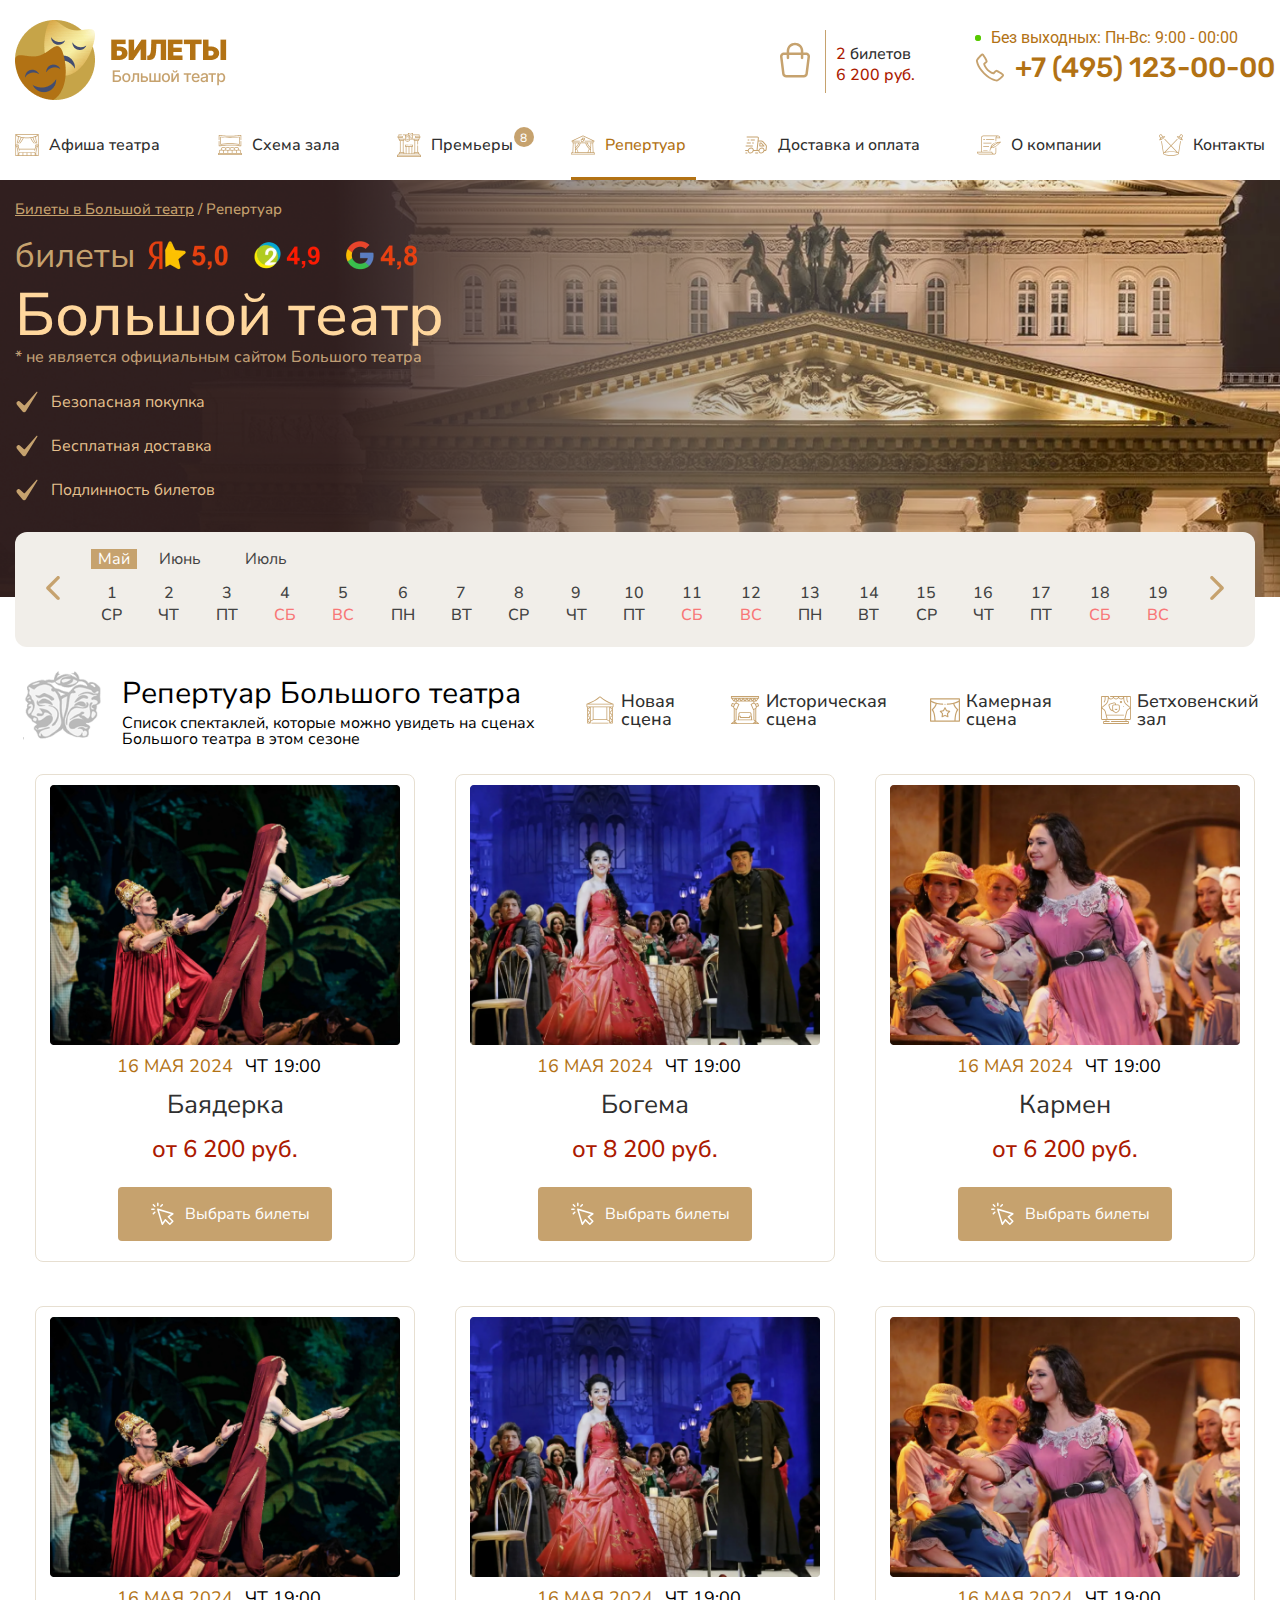
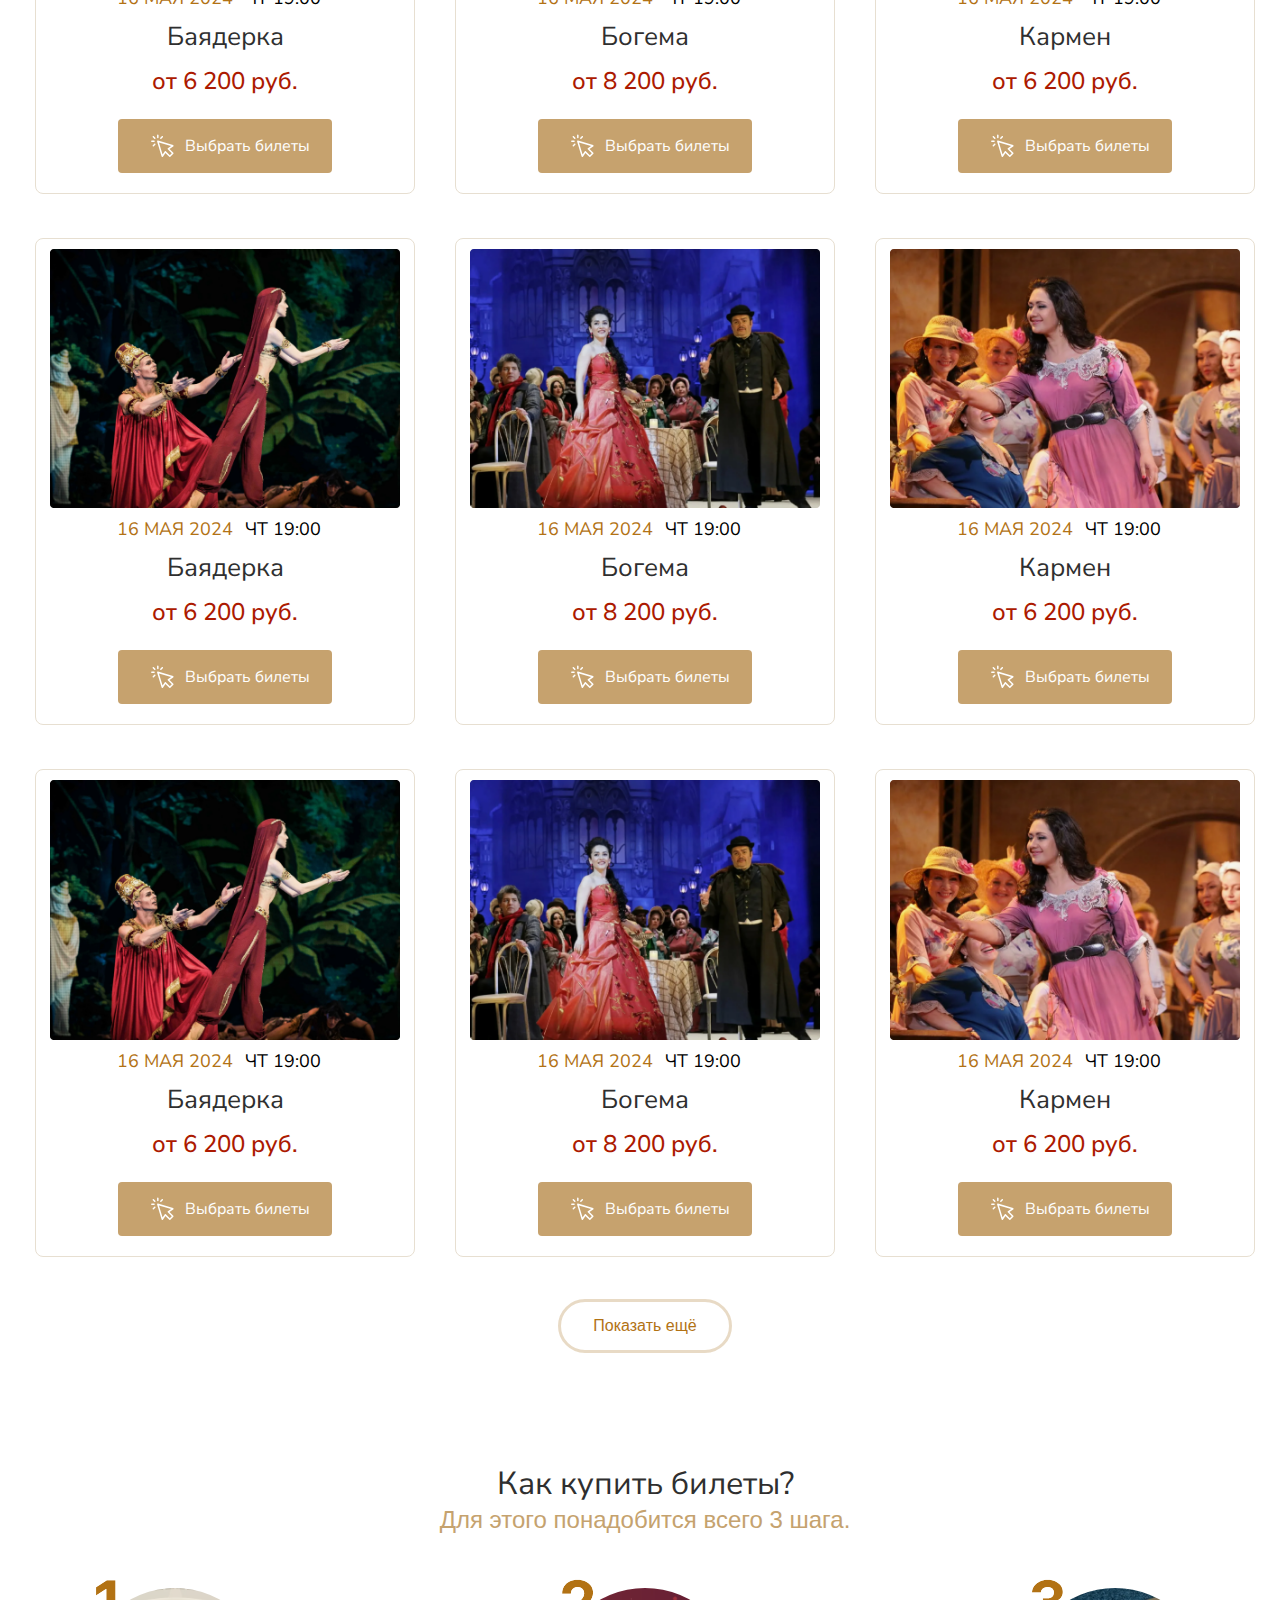
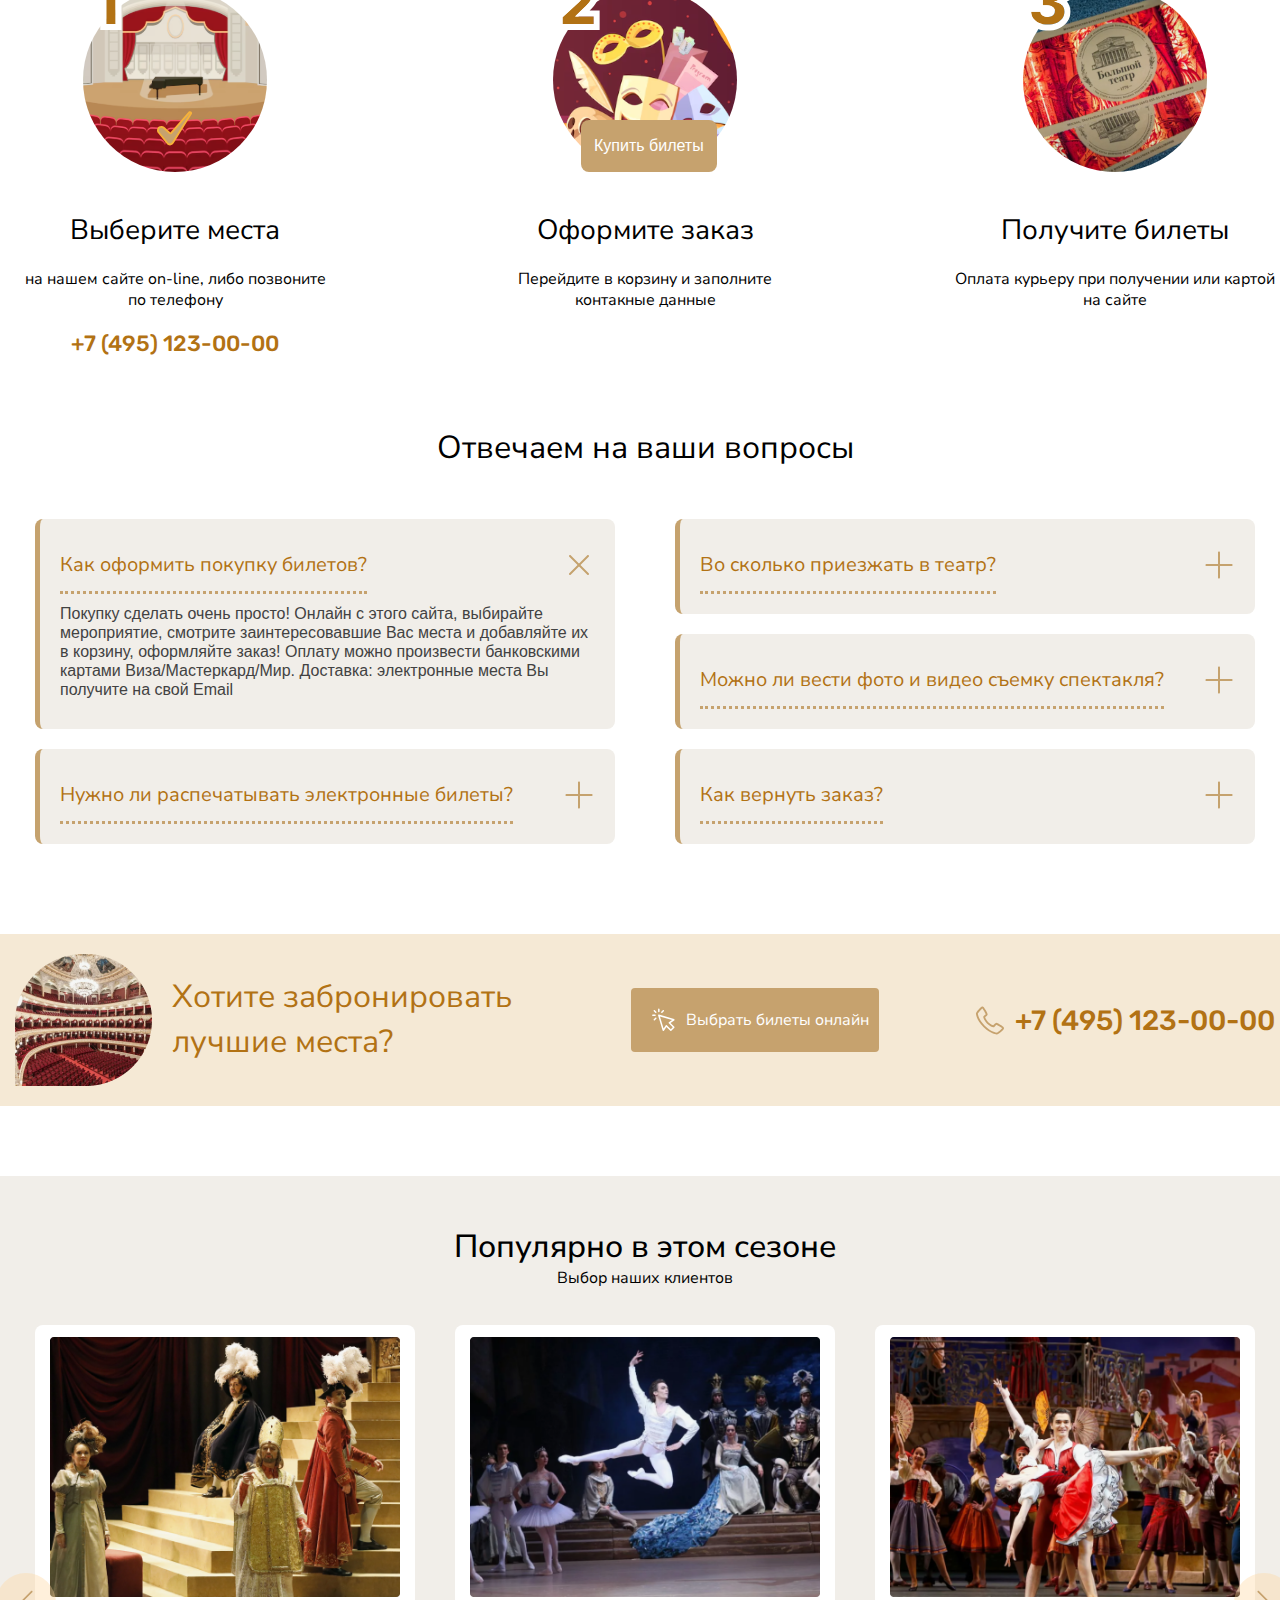
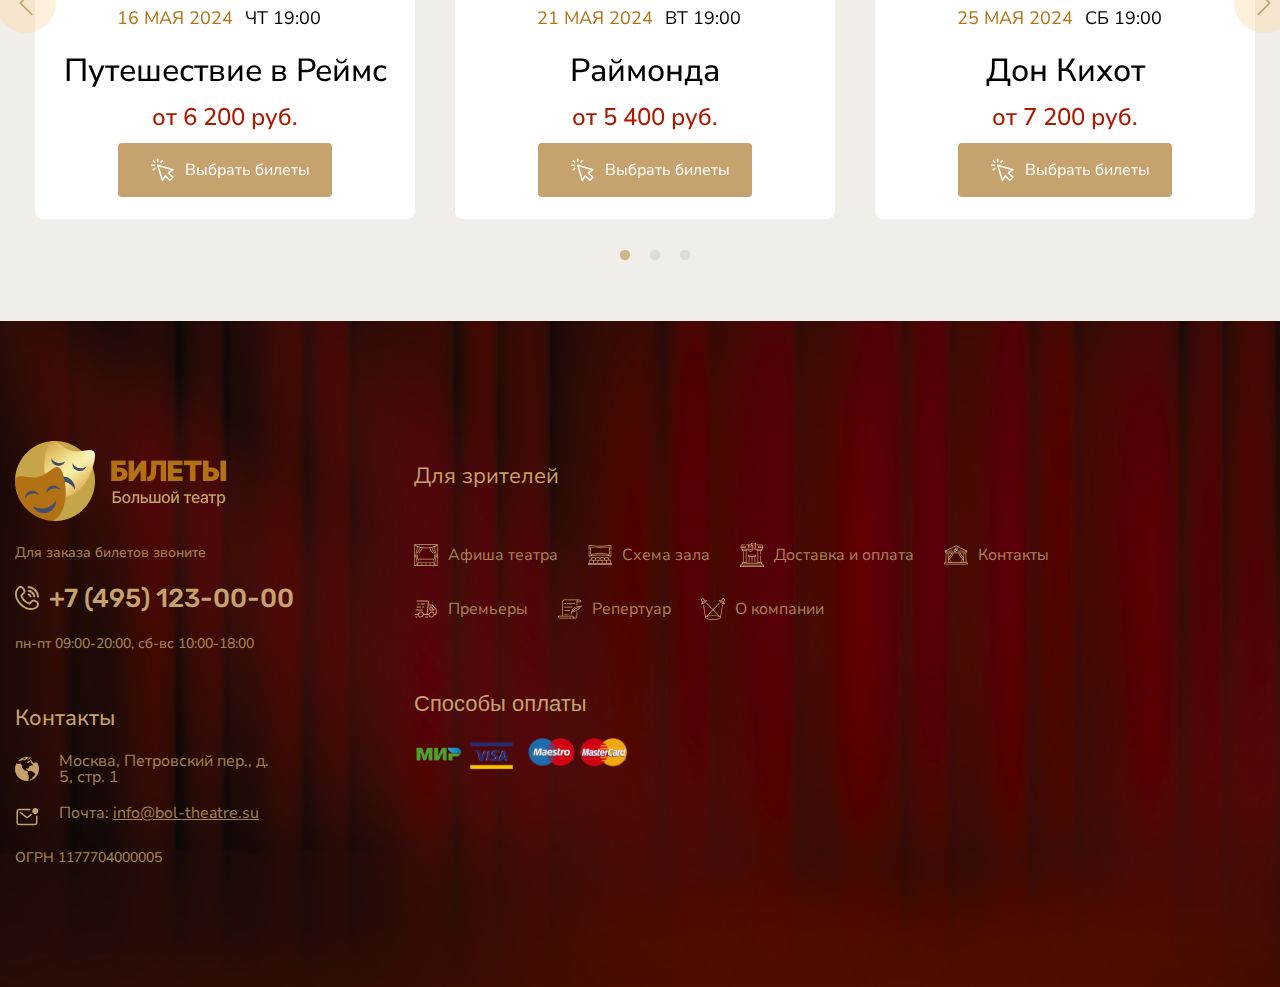
<file: repertuar.html>
<!DOCTYPE html>
<html lang="en">
    <head>
        <meta charset="UTF-8">
        <meta name="viewport" content="width=device-width, initial-scale=1.0">
        <title>Репертуар - Большой театр</title>

        <!-- favicon -->
        <link rel="apple-touch-icon" sizes="180x180"
            href="./assets/img/favicon/apple-touch-icon.png">
        <link rel="icon" type="image/png" sizes="32x32"
            href="./assets/img/favicon/favicon-32x32.png">
        <link rel="icon" type="image/png" sizes="16x16"
            href="./assets/img/favicon/favicon-16x16.png">
        <link rel="manifest" href="./assets/img/favicon/site.webmanifest">

        <!-- стили -->
        <link rel="stylesheet" href="./assets/scss/main.css">
        <link rel="stylesheet" href="./assets/js/slick/slick-theme.css">
        <link rel="stylesheet" href="./assets/js/slick/slick.css">
    </head>
    <body>
        <header>
            <section class="navbar">
                <div class="container">
                    <div class="navbar__content">
                        <div class="prenavbar__content">
                            <div class="prenavbar__logo">
                                <a href="./index.html"><img
                                        src="./assets/img/logo.png"
                                        alt="logo"></a>
                            </div>
                            <div class="prenavbar__cart">
                                <div class="prenavbar__cart-item">
                                    <div class="prenavbar__cart-img">
                                        <img src="./assets/img/ico/basket.svg"
                                            alt="basket">
                                    </div>
                                    <div class="prenavbar__cart-basket">
                                        <p><span>2 </span>билетов</p>
                                        <a href="#">6 200 руб.</a>
                                    </div>
                                </div>
                                <div class="prenavbar__tel">
                                    <div class="prenavbar__tel-mode">
                                        <div class="pulse-icon"></div>
                                        <h4>Без выходных: Пн-Вс: 9:00 -
                                            00:00</h4>
                                    </div>
                                    <div class="prenavbar__tel-item">
                                        <img src="./assets/img/ico/phone.svg"
                                            alt="phone">
                                        <a href="tel:+7 (495) 123-00-00">+7
                                            (495) 123-00-00</a>
                                    </div>
                                </div>
                            </div>
                        </div>
                        <div class="navbar__bottom">
                            <nav>
                                <ul>
                                    <li><img
                                            src="./assets/img/ico/navbar/theater.svg"
                                            alt="Афиша театра"><a
                                            href="./index.html">Афиша
                                            театра</a></li>
                                    <li><img
                                            src="./assets/img/ico/navbar/schema.svg"
                                            alt="Схема зала"><a href="#">Схема
                                            зала</a></li>
                                    <li><img
                                            src="./assets/img/ico/navbar/premyer.svg"
                                            alt="Премьеры"><a href="#">Премьеры
                                            <span>8</span></a></li>
                                    <li class="navbar__link-active"><img
                                            src="./assets/img/ico/navbar/repertuar.svg"
                                            alt="Репертуар"><a
                                            href="#">Репертуар</a></li>
                                    <li><img
                                            src="./assets/img/ico/navbar/delivery.svg"
                                            alt="Доставка и оплата"><a
                                            href="#">Доставка и оплата</a></li>
                                    <li><img
                                            src="./assets/img/ico/navbar/about.svg"
                                            alt="О компании"><a href="#">О
                                            компании</a></li>
                                    <li><img
                                            src="./assets/img/ico/navbar/contact.svg"
                                            alt="Контакты"><a
                                            href="#">Контакты</a></li>
                                </ul>
                            </nav>
                        </div>
                    </div>
                </div>
            </section>
        </header>
        <main>
            <section class="info repertuar">
                <div class="container">
                    <div class="info__content">
                        <div class="repertuar__subtitle">
                            <a href="./index.html"><span>Билеты в Большой театр</span> / Репертуар</a>
                        </div>
                        <div class="info__ticket">
                            <h2>билеты</h2>
                            <img src="./assets/img/ticket.png" alt="ticket">
                        </div>
                        <div class="info__title">
                            <h1>Большой театр</h1>
                            <p>* не является официальным сайтом Большого
                                театра</p>
                        </div>
                        <div class="info__subtitle">
                            <div class="info__subtitle-item">
                                <img src="./assets/img/ico/check.svg"
                                    alt="check">
                                <p>Безопасная покупка</p>
                            </div>
                            <div class="info__subtitle-item">
                                <img src="./assets/img/ico/check.svg"
                                    alt="check">
                                <p>Бесплатная доставка</p>
                            </div>
                            <div class="info__subtitle-item">
                                <img src="./assets/img/ico/check.svg"
                                    alt="check">
                                <p>Подлинность билетов</p>
                            </div>
                        </div>
                    </div>
                    <div class="calendar__content">
                        <button><img src="./assets/img/ico/left.svg"
                                alt="left"></button>
                        <div class="calendar__day-container">
                            <div class="calendar__month">
                                <a class="calendar__month-active"
                                    href="#">Май</a>
                                <a href="#">Июнь</a>
                                <a href="#">Июль</a>
                            </div>
                            <div class="calendar__day">
                                <a href="#">1<span>СР</span></a>
                                <a href="#">2<span>ЧТ</span></a>
                                <a href="#">3<span>ПТ</span></a>
                                <a href="#">4<span class="rest">СБ</span></a>
                                <a href="#">5<span class="rest">ВС</span></a>
                                <a href="#">6<span>ПН</span></a>
                                <a href="#">7<span>ВТ</span></a>
                                <a href="#">8<span>СР</span></a>
                                <a href="#">9<span>ЧТ</span></a>
                                <a href="#">10<span>ПТ</span></a>
                                <a href="#">11<span class="rest">СБ</span></a>
                                <a href="#">12<span class="rest">ВС</span></a>
                                <a href="#">13<span>ПН</span></a>
                                <a href="#">14<span>ВТ</span></a>
                                <a href="#">15<span>СР</span></a>
                                <a href="#">16<span>ЧТ</span></a>
                                <a href="#">17<span>ПТ</span></a>
                                <a href="#">18<span class="rest">СБ</span></a>
                                <a href="#">19<span class="rest">ВС</span></a>
                            </div>
                        </div>
                        <button><img src="./assets/img/ico/right.svg"
                                alt="right"></button>
                    </div>
                </div>
            </section>
            <section class="table">
                <div class="container">
                    <div class="table__content">
                        <div class="table__intro">
                            <div class="table__intro-title">
                                <img src="./assets/img/ico/repertuar.svg"
                                    alt="theater">
                                <div class="table__intro-subtitle">
                                    <h2>Репертуар Большого театра</h2>
                                    <p>
                                        Список спектаклей, которые можно увидеть
                                        на сценах Большого театра в этом сезоне
                                    </p>
                                </div>
                            </div>
                            <div class="table__link-container">
                                <div class="table__link-item">
                                    <img src="./assets/img/ico/new_theatre.svg"
                                        alt="Новая сцена">
                                    <a href="#">Новая сцена</a>
                                </div>
                                <div class="table__link-item">
                                    <img
                                        src="./assets/img/ico/historical_scene.svg"
                                        alt="Историческая сцена">
                                    <a href="#">Историческая сцена</a>
                                </div>
                                <div class="table__link-item">
                                    <img src="./assets/img/ico/camer_scene.svg"
                                        alt="Камерная сцена">
                                    <a href="#">Камерная сцена</a>
                                </div>
                                <div class="table__link-item">
                                    <img
                                        src="./assets/img/ico/bethoven_scene.svg"
                                        alt="Бетховенский зал">
                                    <a href="#">Бетховенский зал</a>
                                </div>
                            </div>
                        </div>
                        <div class="repertuar__wrapper">
                            <div
                                class="repertuar__card-item popular__card-item">
                                <div class="popular__card-img">
                                    <img src="./assets/img/cards/1.png"
                                        alt="1">
                                </div>
                                <div
                                    class="popular__card-intro repertuar__card-intro">
                                    <p>16 МАЯ 2024<span>ЧТ 19:00</span></p>
                                    <a class="repertuar__card-title"
                                        href="#">Баядерка</a>
                                    <h5>от 6 200 руб.</h5>
                                    <a class="popular__card-link-btn"
                                        href="#"><img
                                            src="./assets/img/ico/click.svg"
                                            alt="click">Выбрать билеты</a>
                                </div>
                            </div>
                            <div
                                class="repertuar__card-item popular__card-item">
                                <div class="popular__card-img">
                                    <img src="./assets/img/cards/2.png"
                                        alt="2">
                                </div>
                                <div
                                    class="popular__card-intro repertuar__card-intro">
                                    <p>16 МАЯ 2024<span>ЧТ 19:00</span></p>
                                    <a class="repertuar__card-title"
                                        href="#">Богема</a>
                                    <h5>от 8 200 руб.</h5>
                                    <a class="popular__card-link-btn"
                                        href="#"><img
                                            src="./assets/img/ico/click.svg"
                                            alt="click">Выбрать билеты</a>
                                </div>
                            </div>
                            <div
                                class="repertuar__card-item popular__card-item">
                                <div class="popular__card-img">
                                    <img src="./assets/img/cards/3.png"
                                        alt="1">
                                </div>
                                <div
                                    class="popular__card-intro repertuar__card-intro">
                                    <p>16 МАЯ 2024<span>ЧТ 19:00</span></p>
                                    <a class="repertuar__card-title"
                                        href="#">Кармен</a>
                                    <h5>от 6 200 руб.</h5>
                                    <a class="popular__card-link-btn"
                                        href="#"><img
                                            src="./assets/img/ico/click.svg"
                                            alt="click">Выбрать билеты</a>
                                </div>
                            </div>
                            <div
                                class="repertuar__card-item popular__card-item">
                                <div class="popular__card-img">
                                    <img src="./assets/img/cards/1.png"
                                        alt="1">
                                </div>
                                <div
                                    class="popular__card-intro repertuar__card-intro">
                                    <p>16 МАЯ 2024<span>ЧТ 19:00</span></p>
                                    <a class="repertuar__card-title"
                                        href="#">Баядерка</a>
                                    <h5>от 6 200 руб.</h5>
                                    <a class="popular__card-link-btn"
                                        href="#"><img
                                            src="./assets/img/ico/click.svg"
                                            alt="click">Выбрать билеты</a>
                                </div>
                            </div>
                            <div
                                class="repertuar__card-item popular__card-item">
                                <div class="popular__card-img">
                                    <img src="./assets/img/cards/2.png"
                                        alt="2">
                                </div>
                                <div
                                    class="popular__card-intro repertuar__card-intro">
                                    <p>16 МАЯ 2024<span>ЧТ 19:00</span></p>
                                    <a class="repertuar__card-title"
                                        href="#">Богема</a>
                                    <h5>от 8 200 руб.</h5>
                                    <a class="popular__card-link-btn"
                                        href="#"><img
                                            src="./assets/img/ico/click.svg"
                                            alt="click">Выбрать билеты</a>
                                </div>
                            </div>
                            <div
                                class="repertuar__card-item popular__card-item">
                                <div class="popular__card-img">
                                    <img src="./assets/img/cards/3.png"
                                        alt="1">
                                </div>
                                <div
                                    class="popular__card-intro repertuar__card-intro">
                                    <p>16 МАЯ 2024<span>ЧТ 19:00</span></p>
                                    <a class="repertuar__card-title"
                                        href="#">Кармен</a>
                                    <h5>от 6 200 руб.</h5>
                                    <a class="popular__card-link-btn"
                                        href="#"><img
                                            src="./assets/img/ico/click.svg"
                                            alt="click">Выбрать билеты</a>
                                </div>
                            </div>
                            <div
                                class="repertuar__card-item popular__card-item">
                                <div class="popular__card-img">
                                    <img src="./assets/img/cards/1.png"
                                        alt="1">
                                </div>
                                <div
                                    class="popular__card-intro repertuar__card-intro">
                                    <p>16 МАЯ 2024<span>ЧТ 19:00</span></p>
                                    <a class="repertuar__card-title"
                                        href="#">Баядерка</a>
                                    <h5>от 6 200 руб.</h5>
                                    <a class="popular__card-link-btn"
                                        href="#"><img
                                            src="./assets/img/ico/click.svg"
                                            alt="click">Выбрать билеты</a>
                                </div>
                            </div>
                            <div
                                class="repertuar__card-item popular__card-item">
                                <div class="popular__card-img">
                                    <img src="./assets/img/cards/2.png"
                                        alt="2">
                                </div>
                                <div
                                    class="popular__card-intro repertuar__card-intro">
                                    <p>16 МАЯ 2024<span>ЧТ 19:00</span></p>
                                    <a class="repertuar__card-title"
                                        href="#">Богема</a>
                                    <h5>от 8 200 руб.</h5>
                                    <a class="popular__card-link-btn"
                                        href="#"><img
                                            src="./assets/img/ico/click.svg"
                                            alt="click">Выбрать билеты</a>
                                </div>
                            </div>
                            <div
                                class="repertuar__card-item popular__card-item">
                                <div class="popular__card-img">
                                    <img src="./assets/img/cards/3.png"
                                        alt="1">
                                </div>
                                <div
                                    class="popular__card-intro repertuar__card-intro">
                                    <p>16 МАЯ 2024<span>ЧТ 19:00</span></p>
                                    <a class="repertuar__card-title"
                                        href="#">Кармен</a>
                                    <h5>от 6 200 руб.</h5>
                                    <a class="popular__card-link-btn"
                                        href="#"><img
                                            src="./assets/img/ico/click.svg"
                                            alt="click">Выбрать билеты</a>
                                </div>
                            </div>
                            <div
                                class="repertuar__card-item popular__card-item">
                                <div class="popular__card-img">
                                    <img src="./assets/img/cards/1.png"
                                        alt="1">
                                </div>
                                <div
                                    class="popular__card-intro repertuar__card-intro">
                                    <p>16 МАЯ 2024<span>ЧТ 19:00</span></p>
                                    <a class="repertuar__card-title"
                                        href="#">Баядерка</a>
                                    <h5>от 6 200 руб.</h5>
                                    <a class="popular__card-link-btn"
                                        href="#"><img
                                            src="./assets/img/ico/click.svg"
                                            alt="click">Выбрать билеты</a>
                                </div>
                            </div>
                            <div
                                class="repertuar__card-item popular__card-item">
                                <div class="popular__card-img">
                                    <img src="./assets/img/cards/2.png"
                                        alt="2">
                                </div>
                                <div
                                    class="popular__card-intro repertuar__card-intro">
                                    <p>16 МАЯ 2024<span>ЧТ 19:00</span></p>
                                    <a class="repertuar__card-title"
                                        href="#">Богема</a>
                                    <h5>от 8 200 руб.</h5>
                                    <a class="popular__card-link-btn"
                                        href="#"><img
                                            src="./assets/img/ico/click.svg"
                                            alt="click">Выбрать билеты</a>
                                </div>
                            </div>
                            <div
                                class="repertuar__card-item popular__card-item">
                                <div class="popular__card-img">
                                    <img src="./assets/img/cards/3.png"
                                        alt="1">
                                </div>
                                <div
                                    class="popular__card-intro repertuar__card-intro">
                                    <p>16 МАЯ 2024<span>ЧТ 19:00</span></p>
                                    <a class="repertuar__card-title"
                                        href="#">Кармен</a>
                                    <h5>от 6 200 руб.</h5>
                                    <a class="popular__card-link-btn"
                                        href="#"><img
                                            src="./assets/img/ico/click.svg"
                                            alt="click">Выбрать билеты</a>
                                </div>
                            </div>
                        </div>
                        <button class="outline__btn">Показать ещё</button>
                    </div>
                </div>
            </section>
            <section class="bilet">
                <div class="container">
                    <div class="bilet__content">
                        <div class="bilet__intro">
                            <h2>Как купить билеты?</h2>
                            <h3>Для этого понадобится всего 3 шага.</h3>
                        </div>
                        <div class="bilet__cards">
                            <div class="bilet__card-item">
                                <div class="bilet__img">
                                    <img src="./assets/img/ico/bilet/1.svg"
                                        alt="1">
                                </div>
                                <div class="bilet__subtitle">
                                    <h3>Выберите места</h3>
                                    <p>на нашем сайте on-line, либо позвоните по
                                        телефону</p>
                                </div>
                                <a href="tel:+7 (495) 123-00-00">+7 (495)
                                    123-00-00</a>
                            </div>
                            <div class="bilet__card-item">
                                <div class="bilet__img">
                                    <img src="./assets/img/ico/bilet/2.svg"
                                        alt="1">
                                    <a href="#" class="outline__btn">Купить
                                        билеты</a>
                                </div>
                                <div class="bilet__subtitle">
                                    <h3>Оформите заказ</h3>
                                    <p>Перейдите в корзину и заполните контакные
                                        данные</p>
                                </div>
                            </div>
                            <div class="bilet__card-item">
                                <div class="bilet__img">
                                    <img src="./assets/img/ico/bilet/3.svg"
                                        alt="1">
                                </div>
                                <div class="bilet__subtitle">
                                    <h3>Получите билеты</h3>
                                    <p>Оплата курьеру при получении или картой
                                        на сайте</p>
                                </div>
                            </div>
                        </div>
                    </div>
                </div>
            </section>
            <section class="question">
                <div class="container">
                    <div class="question__content">
                        <div class="question__intro">
                            <h2>Отвечаем на ваши вопросы</h2>
                        </div>
                        <div class="question__accordeon-wrapper">
                            <div class="question__accordeon-wrapper-block">
                                <div class="question__accordeon-item">
                                    <div class="question__accordeon-head">
                                        <h3>Как оформить покупку билетов?</h3>
                                        <button><img
                                                src="./assets/img/ico/close.svg"
                                                alt="close"></button>
                                    </div>
                                    <div class="question__accordeon-body">
                                        <p>
                                            Покупку сделать очень просто! Онлайн
                                            с
                                            этого сайта, выбирайте мероприятие,
                                            смотрите заинтересовавшие Вас места
                                            и
                                            добавляйте их в корзину, оформляйте
                                            заказ! Оплату можно произвести
                                            банковскими картами
                                            Виза/Мастеркард/Мир.
                                            Доставка: электронные места Вы
                                            получите
                                            на свой Email
                                        </p>
                                    </div>
                                </div>
                                <div class="question__accordeon-item">
                                    <div class="question__accordeon-head">
                                        <h3>Нужно ли распечатывать электронные
                                            билеты?</h3>
                                        <button><img
                                                src="./assets/img/ico/close.svg"
                                                alt="close"></button>
                                    </div>
                                    <div class="question__accordeon-body">
                                        <p>
                                            Покупку сделать очень просто! Онлайн
                                            с
                                            этого сайта, выбирайте мероприятие,
                                            смотрите заинтересовавшие Вас места
                                            и
                                            добавляйте их в корзину, оформляйте
                                            заказ! Оплату можно произвести
                                            банковскими картами
                                            Виза/Мастеркард/Мир.
                                            Доставка: электронные места Вы
                                            получите
                                            на свой Email
                                        </p>
                                    </div>
                                </div>
                            </div>
                            <div class="question__accordeon-wrapper-block">
                                <div class="question__accordeon-item">
                                    <div class="question__accordeon-head">
                                        <h3>Во сколько приезжать в театр?</h3>
                                        <button><img
                                                src="./assets/img/ico/close.svg"
                                                alt="close"></button>
                                    </div>
                                    <div class="question__accordeon-body">
                                        <p>
                                            Покупку сделать очень просто! Онлайн
                                            с
                                            этого сайта, выбирайте мероприятие,
                                            смотрите заинтересовавшие Вас места
                                            и
                                            добавляйте их в корзину, оформляйте
                                            заказ! Оплату можно произвести
                                            банковскими картами
                                            Виза/Мастеркард/Мир.
                                            Доставка: электронные места Вы
                                            получите
                                            на свой Email
                                        </p>
                                    </div>
                                </div>
                                <div class="question__accordeon-item">
                                    <div class="question__accordeon-head">
                                        <h3>Можно ли вести фото и видео съемку
                                            спектакля?</h3>
                                        <button><img
                                                src="./assets/img/ico/close.svg"
                                                alt="close"></button>
                                    </div>
                                    <div class="question__accordeon-body">
                                        <p>
                                            Покупку сделать очень просто! Онлайн
                                            с
                                            этого сайта, выбирайте мероприятие,
                                            смотрите заинтересовавшие Вас места
                                            и
                                            добавляйте их в корзину, оформляйте
                                            заказ! Оплату можно произвести
                                            банковскими картами
                                            Виза/Мастеркард/Мир.
                                            Доставка: электронные места Вы
                                            получите
                                            на свой Email
                                        </p>
                                    </div>
                                </div>
                                <div class="question__accordeon-item">
                                    <div class="question__accordeon-head">
                                        <h3>Как вернуть заказ?</h3>
                                        <button><img
                                                src="./assets/img/ico/close.svg"
                                                alt="close"></button>
                                    </div>
                                    <div class="question__accordeon-body">
                                        <p>
                                            Покупку сделать очень просто! Онлайн
                                            с
                                            этого сайта, выбирайте мероприятие,
                                            смотрите заинтересовавшие Вас места
                                            и
                                            добавляйте их в корзину, оформляйте
                                            заказ! Оплату можно произвести
                                            банковскими картами
                                            Виза/Мастеркард/Мир.
                                            Доставка: электронные места Вы
                                            получите
                                            на свой Email
                                        </p>
                                    </div>
                                </div>
                            </div>
                        </div>
                    </div>
                </div>
            </section>
            <section class="brone">
                <div class="container">
                    <div class="brone__content">
                        <div class="brone__intro">
                            <img src="./assets/img/brone.png" alt="brone">
                            <h3>Хотите забронировать лучшие места?</h3>
                        </div>
                        <div class="brone__btn">
                            <a href="#"><img src="./assets/img/ico/click.svg"
                                    alt="click">Выбрать билеты онлайн</a>
                        </div>
                        <div class="brone__tel">
                            <img src="./assets/img/ico/phone.svg" alt="phone">
                            <a href="tel:+7 (495) 123-00-00">+7 (495)
                                123-00-00</a>
                        </div>
                    </div>
                </div>
            </section>
            <section class="popular">
                <div class="container">
                    <div class="popular__content">
                        <div class="popular__intro">
                            <h2>Популярно в этом сезоне</h2>
                            <p>Выбор наших клиентов</p>
                        </div>
                        <div class="popular__slider">
                            <button class="slick__btn slick-left-prev"><img
                                    src="./assets/img/ico/slick-left.svg"
                                    alt="left"></button>
                            <div class="popular__slider-wrapper">
                                <div class="popular__card-item">
                                    <div class="popular__card-img">
                                        <img src="./assets/img/popular/1.png"
                                            alt="1">
                                    </div>
                                    <div class="popular__card-intro">
                                        <p>16 МАЯ 2024<span>ЧТ 19:00</span></p>
                                        <h3>Путешествие в Реймс</h3>
                                        <h5>от 6 200 руб.</h5>
                                        <a class="popular__card-link-btn"
                                            href="#"><img
                                                src="./assets/img/ico/click.svg"
                                                alt="click">Выбрать билеты</a>
                                    </div>
                                </div>
                                <div class="popular__card-item">
                                    <div class="popular__card-img">
                                        <img src="./assets/img/popular/2.png"
                                            alt="2">
                                    </div>
                                    <div class="popular__card-intro">
                                        <p>21 МАЯ 2024<span>ВТ 19:00</span></p>
                                        <h3>Раймонда</h3>
                                        <h5>от 5 400 руб.</h5>
                                        <a class="popular__card-link-btn"
                                            href="#"><img
                                                src="./assets/img/ico/click.svg"
                                                alt="click">Выбрать билеты</a>
                                    </div>
                                </div>
                                <div class="popular__card-item">
                                    <div class="popular__card-img">
                                        <img src="./assets/img/popular/3.png"
                                            alt="3">
                                    </div>
                                    <div class="popular__card-intro">
                                        <p>25 МАЯ 2024<span>СБ 19:00</span></p>
                                        <h3>Дон Кихот</h3>
                                        <h5>от 7 200 руб.</h5>
                                        <a class="popular__card-link-btn"
                                            href="#"><img
                                                src="./assets/img/ico/click.svg"
                                                alt="click">Выбрать билеты</a>
                                    </div>
                                </div>
                                <div class="popular__card-item">
                                    <div class="popular__card-img">
                                        <img src="./assets/img/popular/1.png"
                                            alt="1">
                                    </div>
                                    <div class="popular__card-intro">
                                        <p>16 МАЯ 2024<span>ЧТ 19:00</span></p>
                                        <h3>Путешествие в Реймс</h3>
                                        <h5>от 6 200 руб.</h5>
                                        <a class="popular__card-link-btn"
                                            href="#"><img
                                                src="./assets/img/ico/click.svg"
                                                alt="click">Выбрать билеты</a>
                                    </div>
                                </div>
                                <div class="popular__card-item">
                                    <div class="popular__card-img">
                                        <img src="./assets/img/popular/2.png"
                                            alt="2">
                                    </div>
                                    <div class="popular__card-intro">
                                        <p>21 МАЯ 2024<span>ВТ 19:00</span></p>
                                        <h3>Раймонда</h3>
                                        <h5>от 5 400 руб.</h5>
                                        <a class="popular__card-link-btn"
                                            href="#"><img
                                                src="./assets/img/ico/click.svg"
                                                alt="click">Выбрать билеты</a>
                                    </div>
                                </div>
                                <div class="popular__card-item">
                                    <div class="popular__card-img">
                                        <img src="./assets/img/popular/3.png"
                                            alt="3">
                                    </div>
                                    <div class="popular__card-intro">
                                        <p>25 МАЯ 2024<span>СБ 19:00</span></p>
                                        <h3>Дон Кихот</h3>
                                        <h5>от 7 200 руб.</h5>
                                        <a class="popular__card-link-btn"
                                            href="#"><img
                                                src="./assets/img/ico/click.svg"
                                                alt="click">Выбрать билеты</a>
                                    </div>
                                </div>
                                <div class="popular__card-item">
                                    <div class="popular__card-img">
                                        <img src="./assets/img/popular/1.png"
                                            alt="1">
                                    </div>
                                    <div class="popular__card-intro">
                                        <p>16 МАЯ 2024<span>ЧТ 19:00</span></p>
                                        <h3>Путешествие в Реймс</h3>
                                        <h5>от 6 200 руб.</h5>
                                        <a class="popular__card-link-btn"
                                            href="#"><img
                                                src="./assets/img/ico/click.svg"
                                                alt="click">Выбрать билеты</a>
                                    </div>
                                </div>
                                <div class="popular__card-item">
                                    <div class="popular__card-img">
                                        <img src="./assets/img/popular/2.png"
                                            alt="2">
                                    </div>
                                    <div class="popular__card-intro">
                                        <p>21 МАЯ 2024<span>ВТ 19:00</span></p>
                                        <h3>Раймонда</h3>
                                        <h5>от 5 400 руб.</h5>
                                        <a class="popular__card-link-btn"
                                            href="#"><img
                                                src="./assets/img/ico/click.svg"
                                                alt="click">Выбрать билеты</a>
                                    </div>
                                </div>
                                <div class="popular__card-item">
                                    <div class="popular__card-img">
                                        <img src="./assets/img/popular/3.png"
                                            alt="3">
                                    </div>
                                    <div class="popular__card-intro">
                                        <p>25 МАЯ 2024<span>СБ 19:00</span></p>
                                        <h3>Дон Кихот</h3>
                                        <h5>от 7 200 руб.</h5>
                                        <a class="popular__card-link-btn"
                                            href="#"><img
                                                src="./assets/img/ico/click.svg"
                                                alt="click">Выбрать билеты</a>
                                    </div>
                                </div>
                            </div>
                            <button class="slick__btn slick-right-next"><img
                                    src="./assets/img/ico/slick-right.svg"
                                    alt="right"></button>
                        </div>
                    </div>
                </div>
            </section>
        </main>
        <footer>
            <div class="footer footer__main">
                <div class="container">
                    <div class="footer__content">
                        <div class="footer__block">
                            <div class="footer__block-item">
                                <div class="footer__logo">
                                    <a href="./index.html"><img
                                            src="./assets/img/logo.png"
                                            alt="logo"></a>
                                </div>
                                <div class="footer__tel">
                                    <p>Для заказа билетов звоните</p>
                                    <a href="tel:+7 (495) 123-00-00">
                                        <img src="./assets/img/ico/phone2.svg"
                                            alt="phone">
                                        +7 (495) 123-00-00
                                    </a>
                                </div>
                                <div class="footer__day">
                                    <p>пн-пт 09:00-20:00, сб-вс 10:00-18:00</p>
                                </div>
                            </div>
                            <div class="footer__block-item">
                                <h3>Контакты</h3>
                                <div class="footer__item-address">
                                    <img src="./assets/img/ico/world.svg"
                                        alt="world">
                                    <a href="#">Москва, Петровский пер., д. 5,
                                        стр. 1</a>
                                </div>
                                <div class="footer__item-address">
                                    <img src="./assets/img/ico/mail.svg"
                                        alt="mail">
                                    <a href="mailto:info@bol-theatre.su">Почта:
                                        <span>info@bol-theatre.su</span></a>
                                </div>
                                <p>
                                    ОГРН 1177704000005
                                </p>
                            </div>
                        </div>
                        <div class="footer__block">
                            <div class="footer__menu-link">
                                <p>Для зрителей</p>
                                <nav>
                                    <ul>
                                        <li><a href="#"><img
                                                    src="./assets/img/ico/navbar/theater.svg"
                                                    alt="Афиша театра">Афиша
                                                театра</a></li>
                                        <li><a href="#"><img
                                                    src="./assets/img/ico/navbar/schema.svg"
                                                    alt="Схема зала">Схема
                                                зала</a></li>
                                        <li><a href="#"><img
                                                    src="./assets/img/ico/navbar/premyer.svg"
                                                    alt="Доставка и оплата">Доставка
                                                и оплата</a></li>
                                        <li><a href="#"><img
                                                    src="./assets/img/ico/navbar/repertuar.svg"
                                                    alt="Контакты">Контакты</a></li>
                                        <li><a href="#"><img
                                                    src="./assets/img/ico/navbar/delivery.svg"
                                                    alt="Премьеры">Премьеры</a></li>
                                        <li><a href="#"><img
                                                    src="./assets/img/ico/navbar/about.svg"
                                                    alt="Репертуар">Репертуар</a></li>
                                        <li><a href="#"><img
                                                    src="./assets/img/ico/navbar/contact.svg"
                                                    alt="О компании">О
                                                компании</a></li>
                                    </ul>
                                </nav>
                            </div>
                            <div class="footer__pay">
                                <p>Способы оплаты</p>
                                <div class="footer__pay-ico">
                                    <img src="./assets/img/ico/pay1.svg"
                                        alt="pay1">
                                    <img src="./assets/img/ico/pay2.svg"
                                        alt="pay2">
                                </div>
                            </div>
                        </div>
                    </div>
                </div>
            </div>
        </footer>
        <script src="https://code.jquery.com/jquery-3.6.0.min.js"></script>
        <script src="./assets/js/slick/slick.min.js"></script>
        <script src="./assets/js/script.js"></script>
    </body>
</html>
</file>
<file: assets/scss/main.css>
@import url("https://fonts.googleapis.com/css2?family=Nunito+Sans:ital,opsz,wght@0,6..12,200..1000;1,6..12,200..1000&family=Roboto:ital,wght@0,100;0,300;0,400;0,500;0,700;0,900;1,100;1,300;1,400;1,500;1,700;1,900&family=Rubik:ital,wght@0,300..900;1,300..900&display=swap");
@import url("https://db.onlinewebfonts.com/c/543092172c7d9a62dc51fa0fc510b6cf?family=Everett+Regular");
@import url("https://fonts.googleapis.com/css2?family=Roboto:ital,wght@0,100;0,300;0,400;0,500;0,700;0,900;1,100;1,300;1,400;1,500;1,700;1,900&display=swap");
@import url("https://fonts.googleapis.com/css2?family=Roboto:ital,wght@0,100;0,300;0,400;0,500;0,700;0,900;1,100;1,300;1,400;1,500;1,700;1,900&family=Rubik:ital,wght@0,300..900;1,300..900&display=swap");
/* reset.scss */
::-webkit-scrollbar {
  width: 10px;
}

::-webkit-scrollbar-track {
  background-color: #F1EEE9;
}

::-webkit-scrollbar-thumb {
  background-color: #B27214;
  border-radius: 10px;
}

html,
body,
div,
span,
applet,
object,
iframe,
h1,
h2,
h3,
h4,
h5,
h6,
p,
blockquote,
pre,
a,
abbr,
acronym,
address,
big,
cite,
code,
del,
dfn,
em,
img,
ins,
kbd,
q,
s,
samp,
small,
strike,
strong,
sub,
sup,
tt,
var,
b,
u,
i,
center,
dl,
dt,
dd,
ol,
ul,
li,
fieldset,
form,
label,
legend,
table,
caption,
tbody,
tfoot,
thead,
tr,
th,
td,
article,
aside,
canvas,
details,
embed,
figure,
figcaption,
footer,
header,
hgroup,
menu,
nav,
output,
ruby,
section,
summary,
time,
mark,
audio,
video {
  margin: 0;
  padding: 0;
  border: 0;
  font-size: 100%;
  font: inherit;
  vertical-align: baseline;
}

article,
aside,
details,
figcaption,
figure,
footer,
header,
hgroup,
menu,
nav,
section {
  display: block;
}

body {
  line-height: 1;
  font-family: "Nunito Sans", sans-serif;
}

ol,
ul {
  list-style: none;
}

blockquote,
q {
  quotes: none;
}

blockquote::before,
blockquote::after,
q::before,
q::after {
  content: "";
  content: none;
}

table {
  border-collapse: collapse;
  border-spacing: 0;
}

.container {
  width: 100%;
  max-width: 1260px;
  margin-left: auto;
  margin-right: auto;
  padding-left: 15px;
  padding-right: 15px;
}

.outline__btn {
  padding: 15px 32px;
  margin: 20px auto;
  display: flex;
  justify-content: center;
  border-radius: 36px;
  border: 3px solid rgba(198, 162, 110, 0.4);
  color: #B27214;
  background: transparent;
  cursor: pointer;
  transition: all 0.3s ease;
  font-size: 16px;
}
.outline__btn:hover {
  background: #C6A26E;
  color: #fff;
}

.br__outline-btn {
  padding: 15px 32px;
  margin: 20px auto;
  display: flex;
  align-items: center;
  justify-content: center;
  border-radius: 4px;
  color: #fff;
  background: #C6A26E;
  cursor: pointer;
  transition: all 0.3s ease;
  font-size: 16px;
  text-decoration: none;
  max-width: 320px;
  border: 0px none;
}
.br__outline-btn img {
  margin: 0 12px;
}
.br__outline-btn:hover {
  opacity: 0.5;
}

.table__wrapper {
  overflow-x: auto;
  margin: 0 auto;
  padding: 1rem;
  display: block;
  max-width: 100%;
}

table {
  width: 100%;
  border-collapse: collapse;
  border-spacing: 0;
}
table tbody {
  background-color: #fff;
  transition: all 0.3s ease;
  border-top: 2px solid #E7DFD1;
  border-bottom: 2px solid #E7DFD1;
  cursor: pointer;
}
table tbody:hover {
  background-color: #F5E9D5;
}
table tbody:hover .table__item-title h2 {
  border-bottom: 2px dotted #C6A26E;
}

th,
td {
  padding: 1rem;
  text-align: left;
  vertical-align: top;
  border: none;
}

.table__item-date,
.table__item-img,
.table__item-title,
.table__item-price,
.table__item-link {
  margin: 0.5rem 0;
}

.table__item-date h2 {
  margin: 0;
  padding: 0 0 10px 0;
  font-size: 2rem;
  border-bottom: 2px transparent;
}

.table__item-date p {
  margin: 10px 0;
  font-size: 1rem;
}

.table__item-img img {
  height: auto;
}

.table__item-img {
  position: relative;
}

.table__item-img-ico {
  position: absolute;
  top: 4%;
  left: 9%;
  z-index: 10000;
  background-color: #B27214;
  color: #fff;
  border-radius: 36px;
  padding: 7px 12px;
  font-family: "Inter", sans-serif;
  font-size: 15px;
  line-height: 18px;
}

.table__item-title a {
  display: flex;
  align-items: center;
  text-decoration: none;
  color: inherit;
  font-size: 1rem;
}

.table__item-title a img {
  margin-right: 0.5rem;
  width: 20px;
  height: 20px;
}

.table__item-price h3 {
  margin: 0;
  font-size: 1.25rem;
}

.table__item-link a {
  display: flex;
  justify-content: center;
  align-items: center;
  text-decoration: none;
  font-size: 1rem;
  font-weight: 600;
  background-color: #C6A26E;
  color: #fff;
  padding: 10px;
  margin: 40px 0;
  border-radius: 5px;
  font-family: "Inter", sans-serif;
  transition: all 0.3s ease;
}
.table__item-link a:hover {
  opacity: 0.5;
}

.table__item-link a img {
  margin-right: 0.5rem;
  width: 20px;
  height: 20px;
}

table th {
  padding: 10px 0;
  border-top: 2px solid #E7DFD1;
  border-bottom: 2px solid #E7DFD1;
}

.table__item-date h2 {
  font-size: 70px;
  line-height: 92px;
  color: #C6A26E;
}
.table__item-img img {
  width: 192px;
  margin: 0 auto;
  display: flex;
}
.table__item-title h2 {
  color: #C6A26E;
  font-size: 32px;
  line-height: 42px;
}
.table__item-title p {
  font-size: 16px;
  line-height: 22px;
  margin: 5px 0;
}
.table__item-title a {
  display: flex;
  align-items: center;
  margin: 12px 0;
}
.table__item-price h3 {
  color: #AC1A01;
  font-size: 24px;
  line-height: 32px;
  font-weight: 500;
  margin: 50px 0;
}

.table__item-date-hol {
  color: #F87777;
}

.pulse-icon {
  width: 6px;
  height: 6px;
  background-color: #58C900;
  border-radius: 100%;
  position: relative;
  animation: pulse 2s infinite;
}
.pulse-icon::before {
  content: "";
  position: absolute;
  top: 0%;
  left: 0%;
  width: 100%;
  height: 100%;
  background-color: #58C900;
  border-radius: 100%;
  animation: pulse-before 1.2s ease infinite;
  opacity: 0.8;
}
@keyframes pulse {
  0%, 100% {
    transform: scale(1);
  }
  50% {
    transform: scale(1.8);
  }
}
@keyframes pulse-before {
  0%, 100% {
    transform: scale(1.8);
    opacity: 0.5;
  }
  50% {
    transform: scale(1.5);
    opacity: 0;
  }
}

input[type=checkbox]:checked,
input[type=checkbox]:not(:checked),
input[type=radio]:checked,
input[type=radio]:not(:checked) {
  position: absolute;
  left: -9999px;
}

input[type=checkbox]:checked + label,
input[type=checkbox]:not(:checked) + label,
input[type=radio]:checked + label,
input[type=radio]:not(:checked) + label {
  display: inline-block;
  position: relative;
  padding-left: 28px;
  line-height: 20px;
  cursor: pointer;
}

input[type=checkbox]:checked + label:before,
input[type=checkbox]:not(:checked) + label:before,
input[type=radio]:checked + label:before,
input[type=radio]:not(:checked) + label:before {
  content: "";
  position: absolute;
  left: 0px;
  top: 0px;
  width: 18px;
  height: 18px;
  border: 1px solid #dddddd;
  background-color: #ffffff;
}

input[type=checkbox]:checked + label:before,
input[type=checkbox]:not(:checked) + label:before {
  border-radius: 2px;
  border: 1px solid #898989;
}

input[type=radio]:checked + label:before,
input[type=radio]:not(:checked) + label:before {
  border-radius: 100%;
}

input[type=checkbox]:checked + label:after,
input[type=checkbox]:not(:checked) + label:after,
input[type=radio]:checked + label:after,
input[type=radio]:not(:checked) + label:after {
  content: "";
  position: absolute;
  transition: all 0.2s ease;
}

input[type=checkbox]:checked + label:after,
input[type=checkbox]:not(:checked) + label:after {
  left: 3px;
  top: 4px;
  width: 10px;
  height: 5px;
  border-radius: 1px;
  border-left: 4px solid #C6A26E;
  border-bottom: 4px solid #C6A26E;
  transform: rotate(-45deg);
}

input[type=radio]:checked + label:after,
input[type=radio]:not(:checked) + label:after {
  left: 5px;
  top: 5px;
  width: 10px;
  height: 10px;
  border-radius: 100%;
  background-color: #C6A26E;
}

input[type=checkbox]:not(:checked) + label:after,
input[type=radio]:not(:checked) + label:after {
  opacity: 0;
}

input[type=checkbox]:checked + label:after,
input[type=radio]:checked + label:after {
  opacity: 1;
}

.navbar {
  padding: 20px 0 0 0;
}
.navbar__bottom {
  padding: 30px 0 0 0;
}
.navbar__bottom ul {
  display: flex;
  justify-content: space-between;
}
.navbar__bottom ul li {
  list-style: none;
  display: flex;
  align-items: center;
  transition: all 0.3s ease;
  border-bottom: 3px solid transparent;
  padding: 0 0 20px 0;
  color: #2F2F2F;
}
.navbar__bottom ul li:hover {
  border-bottom: 3px solid #B27214;
  color: #B27214;
}
.navbar__bottom ul li a {
  text-decoration: none;
  color: #2F2F2F;
  font-family: "Nunito Sans", sans-serif;
  font-weight: 500;
  margin: 0 10px;
  transition: all 0.3s ease;
  position: relative;
}
.navbar__bottom ul li a:hover {
  color: #B27214;
}
.navbar__bottom ul li a span {
  padding: 5px;
  background-color: #C6A26E;
  color: #fff;
  border-radius: 100%;
  position: absolute;
  top: -65%;
  right: -25%;
  font-size: 12px;
  width: 10px;
  height: 10px;
  display: flex;
  justify-content: center;
}
.navbar__link-active {
  border-bottom: 3px solid #B27214 !important;
  color: #B27214;
  padding: 0 0 20px 0;
}
.navbar__link-active a {
  color: #B27214 !important;
}

.prenavbar__content {
  display: flex;
  align-items: center;
  justify-content: space-between;
}
.prenavbar__logo {
  transition: all 0.3s ease;
  cursor: pointer;
}
.prenavbar__logo:hover {
  opacity: 0.5;
}
.prenavbar__cart {
  display: flex;
}
.prenavbar__cart-item {
  display: flex;
  align-items: center;
  margin-right: 50px;
}
.prenavbar__cart-img {
  border-right: 1px solid #C6A26E;
  padding: 10px;
}
.prenavbar__cart-basket {
  padding: 10px 10px;
}
.prenavbar__cart-basket p {
  font-size: 16px;
  font-weight: 500;
  color: #2F2F2F;
  margin: 5px 0;
}
.prenavbar__cart-basket p span {
  color: #AC1A01;
}
.prenavbar__cart-basket a {
  text-decoration: none;
  color: #AC1A01;
  font-size: 16px;
  font-weight: 500;
}
.prenavbar__tel {
  text-align: left;
}
.prenavbar__tel-mode {
  display: flex;
  align-items: center;
}
.prenavbar__tel-mode h4 {
  margin: 0 10px;
}
.prenavbar__tel-item {
  display: flex;
  align-items: center;
  justify-content: right;
  margin: 5px 0;
}
.prenavbar__tel-item img {
  margin-right: 10px;
}
.prenavbar__tel-item a {
  text-decoration: none;
  font-family: "Rubik", sans-serif;
  font-size: 28px;
  line-height: 33px;
  font-weight: 500;
  color: #B27214;
  transition: all 0.3s ease;
  cursor: pointer;
}
.prenavbar__tel-item a:hover {
  opacity: 0.5;
}
.prenavbar__tel-mode span {
  display: inline;
  width: 10px;
  padding: 2px;
  border-radius: 100%;
  background-color: #58C900;
}
.prenavbar__tel-mode h4 {
  font-family: "Roboto", sans-serif;
  color: #B27214;
  text-align: right;
}

.info {
  background-image: url("../img/bg1.png");
  background-repeat: no-repeat;
  background-size: cover;
  padding: 30px 0 70px 0;
  position: relative;
}
.info__ticket {
  display: flex;
  align-items: center;
}
.info__ticket h2 {
  color: #C6A26E;
  font-size: 35px;
}
.info__ticket img {
  margin-left: 12px;
}
.info__title {
  margin: 12px 0;
}
.info__title h1 {
  font-size: 60px;
  font-weight: 500;
  color: #FFD79D;
}
.info__title p {
  font-weight: 500;
  color: rgba(255, 215, 157, 0.6980392157);
  margin: 4px 0;
}
.info__subtitle {
  margin: 25px 0;
}
.info__subtitle-item {
  display: flex;
  align-items: center;
  margin: 20px 0;
}
.info__subtitle-item p {
  margin: 0 12px;
  color: rgba(255, 215, 157, 0.8980392157);
}

.calendar__content {
  position: absolute;
  bottom: -12%;
  background-color: #F1EEE9;
  border-radius: 12px;
  padding: 10px 20px;
  max-width: 1200px;
  width: 100%;
  margin: 0 auto;
  display: flex;
  align-items: center;
  justify-content: space-between;
}
.calendar__content button {
  background: transparent;
  border: 0px none;
  outline: 0px none;
  cursor: pointer;
  transition: all 0.3s ease;
}
.calendar__content button:hover {
  opacity: 0.8;
}
.calendar__month {
  display: flex;
  margin: 7px 0 0 0;
}
.calendar__month a {
  text-decoration: none;
  padding: 2px 7px;
  margin: 0 15px;
  color: #424242;
  transition: all 0.3s ease;
}
.calendar__month a:first-child {
  margin: 0 0;
}
.calendar__month a:hover {
  background-color: #C6A26E;
  color: #fff;
}
.calendar__month-active {
  background-color: #C6A26E;
  color: #fff !important;
}
.calendar__day-container {
  width: 100%;
  margin: 0 20px;
}
.calendar__day {
  margin: 10px 0;
  display: flex;
  justify-content: space-between;
}
.calendar__day a {
  display: flex;
  flex-direction: column;
  text-align: center;
  text-decoration: none;
  color: #424242;
  line-height: 24px;
  font-weight: 500;
  padding: 2px 10px;
  transition: all 0.3s ease;
}
.calendar__day a span {
  margin: 2px 0;
  line-height: 16px;
}
.calendar__day a .rest {
  color: #F87777;
}
.calendar__day a:hover {
  background-color: #C6A26E;
  color: #fff;
}

.table {
  padding: 70px 0 20px 0;
}
.table__intro {
  display: flex;
  justify-content: space-between;
}
.table__link-container {
  display: flex;
}
.table__intro-title {
  display: flex;
  align-items: center;
}
.table__intro-title h2 {
  font-size: 30px;
  line-height: 42px;
  margin-left: 12px;
}
.table__link-item {
  display: flex;
  align-items: center;
  margin: 0 10px;
}
.table__link-item a {
  margin: 0 6px;
  text-decoration: none;
  color: #2F2F2F;
  font-size: 18px;
  font-weight: 500;
  transition: all 0.3s ease;
  cursor: pointer;
}
.table__link-item a:hover {
  opacity: 0.5;
}
.table__intro-subtitle h2 {
  margin-left: 0;
}
.table__intro-subtitle p {
  max-width: 560px;
}

.bilet {
  margin: 70px 0;
}
.bilet__intro h2 {
  font-size: 32px;
  line-height: 42px;
  color: #2F2F2F;
  text-align: center;
}
.bilet__intro h3 {
  font-size: 24px;
  font-weight: 500;
  font-family: "Inter", sans-serif;
  line-height: 29px;
  color: #C5A26E;
  text-align: center;
}
.bilet__cards {
  display: flex;
  justify-content: space-between;
  text-align: center;
  margin: 12px auto;
}
.bilet__card-item {
  display: flex;
  flex-direction: column;
}
.bilet__card-item a {
  font-family: "Rubik";
  font-weight: 500;
  font-size: 22px;
  line-height: 26px;
  color: #B27214;
  text-decoration: none;
  transition: all 0.3s ease;
}
.bilet__card-item a:hover {
  opacity: 0.5;
}
.bilet__img {
  position: relative;
}
.bilet__img img {
  margin: 20px auto;
  display: flex;
  justify-content: center;
}
.bilet__img a.outline__btn {
  position: absolute;
  bottom: 0;
  left: 30%;
  display: flex;
  justify-content: center;
  align-items: center;
  text-decoration: none;
  font-size: 1rem;
  font-weight: 500;
  background-color: #c6a26e;
  color: #fff;
  padding: 10px;
  border-radius: 8px;
  font-family: "Inter", sans-serif;
  transition: all 0.3s ease;
  max-width: 140px;
}
.bilet__subtitle {
  margin: 20px auto;
}
.bilet__subtitle h3 {
  font-size: 28px;
  line-height: 37px;
}
.bilet__subtitle p {
  font-size: 16px;
  line-height: 21px;
  max-width: 320px;
  margin: 20px 0 0 0;
  display: flex;
}

.question {
  margin: 70px 0;
}
.question__intro {
  margin: 30px 0;
}
.question__intro h2 {
  font-family: "Nunito Sans";
  font-size: 32px;
  line-height: 42px;
  text-align: center;
}
.question__accordeon-wrapper {
  display: grid;
  grid-template-columns: repeat(2, 1fr);
  gap: 20px;
}
.question__accordeon-item {
  background-color: #F1EEE9;
  border-left: 5px solid #C5A26E;
  border-radius: 8px;
  padding: 20px;
  margin: 20px;
  max-width: 640px;
}
.question__accordeon-head {
  display: flex;
  justify-content: space-between;
  cursor: pointer;
}
.question__accordeon-head h3 {
  font-size: 20px;
  line-height: 32px;
  color: #B27214;
  padding: 10px 0;
  border-bottom: 3px dotted #C6A26E;
}
.question__accordeon-head button {
  background: transparent;
  border: 0px none;
  outline: 0px none;
  cursor: pointer;
}
.question__accordeon-head button img {
  transform: rotate(45deg);
  transition: transform 0.3s ease;
}
.question__accordeon-head button .rotated {
  transform: rotate(180deg);
}
.question__accordeon-body {
  display: none;
  margin: 10px 0;
}
.question__accordeon-body p {
  font-family: "Inter", sans-serif;
  font-weight: 300;
  font-size: 16px;
  line-height: 19px;
  color: #424242;
}

.brone {
  margin: 70px 0;
  padding: 20px 0;
  width: 100%;
  background-color: #F5E9D5;
}
.brone__content {
  display: flex;
  align-items: center;
  justify-content: space-between;
}
.brone__intro {
  display: flex;
  max-width: 520px;
}
.brone__intro h3 {
  font-size: 32px;
  line-height: 45px;
  color: #B27214;
  max-width: 450px;
  margin: 20px;
}
.brone__btn a {
  display: flex;
  align-items: center;
  background-color: #C6A26E;
  color: #fff;
  text-decoration: none;
  border-radius: 4px;
  padding: 10px;
  transition: all 0.3s ease;
  cursor: pointer;
}
.brone__btn a:hover {
  opacity: 0.5;
}
.brone__btn a img {
  margin: 10px;
}
.brone__tel {
  display: flex;
  align-items: center;
}
.brone__tel img {
  margin-right: 10px;
}
.brone__tel a {
  text-decoration: none;
  font-family: "Rubik", sans-serif;
  font-size: 28px;
  line-height: 33px;
  font-weight: 500;
  color: #B27214;
  transition: all 0.3s ease;
  cursor: pointer;
}
.brone__tel a:hover {
  opacity: 0.5;
}

.popular {
  padding: 50px 0;
  background-color: #F1EEE9;
}
.popular__intro {
  text-align: center;
}
.popular__intro h2 {
  font-size: 32px;
  font-weight: 500;
  line-height: 42px;
}
.popular__intro p {
  font-size: 16px;
  line-height: 21px;
}
.popular__slider {
  margin: 14px 0;
  position: relative;
}
.popular__slider .slick__btn {
  background: transparent;
  border: 0px none;
  outline: 0px none;
  cursor: pointer;
  transition: all 0.3s ease;
  z-index: 10000;
}
.popular__slider .slick__btn:hover {
  opacity: 0.5;
}
.popular__slider .slick__btn:focus {
  opacity: 0.9;
}
.popular__slider .slick__btn:active {
  opacity: 0.1;
}
.popular__slider .slick-left-prev {
  position: absolute;
  left: -2%;
  top: 50%;
}
.popular__slider .slick-right-next {
  position: absolute;
  right: -2%;
  top: 50%;
}
.popular__card-item {
  padding: 12px;
  margin: 22px 20px;
  background-color: #fff;
  border-radius: 8px;
  transition: all 0.3s ease;
  cursor: pointer;
}
.popular__card-item:hover {
  opacity: 0.8;
}
.popular__card-img img {
  max-width: 350px;
  margin: 0 auto;
  display: flex;
}
.popular__card-intro {
  margin: 0 auto;
  display: flex;
  flex-direction: column;
  text-align: center;
}
.popular__card-intro p {
  font-size: 18px;
  line-height: 23px;
  color: #B27214;
  margin: 10px 0;
}
.popular__card-intro p span {
  margin: 0 12px;
  color: #000;
}
.popular__card-intro h3 {
  font-size: 32px;
  font-weight: 500;
  line-height: 42px;
  margin: 10px auto;
}
.popular__card-intro h5 {
  font-size: 24px;
  font-weight: 500;
  line-height: 31px;
  color: #AC1A01;
}
.popular__card-link-btn {
  display: flex;
  justify-content: center;
  align-items: center;
  margin: 10px auto;
  background-color: #C6A26E;
  color: #fff;
  text-decoration: none;
  text-align: center;
  border-radius: 4px;
  padding: 5px 22px;
  max-width: 280px;
  transition: all 0.3s ease;
  cursor: pointer;
}
.popular__card-link-btn:hover {
  opacity: 0.5;
}
.popular__card-link-btn img {
  margin: 10px;
}

.footer {
  background-image: url("../img/footer__bg.png");
  background-repeat: no-repeat;
  background-size: cover;
  padding: 70px 0;
}
.footer__logo {
  cursor: pointer;
  transition: all 0.3s ease;
}
.footer__logo:hover {
  opacity: 0.5;
}
.footer__content {
  display: flex;
}
.footer__block:nth-child(2) {
  margin: 70px 120px;
}
.footer__tel {
  margin: 20px 0;
  white-space: nowrap;
}
.footer__tel p {
  color: rgba(198, 162, 110, 0.8);
  font-size: 22px;
  font-weight: 500;
  line-height: 30px;
}
.footer__tel a {
  margin: 12px 0;
  display: flex;
  align-items: center;
  text-decoration: none;
  font-family: "Rubik", sans-serif;
  font-size: 26px;
  line-height: 33px;
  font-weight: 500;
  color: #C6A26E;
  transition: all 0.3s ease;
  cursor: pointer;
}
.footer__tel a:hover {
  opacity: 0.5;
}
.footer__tel a img {
  margin: 0 10px 0 0;
}
.footer__day p {
  color: rgba(198, 162, 110, 0.8);
  font-size: 14px;
  font-weight: 500;
  line-height: 18px;
}
.footer__block-item {
  margin: 50px 0;
}
.footer__block-item h3 {
  font-size: 22px;
  font-weight: 500;
  line-height: 30px;
  color: #C6A26E;
}
.footer__block-item p {
  color: rgba(198, 162, 110, 0.8);
  font-size: 14px;
  font-weight: 500;
  line-height: 18px;
  margin: 20px 0;
}
.footer__item-address {
  margin: 20px 0;
  display: flex;
}
.footer__item-address a {
  text-decoration: none;
  color: rgba(198, 162, 110, 0.8);
  margin: 0 20px;
  transition: all 0.3s ease;
  cursor: pointer;
}
.footer__item-address a:hover {
  opacity: 0.5;
}
.footer__item-address a span {
  text-decoration: underline;
}
.footer__menu-link p {
  font-size: 22px;
  line-height: 30px;
  color: #C6A26E;
}
.footer__menu-link nav {
  margin: 52px 0;
}
.footer__menu-link nav ul {
  display: flex;
  flex-wrap: wrap;
  gap: 30px;
}
.footer__menu-link nav ul li {
  list-style: none;
}
.footer__menu-link nav ul li a {
  display: flex;
  align-items: center;
  text-decoration: none;
  color: rgba(198, 162, 110, 0.8);
  transition: all 0.3s ease;
}
.footer__menu-link nav ul li a:hover {
  opacity: 0.5;
}
.footer__menu-link nav ul li a img {
  margin: 0 10px 0 0;
}
.footer__pay {
  margin: 72px 0;
}
.footer__pay p {
  color: #C6A26E;
  font-family: "Inter", sans-serif;
  font-size: 22px;
  font-weight: 500;
}
.footer__pay-ico {
  margin: 20px 0;
}
.footer__pay-ico img:nth-child(2) {
  margin: 0 10px;
}

.repertuar {
  background-image: url("../img/rep_bg.png");
  background-size: cover;
  background-repeat: no-repeat;
  padding: 20px 0 70px 0;
}
.repertuar__subtitle {
  margin: 0 0 20px 0;
}
.repertuar__subtitle a {
  color: #c6a26e;
  font-size: 15px;
  font-weight: 500;
  line-height: 18px;
  text-decoration: none;
}
.repertuar__subtitle a span {
  text-decoration: underline;
}
.repertuar__wrapper {
  display: grid;
  grid-template-columns: repeat(3, 1fr);
}
.repertuar__card-item {
  border: 1px solid #e7dfd1;
  padding: 10px;
}
.repertuar__card-intro h5 {
  margin: 12px 0;
}
.repertuar__card-title {
  font-size: 26px;
  line-height: 34px;
  color: #2F2F2F;
  text-decoration: none;
  transition: all 0.3s ease;
}
.repertuar__card-title:hover {
  color: #B27214;
  text-decoration: underline;
}

.perfomance {
  background-image: url("../img/mm_bg.png");
  background-size: cover;
  background-repeat: no-repeat;
  padding: 30px 0 70px 0;
}
.perfomance__img-ico {
  z-index: 10000;
  background-color: #B27214;
  color: #fff;
  border-radius: 36px;
  padding: 7px 12px;
  font-family: "Inter", sans-serif;
  font-size: 15px;
  line-height: 18px;
  margin: 5px 10px;
}
.perfomance__title {
  display: flex;
  align-items: center;
}
.perfomance__intro h3 {
  text-align: center;
  font-size: 32px;
  line-height: 42px;
  margin: 0 auto;
}
.perfomance__table {
  padding: 30px 0 20px 0;
}

.schema {
  background-image: url("../img/schema_bg.png");
  background-size: cover;
  background-repeat: no-repeat;
  padding: 30px 0;
}

.date {
  margin: 70px 0;
}
.date__intro h3 {
  text-align: center;
  font-size: 32px;
  line-height: 42px;
  margin: 0 auto;
}
.date__calendar-wrapper {
  margin: 50px 0;
}
.date__calendar-wrapper .calendar__content {
  position: unset;
}

.places__wrapper {
  padding: 30px 0px;
}
.places__intro {
  border-bottom: 1px solid #E7DFD1;
  padding-bottom: 10px;
  padding-left: 60px;
}
.places__intro h3 {
  font-size: 24px;
  font-weight: 500;
  line-height: 31px;
  color: #C6A26E;
}
.places__block-item {
  margin: 20px 0;
  padding-left: 60px;
  padding-bottom: 20px;
  border-bottom: 1px solid #E7DFD1;
}
.places__block-intro {
  display: flex;
  justify-content: space-between;
  max-width: 440px;
}
.places__block-intro p {
  font-weight: 500;
}
.places__block-intro p span {
  color: #AC1A01;
}
.places__block-btn {
  margin: 15px 0 0 0;
}
.places__block-btn button {
  padding: 10px;
  border: 0px none;
  outline: 0px none;
  cursor: pointer;
  background-color: #F1EEE9;
  font-family: "Inter", sans-serif;
  font-size: 16px;
  font-weight: 500;
  border-radius: 0 0 12px 12px;
  transition: all 0.3s ease;
  cursor: pointer;
}
.places__block-btn button:hover {
  background-color: #AC1A01;
  color: #fff;
}

.webalbum__card-item img {
  background-color: transparent !important;
}

.perfomance__wrap {
  background-image: url("../img/reyms_bg.png");
  background-repeat: no-repeat;
  background-size: cover;
}

.subtitle {
  margin: 70px 0;
}
.subtitle__intro {
  text-align: center;
  font-size: 32px;
  line-height: 42px;
}
.subtitle__block p {
  margin: 20px 0;
  font-size: 16px;
  line-height: 24px;
}
.subtitle__gold {
  color: #C6A26E;
}

.cart {
  margin: 20px 0 70px 0;
}
.cart__navbar {
  box-shadow: 0px 4px 50px 0px rgba(69, 151, 255, 0.1019607843);
}
.cart__subtitle {
  margin: 0 0 20px 0;
}
.cart__subtitle a {
  color: #c6a26e;
  font-size: 15px;
  font-weight: 500;
  line-height: 18px;
  text-decoration: none;
}
.cart__subtitle a span {
  text-decoration: underline;
}
.cart__wrapper {
  background: #F1EEE9;
  border-radius: 10px;
  padding: 20px;
}
.cart__wrapper-title {
  text-align: center;
}
.cart__wrapper-title h2 {
  margin: 20px 0 10px 0;
  font-size: 32px;
  line-height: 42px;
}
.cart__wrapper-title p {
  color: #B27214;
  font-size: 24px;
  line-height: 31px;
}
.cart__wrapper-table {
  margin-top: 20px;
}
.cart__wrapper-table table {
  width: 100%;
  border-collapse: collapse;
  margin: 20px 0;
}
.cart__wrapper-table table tbody {
  border-bottom: unset;
  border-top: unset;
}
.cart__wrapper-table table thead th {
  color: #C6A26E;
  font-size: 15px;
  line-height: 19px;
}
.cart__wrapper-table table th,
.cart__wrapper-table table td {
  padding: 10px;
  text-align: left;
  border-bottom: 1px solid #dde1e7;
  border-top: unset;
}
.cart__wrapper-table table th {
  background: #f1eee9;
  color: #a56729;
  font-weight: normal;
}
.cart__wrapper-table table td {
  background: #f1eee9;
  color: #333;
  font-size: 18px;
  line-height: 40px;
}
.cart__wrapper-table table .price {
  color: #AC1A01;
  font-weight: 500;
}
.cart__wrapper-table table .close {
  cursor: pointer;
  transition: all 0.2s ease;
}
.cart__wrapper-table table .close:hover {
  opacity: 0.5;
}
.cart__wrapper-table table .close img {
  padding: 0 20px;
  width: 20px;
  height: 20px;
}
.cart__wrapper-table .total {
  margin: 20px auto;
  display: flex;
  justify-content: center;
}
.cart__wrapper-table .total h3 {
  font-size: 24px;
  line-height: 31px;
  color: #2F2F2F;
}
.cart__wrapper-table .total h3 span {
  font-size: 22px;
  font-weight: 500;
  line-height: 29px;
  color: #AC1A01;
}

.contact {
  background-color: #F5E9D5;
  max-width: 600px;
  margin: 50px auto;
  padding: 50px;
  border-radius: 8px;
}
.contact__intro {
  margin: 5px 0 10px 0;
}
.contact__intro h2 {
  font-size: 42px;
  line-height: 55px;
  color: #B27214;
  text-align: center;
}
.contact__form form {
  display: flex;
  flex-direction: column;
  max-width: 540px;
  margin: 0 auto;
}
.contact__form form input {
  padding: 15px 18px;
  margin: 5px 0;
  border-radius: 8px;
  border: 0px none;
  outline: 0px none;
  font-size: 20px;
  line-height: 27px;
}
.contact__form form input::-moz-placeholder {
  color: #777777;
}
.contact__form form input::placeholder {
  color: #777777;
}
.contact__form form textarea {
  padding: 15px 18px;
  margin: 5px 0;
  border-radius: 8px;
  border: 0px none;
  outline: 0px none;
  font-size: 20px;
  font-family: "Nunito Sans", sans-serif;
  line-height: 27px;
  resize: none;
}
.contact__form form textarea::-moz-placeholder {
  color: #777777;
}
.contact__form form textarea::placeholder {
  color: #777777;
}
.contact__form form .comment {
  padding: 35px 18px;
}
.contact__form form .captcha {
  text-align: center;
}
.contact__form form .captcha::-webkit-inner-spin-button, .contact__form form .captcha::-webkit-outer-spin-button {
  -webkit-appearance: none;
  margin: 0;
}
.contact__form form .captcha__politics {
  color: #C6A26E;
  margin: 10px auto;
  text-align: center;
}
.contact__form form button {
  max-width: 540px;
  width: 100%;
}
.contact__form-captcha {
  display: flex;
  align-items: center;
  text-align: center;
  justify-content: center;
}
.contact__form-captcha p {
  color: #777777;
  font-size: 16px;
  line-height: 22px;
}
.contact__form-captcha-item {
  margin: 0 12px;
}
.contact__form-politics {
  display: flex;
  align-items: start;
}
.contact__form-politics p {
  color: #898989;
  margin: 0 10px;
}
.contact__form-politics p a {
  color: #898989;
}

.delivery {
  background-image: url("../img/delivery_bg.png");
}
.delivery__intro h2 {
  font-size: 32px;
  line-height: 42px;
  text-align: center;
}
.delivery__intro p {
  font-family: "Inter", sans-serif;
  font-size: 24px;
  line-height: 40px;
  color: #B27214;
  text-align: center;
  margin: 20px auto;
  max-width: 800px;
}
.delivery__pay {
  margin: 50px 0;
}
.delivery__pay-wrapper {
  display: flex;
  justify-content: space-between;
}
.delivery__pay-card {
  margin: 20px auto;
}
.delivery__pay-card img {
  margin: 0 auto;
  display: flex;
  justify-content: center;
}
.delivery__pay-card h3 {
  font-size: 24px;
  line-height: 36px;
  text-align: center;
  margin: 10px auto;
}
.delivery__pay-card p {
  font-size: 16px;
  line-height: 21px;
}
.delivery__card-pay {
  display: flex;
}
.delivery__subtitle {
  display: flex;
  align-items: center;
}
.delivery__subtitle p {
  margin-left: 10px;
  font-size: 18px;
  line-height: 30px;
  color: #424242;
}
.delivery__subtitle-hr {
  width: 6px;
  height: 60px;
  background-color: #C6A26E;
}

.pay {
  margin: 70px 0;
}

.company {
  background-image: url("../img/company_bg.png");
}

.about {
  margin: 70px 0;
}
.about__intro h2 {
  font-size: 32px;
  line-height: 42px;
  text-align: center;
}
.about__subtitle {
  display: flex;
  align-items: center;
  margin: 30px 0;
}
.about__subtitle img {
  margin: 0 30px 15px 0;
}
.about__subtitle p {
  font-size: 18px;
  line-height: 30px;
  color: #424242;
  letter-spacing: -2%;
}/*# sourceMappingURL=main.css.map */
</file>
